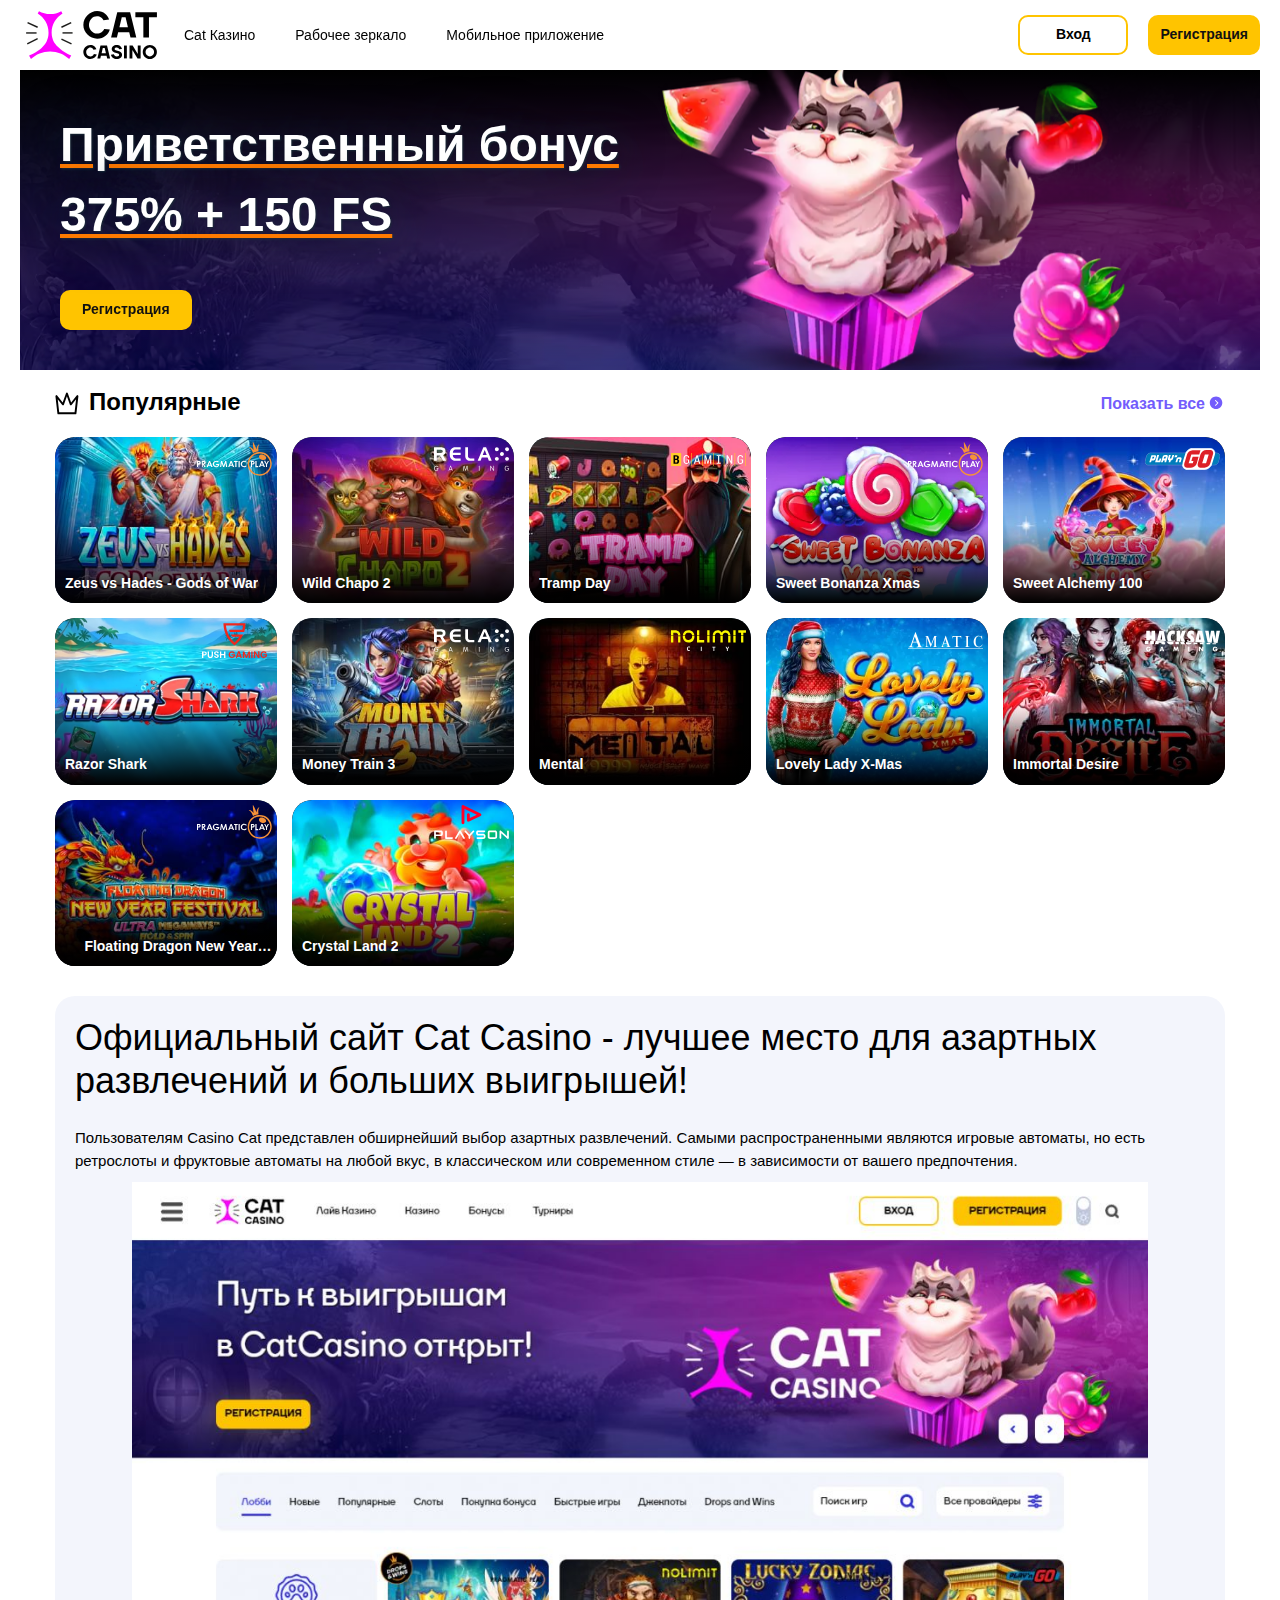
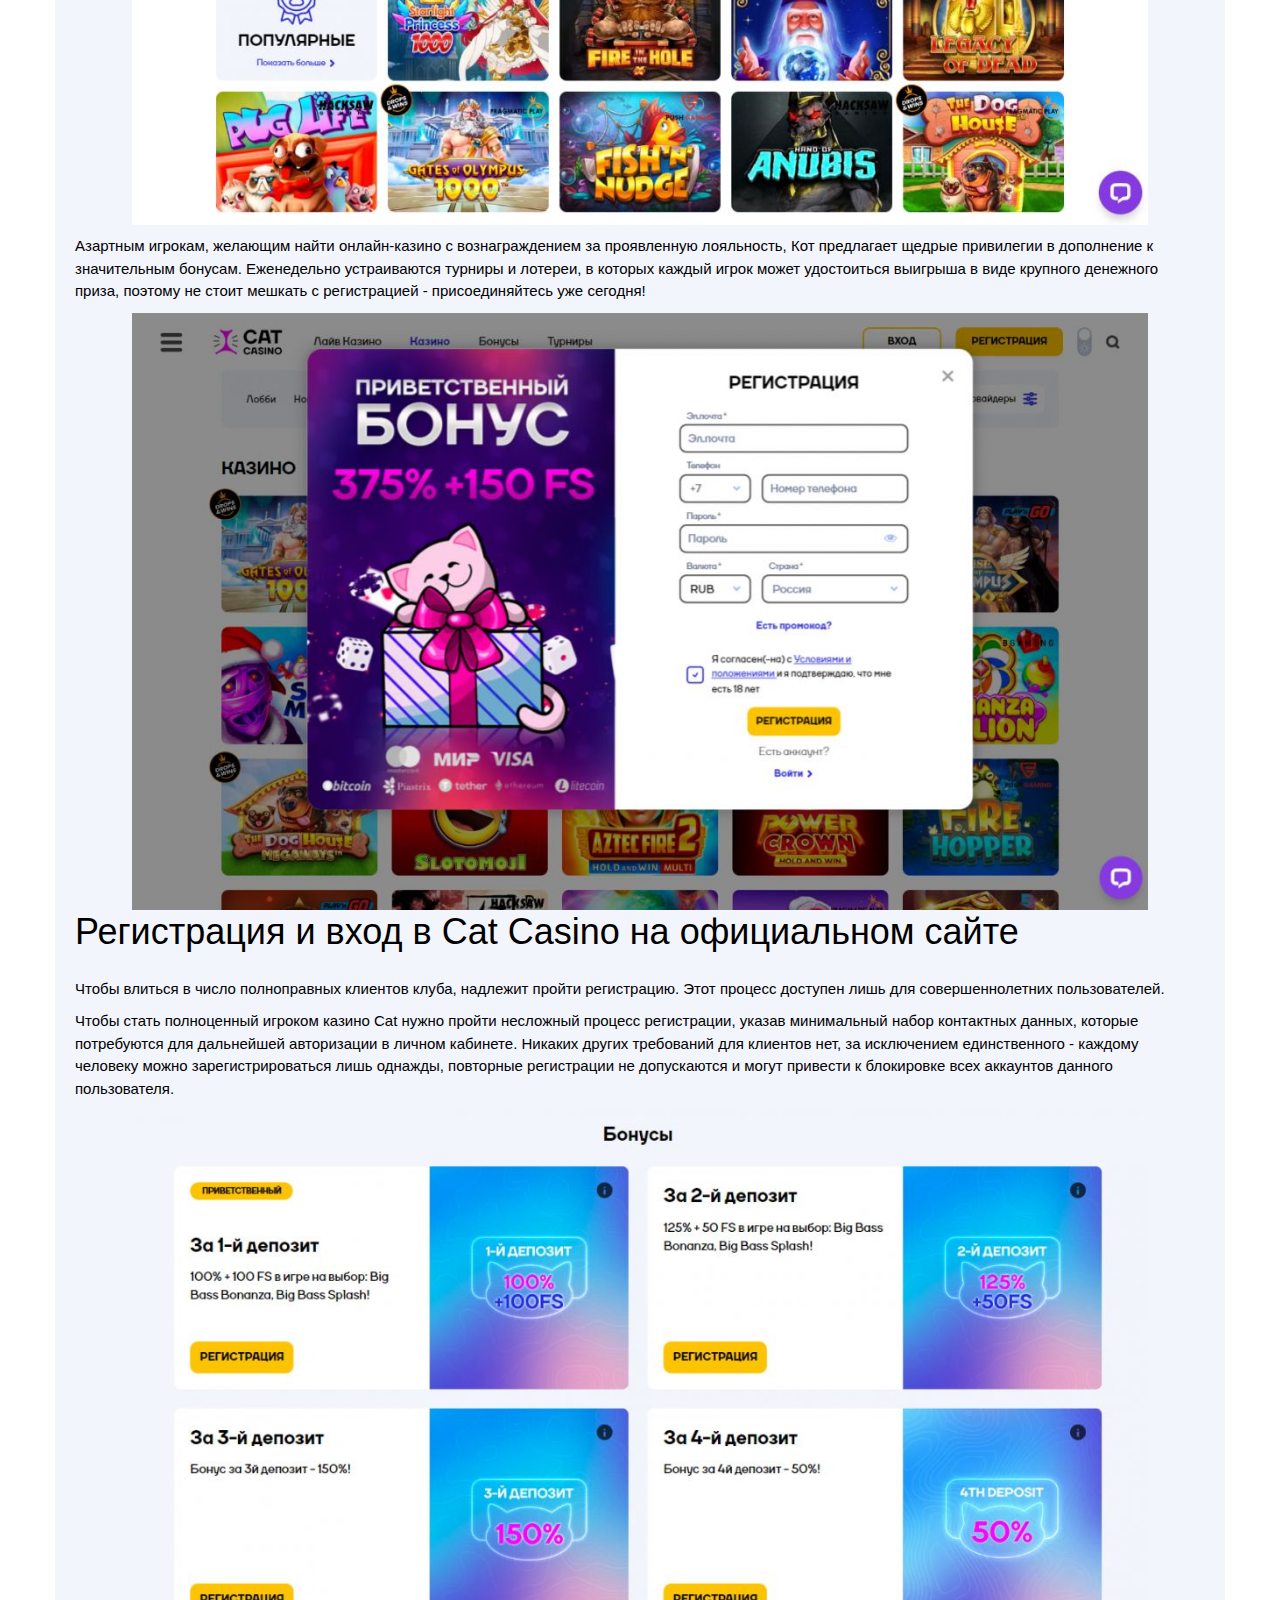
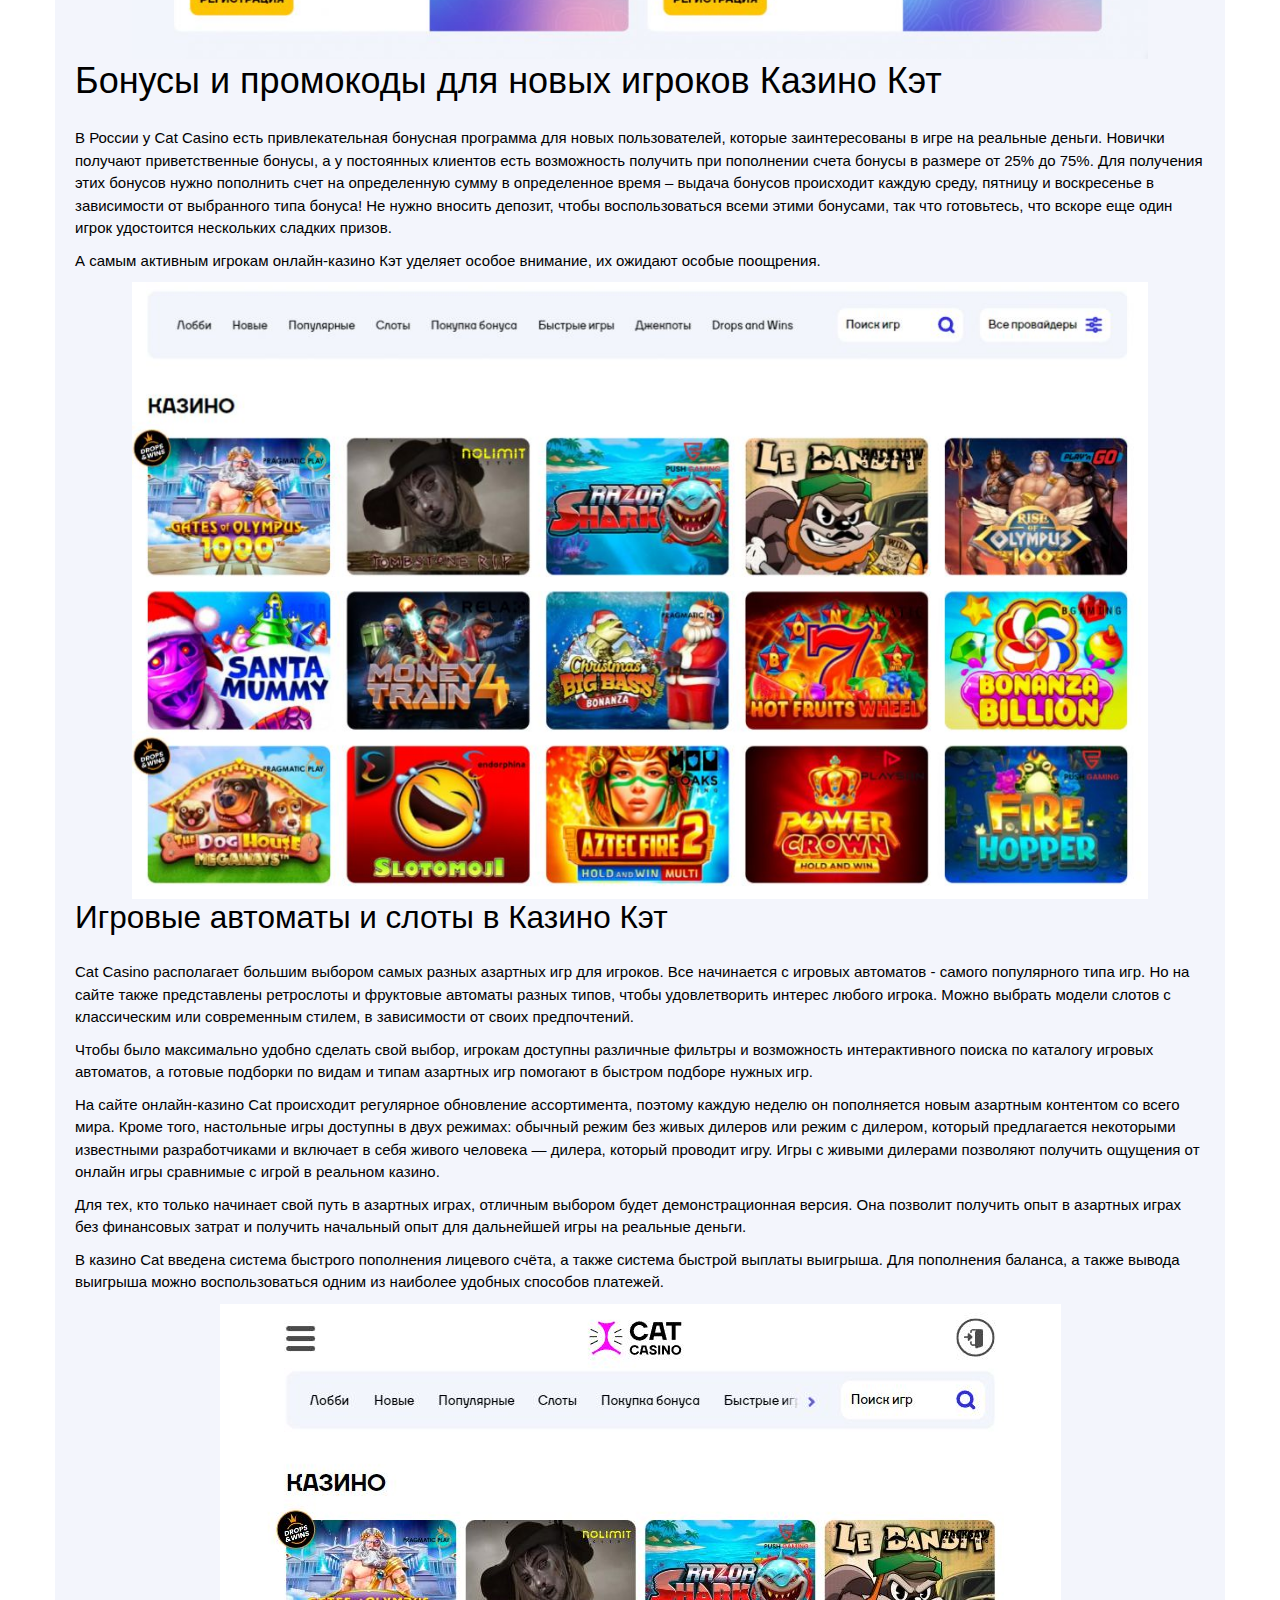
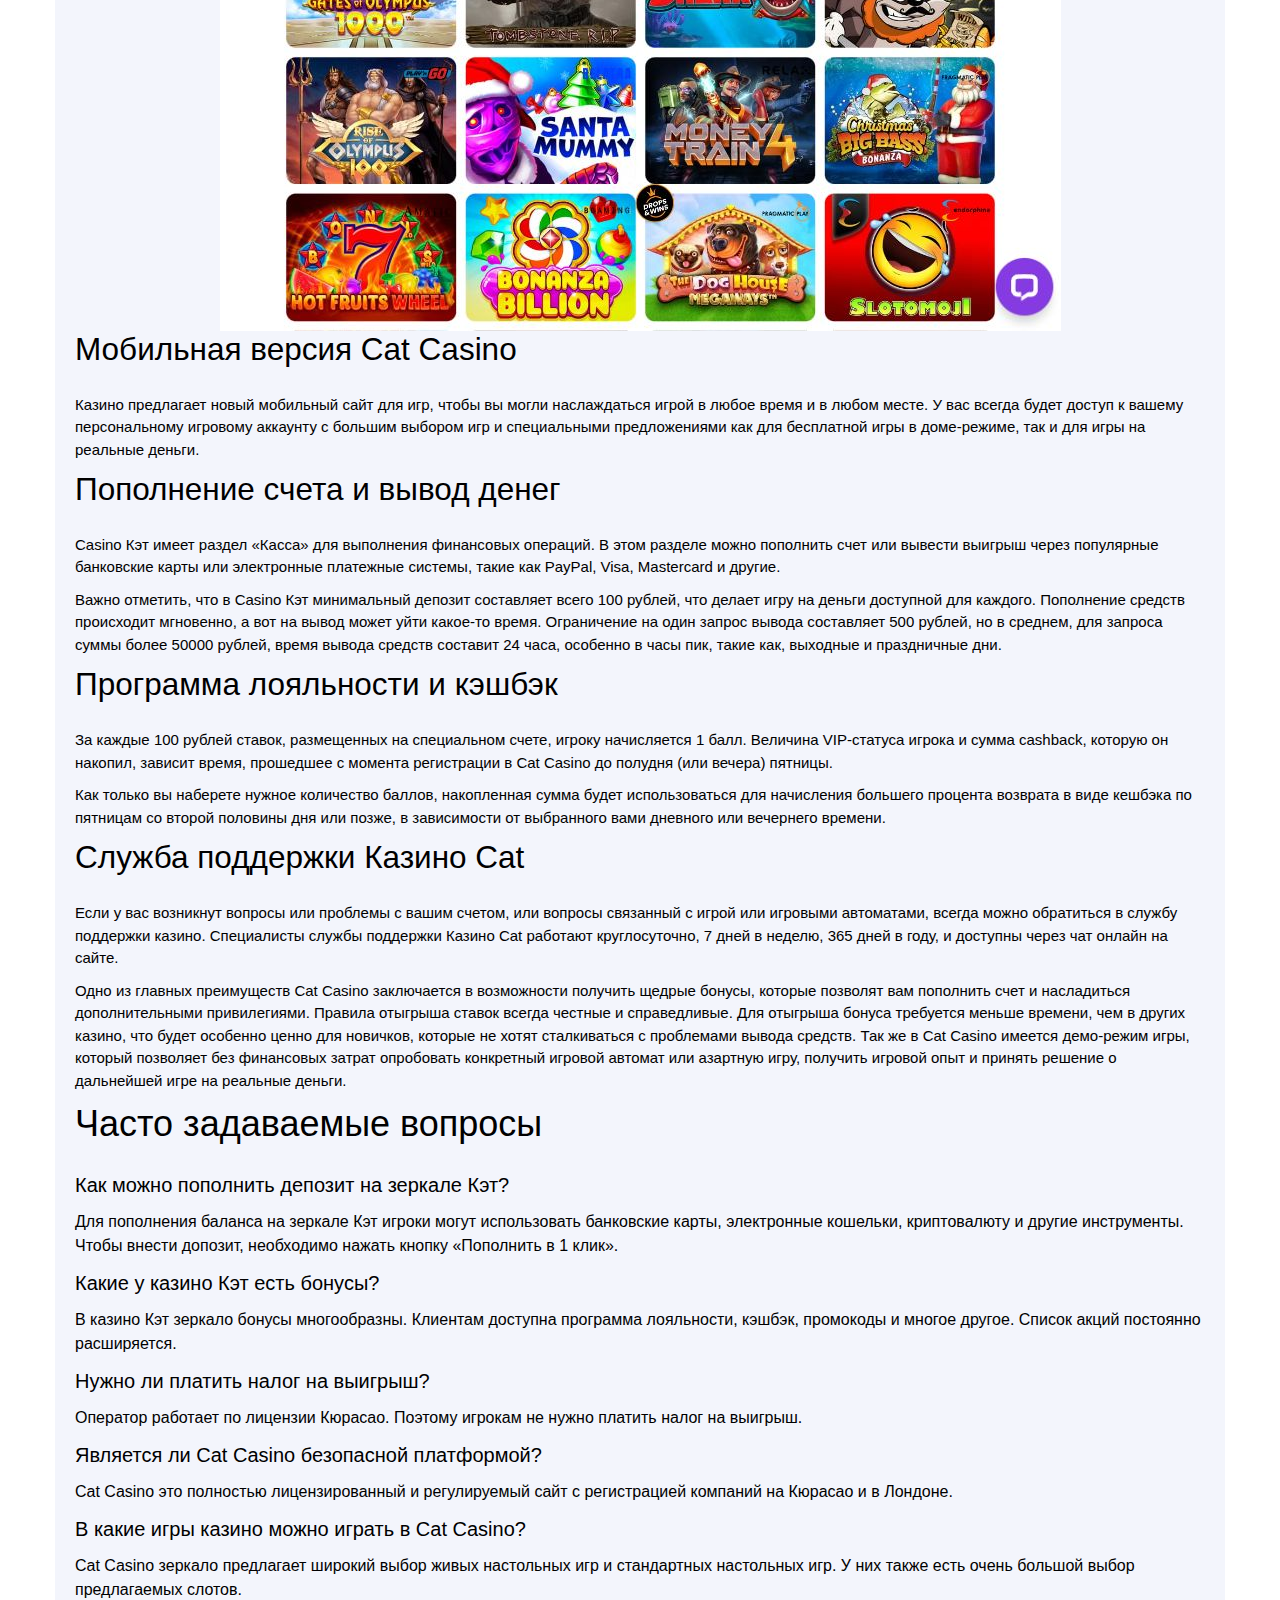
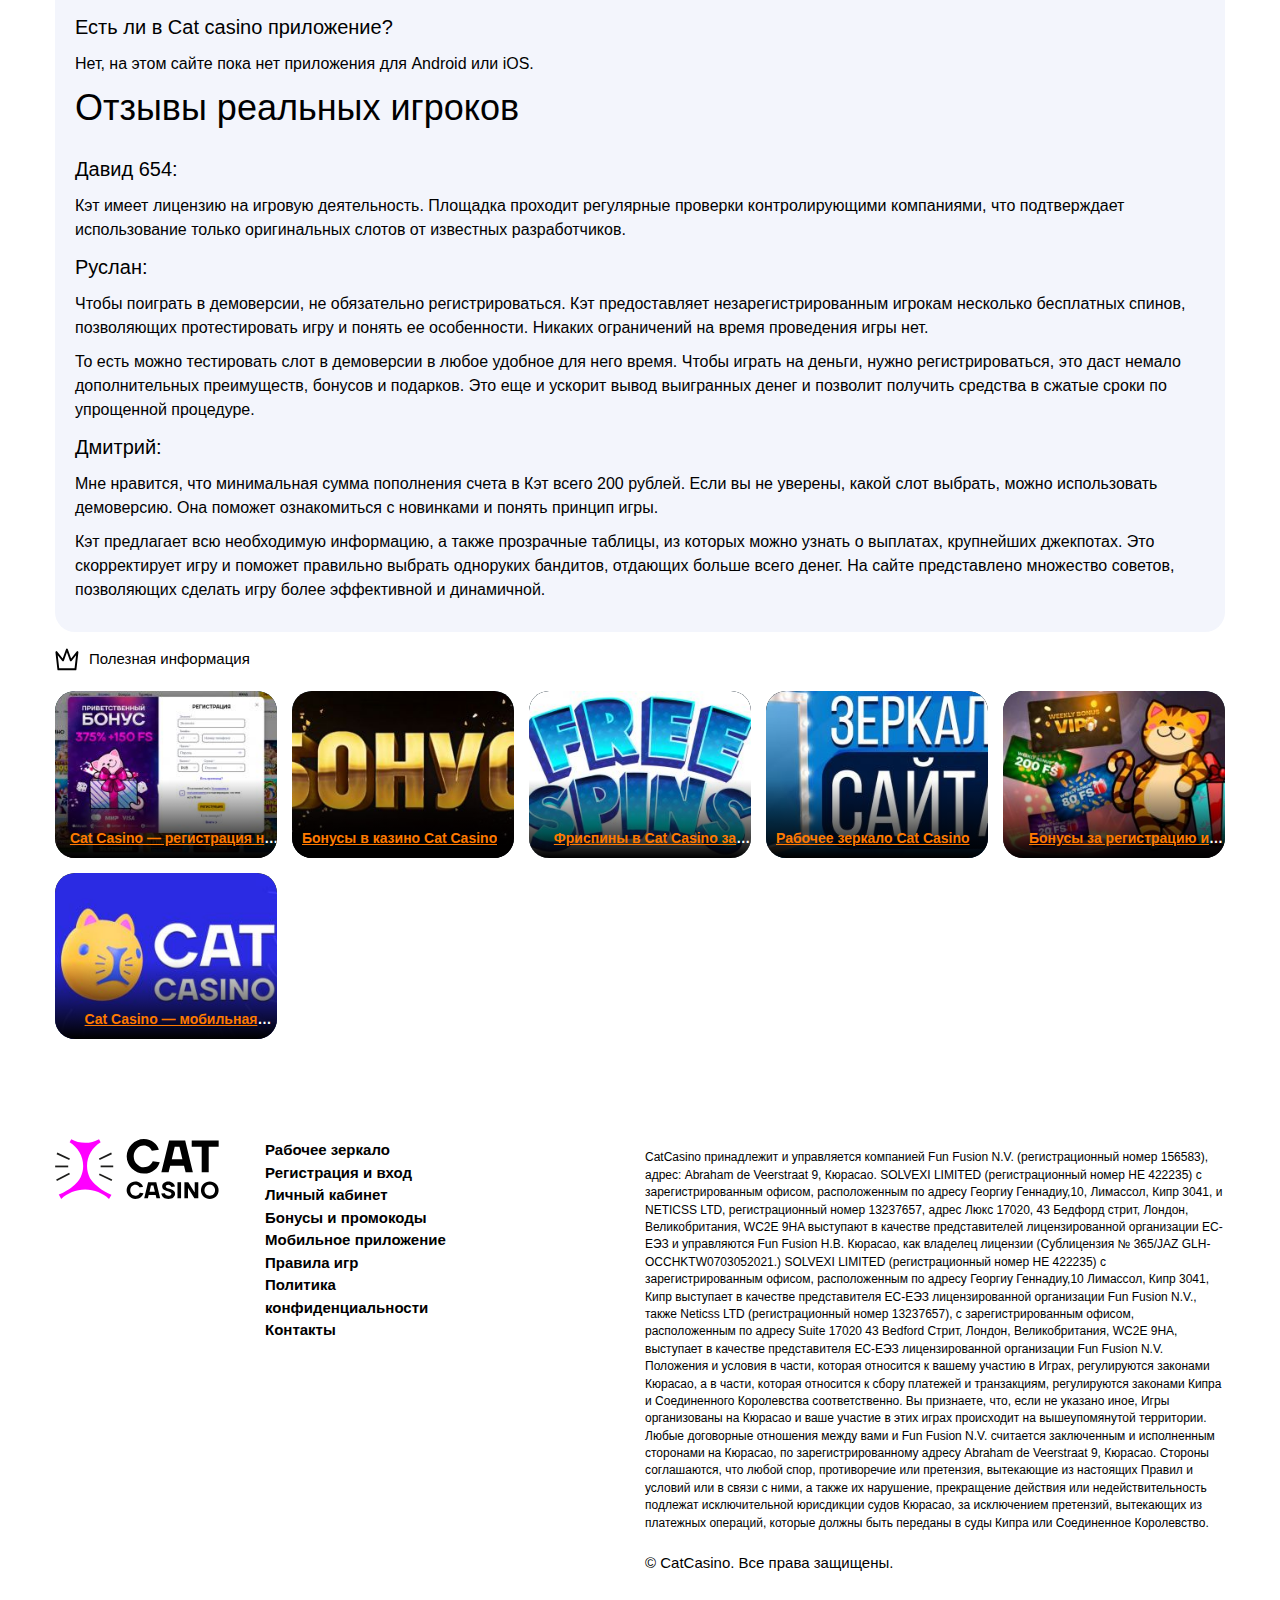
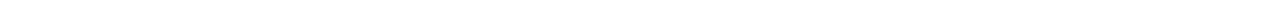
<file: index.html>
<!DOCTYPE html>
<html lang="ru" class="no-js">

<head>
	<meta charset="UTF-8" />
	<meta name="viewport" content="width=device-width, initial-scale=1" />
	<title>Казино Кэт</title>
	<link href="content/css/style.css" rel="stylesheet" />
	<link rel="shortcut icon" href="favicon.png" />
</head>

<body>
	<header>
		<div class="dlc-sections__header dlc-sections__header--theme-1">
			<div class="container">
				<div class="dlc-logo">
					<div class="dlc-logo-wrp">
						<a href="" class="hlink dlc-logo__image">
							<span class="dlc-icon-content">
								<svg width="601" height="220" viewBox="0 0 601 220" fill="none" xmlns="http://www.w3.org/2000/svg">
									<path
										d="M128.3 143.6C121.4 129.5 117.5 115.9 117.5 99.1C117.5 61.2 137.4 30.3 167.3 11.6L161.4 0.600006C146.3 9.10001 128.9 13.9 110.4 13.9C91.9998 13.9 74.5998 9.09999 59.5998 0.799988L53.6998 11.8C83.4998 30.5 103.3 61.4 103.3 99.2C103.3 114.7 99.8998 127.2 93.8998 140.5C70.2998 183.9 13.7998 203.9 13.7998 203.9L22.7998 219.8C45.6998 198.3 76.4998 185.1 110.4 185.1C144.3 185.1 175.1 198.3 198 219.8L207.3 204C207.2 204 155.9 184.9 128.3 143.6Z"
										fill="#FF00FF"></path>
									<g class="dynamic-color">
										<path
											d="M326.1 126.8C317.6 126.8 309.5 125.1 301.8 121.7C294.2 118.3 287.5 113.8 281.7 108C275.9 102.2 271.4 95.5 268 87.9C264.6 80.3 262.9 72.2 262.9 63.6C262.9 55.1 264.6 47 268 39.3C271.4 31.6 275.9 25 281.7 19.2C287.5 13.4 294.2 8.9 301.8 5.5C309.4 2.1 317.5 0.399994 326.1 0.399994C333.5 0.399994 340.3 1.50001 346.4 3.70001C352.5 5.90001 357.9 8.79999 362.5 12.4C367.1 16 370.9 20.2 374 24.9C377.1 29.6 379.4 34.5 380.8 39.4L355.1 42.7C353.9 40.3 352.4 37.9 350.5 35.6C348.7 33.3 346.5 31.2 344.1 29.5C341.7 27.7 338.9 26.3 335.8 25.3C332.7 24.2 329.2 23.7 325.2 23.7C320.4 23.7 315.8 24.7 311.4 26.8C307 28.9 303.1 31.7 299.7 35.3C296.3 38.9 293.6 43.1 291.6 47.9C289.6 52.7 288.6 57.9 288.6 63.6C288.6 69.2 289.6 74.5 291.6 79.3C293.6 84.1 296.3 88.3 299.7 91.9C303.1 95.5 307 98.3 311.4 100.4C315.8 102.5 320.4 103.5 325.2 103.5C329.5 103.5 333.4 102.9 336.9 101.8C340.4 100.6 343.5 99.1 346.2 97.1C348.9 95.1 351.3 92.8 353.3 90.2C355.3 87.6 357 84.9 358.4 82L384.1 85.3C382.7 90.5 380.3 95.6 377 100.6C373.7 105.6 369.6 110 364.7 113.9C359.8 117.8 354 120.9 347.5 123.3C341.1 125.6 333.9 126.8 326.1 126.8Z">
										</path>
										<path
											d="M418.3 5.60001H477.3L505.5 121.9H478.9L473.1 97.8H422.4L416.6 121.9H390L418.3 5.60001ZM428.2 74.5H467.2L456.4 28.8H439L428.2 74.5Z">
										</path>
										<path d="M501.3 28.8V5.5H600.1V28.8H563.6V121.8H537.9V28.8H501.3Z"></path>
										<path
											d="M294.7 219.8C290.4 219.8 286.3 218.9 282.4 217.2C278.5 215.5 275.1 213.2 272.2 210.3C269.3 207.4 267 204 265.3 200.1C263.6 196.2 262.7 192.1 262.7 187.8C262.7 183.5 263.6 179.4 265.3 175.5C267 171.6 269.3 168.2 272.2 165.3C275.1 162.4 278.5 160.1 282.4 158.4C286.3 156.7 290.4 155.8 294.7 155.8C298.5 155.8 301.9 156.4 305 157.5C308.1 158.6 310.8 160.1 313.2 161.9C315.5 163.7 317.5 165.8 319.1 168.2C320.7 170.6 321.8 173 322.6 175.6L309.5 177.3C308.9 176.1 308.1 174.9 307.2 173.7C306.3 172.5 305.2 171.5 304 170.6C302.8 169.7 301.4 169 299.8 168.5C298.2 168 296.4 167.7 294.4 167.7C292 167.7 289.7 168.2 287.4 169.3C285.2 170.3 283.2 171.8 281.5 173.6C279.8 175.4 278.4 177.6 277.4 180C276.4 182.4 275.9 185.1 275.9 188C275.9 190.9 276.4 193.5 277.4 196C278.4 198.4 279.8 200.6 281.5 202.4C283.2 204.2 285.2 205.7 287.4 206.7C289.6 207.7 292 208.3 294.4 208.3C296.6 208.3 298.6 208 300.3 207.4C302.1 206.8 303.6 206 305 205C306.4 204 307.6 202.8 308.6 201.5C309.6 200.2 310.5 198.8 311.2 197.3L324.3 199C323.6 201.6 322.4 204.2 320.7 206.7C319 209.2 317 211.5 314.5 213.4C312 215.4 309.1 217 305.8 218.2C302.3 219.2 298.7 219.8 294.7 219.8Z">
										</path>
										<path
											d="M341.4 158.4H371.3L385.6 217.3H372.1L369.2 205.1H343.5L340.6 217.3H327.1L341.4 158.4ZM346.5 193.3H366.3L360.8 170.1H352L346.5 193.3Z">
										</path>
										<path
											d="M426.9 200.5C426.9 198.7 426.1 197.3 424.4 196.2C422.7 195.1 420.6 194.2 418.1 193.3C415.6 192.5 412.8 191.6 409.9 190.8C407 190 404.2 188.8 401.7 187.4C399.2 186 397.1 184.2 395.4 182.1C393.7 179.9 392.9 177.1 392.9 173.6C392.9 171.4 393.4 169.3 394.5 167.1C395.6 165 397.1 163.1 399 161.4C401 159.7 403.3 158.4 406.2 157.4C409 156.4 412.2 155.9 415.6 155.9C419 155.9 422.2 156.4 424.9 157.3C427.6 158.2 430 159.5 432.1 161.2C434.1 162.9 435.8 164.8 437.1 167C438.4 169.2 439.4 171.5 440 174.1L426.9 175.8C426.1 173.5 424.7 171.6 422.9 170.1C421.1 168.6 418.6 167.8 415.5 167.8C412.5 167.8 410.2 168.5 408.6 169.9C407 171.3 406.2 172.8 406.2 174.5C406.2 176.2 407 177.5 408.7 178.5C410.4 179.5 412.5 180.4 415 181.1C417.5 181.9 420.3 182.7 423.2 183.5C426.1 184.4 428.9 185.5 431.4 187C433.9 188.5 436 190.3 437.7 192.6C439.4 194.9 440.2 197.8 440.2 201.5C440.2 203.8 439.6 206.1 438.5 208.3C437.4 210.5 435.8 212.5 433.7 214.2C431.6 215.9 429 217.3 426 218.4C423 219.5 419.6 220 415.8 220C412 220 408.6 219.5 405.7 218.5C402.8 217.5 400.2 216.1 398 214.4C395.8 212.7 394 210.5 392.6 208.1C391.2 205.7 390.1 203 389.4 200.2L402.5 198.5C403.3 201.3 404.8 203.6 407 205.4C409.2 207.2 412.1 208.2 416 208.2C419.9 208.2 422.6 207.5 424.3 206C426 204.4 426.9 202.6 426.9 200.5Z">
										</path>
										<path d="M462.2 217.3H449.1V158.4H462.2V217.3Z"></path>
										<path
											d="M511.5 195.4H512.3V158.4H525.4V217.3H511.1L488.4 180.3H487.6V217.3H474.5V158.4H488.8L511.5 195.4Z">
										</path>
										<path
											d="M599.9 187.8C599.9 192.2 599.1 196.4 597.4 200.3C595.7 204.2 593.4 207.6 590.5 210.4C587.6 213.3 584.2 215.6 580.2 217.3C576.3 219 572 219.8 567.5 219.8C563 219.8 558.7 219 554.8 217.3C550.9 215.6 547.4 213.3 544.5 210.4C541.6 207.5 539.3 204.1 537.6 200.3C535.9 196.4 535.1 192.3 535.1 187.8C535.1 183.4 535.9 179.2 537.6 175.3C539.3 171.4 541.6 168 544.5 165.2C547.4 162.3 550.8 160 554.8 158.3C558.7 156.6 563 155.8 567.5 155.8C572 155.8 576.3 156.6 580.2 158.3C584.1 160 587.6 162.3 590.5 165.2C593.4 168.1 595.7 171.5 597.4 175.3C599.1 179.1 599.9 183.4 599.9 187.8ZM548.1 187.8C548.1 190.7 548.6 193.3 549.7 195.8C550.7 198.2 552.1 200.4 553.9 202.2C555.7 204 557.7 205.5 560 206.5C562.3 207.5 564.8 208.1 567.5 208.1C570.1 208.1 572.6 207.6 575 206.5C577.3 205.5 579.4 204 581.1 202.2C582.9 200.4 584.3 198.2 585.3 195.8C586.3 193.4 586.9 190.7 586.9 187.8C586.9 184.9 586.4 182.3 585.3 179.8C584.2 177.3 582.9 175.2 581.1 173.4C579.3 171.6 577.3 170.1 575 169.1C572.7 168.1 570.2 167.5 567.5 167.5C564.9 167.5 562.4 168 560 169.1C557.7 170.1 555.6 171.6 553.9 173.4C552.1 175.2 550.7 177.4 549.7 179.8C548.7 182.2 548.1 185 548.1 187.8Z">
										</path>
									</g>
									<g class="whisker">
										<path d="M51.8751 123.8L4.22803 148.131L7.18421 153.92L54.8313 129.588L51.8751 123.8Z"></path>
										<path d="M48.4001 97.4H0.600098V103.9H48.4001V97.4Z"></path>
										<path d="M8.51495 49.8706L5.75635 55.7564L51.9368 77.4008L54.6954 71.515L8.51495 49.8706Z"></path>
										<path d="M205.821 49.888L160.976 71.546L163.803 77.3992L208.648 55.7412L205.821 49.888Z"></path>
										<path d="M213.5 97.2H167.3V103.7H213.5V97.2Z"></path>
										<path d="M163.753 126.443L160.995 132.329L207.175 153.973L209.934 148.087L163.753 126.443Z"></path>
									</g>
								</svg>
							</span>
						</a>
					</div>
				</div>
				<div _gdhost-dlc-app-c144="" class="dlc-main-menu dlc-main-menu--theme-default">
					<div class="dlc-main-menu__content">
						<div class="swiper-wrapper">
							<div style="margin-right: 40px;"><a _gdcontent-dlc-app-c180="" class="hlink dlc-menu__link" title=""
									href=""> Cat Казино </a></div>
							<a style="margin-right: 40px;"><span _gdcontent-dlc-app-c180="" class="hlink dlc-menu__link" title=""
									href=""> Рабочее зеркало </span></a>
							<a style="margin-right: 40px;"><span _gdcontent-dlc-app-c180="" class="hlink dlc-menu__link" title=""
									href=""> Мобильное приложение </span></a>
						</div>
					</div>
				</div>
				<div _gdhost-dlc-app-c109="" class="dlc-login-signup dlc-login-signup--theme-default">
					<a style="text-decoration: none; display: table;text-align: center;" _gdhost-dlc-app-c80=""
						class="hlink dlc-btn dlc-btn--size-default dlc-btn--theme-default dlc-btn--theme-mod-secondary dlc-btn--type-default"
						href="">
						<span _gdcontent-dlc-app-c80="" class="dlc-btn__text"> Вход </span>
					</a>
					<a style="text-decoration: none; display: table;" _gdhost-dlc-app-c80=""
						class="hlink dlc-btn dlc-btn--size-default dlc-btn--theme-default dlc-btn--theme-mod-default dlc-btn--type-default"
						href="">
						<span _gdcontent-dlc-app-c80="" class="dlc-btn__text"> Регистрация </span>
					</a>
				</div>
			</div>
		</div>
	</header>
	<div
		class="dlc-sections__banner-section dlc-sections__banner-section--fluid dlc-sections__banner-section--theme-default">
		<div _gdhost-dlc-app-c193=""
			class="dlc-slider dlc-slider--theme-default-banner dlc-slider--theme-mod-ears dlc-slider--type-default">
			<div _gdcontent-dlc-app-c193="" class="dlc-slider__wrapper">
				<div class="swiper-wrapper">
					<div class="swiper-slide">
						<div _gdhost-dlc-app-c192="" class="dlc-banner dlc-banner--theme-default-banner">
							<div class="ng-padding-banner">
								<a href="" class="hlink">
									<div class="banner banner-3">
										<div class="banner_bg"><img title="" src="content/img/BannerCat-2.avif"
												style="transform: initial;" /></div>
										<div class="container">
											<div class="banner__title">Приветственный бонус</div>
											<div class="banner__title">375% + 150 FS</div>
											<a href="" style="text-decoration: none; display: table;"
												class="hlink dlc-btn dlc-btn--theme-default dlc-btn--type-default dlc-banner--theme-default-banne"
												_gdhost-dlc-app-c80="">
												<span _gdcontent-dlc-app-c80="" class="dlc-btn__text"> Регистрация </span>
											</a>
										</div>
										<div class="banner__decor banner__decor--center"><img title="" src="content/img/public-2.webp" />
										</div>
									</div>
								</a>
							</div>
						</div>
					</div>
				</div>
			</div>
		</div>
	</div>
	<div class="dlc-sections__content-games-top dlc-sections__content-games-top--theme-default">
		<div class="container">
			<div _gdhost-dlc-app-c205=""
				class="dlc-games-grid dlc-games-grid--theme-default dlc-games-grid--theme-mod-default dlc-games-grid--title-icon dlc-games-grid--type-default">
				<div _gdcontent-dlc-app-c205="" class="ng-tns-c205-4 dlc-games-grid__header ng-star-inserted">
					<span _gdcontent-dlc-app-c205="" dlc-icon=""
						class="ng-tns-c205-4 dlc-games-grid__title-icon dlc-icon dlc-icon--theme-default dlc-icon--theme-mod-default dlc-icon--type-default dlc-icon--loaded dlc-icon--svg"
						data-dlc-element="dlc-icon">
						<span class="dlc-icon-content">
							<svg width="20" height="20" viewBox="0 0 20 20" fill="currentColor" xmlns="http://www.w3.org/2000/svg">
								<path
									d="M9.92 1.27a.8.8 0 0 1 .76.53l2.77 7.73 4.62-5.8a.8.8 0 0 1 1.42.6l-1.64 14.33a.8.8 0 0 1-.8.7H2.8a.8.8 0 0 1-.8-.7L.37 4.32a.8.8 0 0 1 1.42-.59l4.61 5.8L9.17 1.8a.8.8 0 0 1 .75-.53Zm0 3.17-2.5 6.98a.8.8 0 0 1-1.39.23L2.27 6.9 3.5 17.76h12.83l1.24-10.85-3.77 4.74a.8.8 0 0 1-1.38-.23l-2.5-6.98Z">
								</path>
							</svg>
						</span>
					</span>
					<div _gdcontent-dlc-app-c205="" _gdhost-dlc-app-c128=""
						class="ng-tns-c205-4 dlc-games-grid__title dlc-title dlc-title--theme-default dlc-title--theme-mod-default dlc-title--type-default">
						<a _gdcontent-dlc-app-c128="" class="hlink dlc-title__main-link" href="">
							Популярные
							<span _gdcontent-dlc-app-c128="" dlc-icon="" iconpath="content/img/arrow.svg" data-dlc-element="dlc-icon"
								class="dlc-icon dlc-icon--theme-default dlc-icon--theme-mod-default dlc-icon--type-default dlc-icon--loaded dlc-icon--svg">
								<span class="dlc-icon-content">
									<svg width="7" height="12" viewBox="0 0 7 12" fill="currentColor" xmlns="http://www.w3.org/2000/svg">
										<path
											d="M1.38356 11.77C1.23288 11.9188 1.0411 12 0.815069 12C0.363014 12 4.76837e-07 11.6483 4.76837e-07 11.2018C4.76837e-07 10.9786 0.0958905 10.7756 0.253425 10.6201L5.04795 5.99324L0.253425 1.37993C0.0958905 1.22435 4.76837e-07 1.01466 4.76837e-07 0.798196C4.76837e-07 0.351747 0.363014 0 0.815069 0C1.0411 0 1.23288 0.0811725 1.38356 0.229989L6.71233 5.37091C6.90411 5.54679 6.99315 5.76325 7 6C7 6.23675 6.90411 6.43968 6.71233 6.62232L1.38356 11.77Z">
										</path>
									</svg>
								</span>
							</span>
						</a>
					</div>
					<a _gdcontent-dlc-app-c205="" class="hlink ng-tns-c205-4 dlc-games-grid__link" href="">
						<span _gdcontent-dlc-app-c205="" class="ng-tns-c205-4">Показать все</span>
						<span _gdcontent-dlc-app-c205="" dlc-icon="" iconpath="content/img/arrow.svg"
							class="ng-tns-c205-4 dlc-icon dlc-icon--theme-default dlc-icon--theme-mod-default dlc-icon--type-default dlc-icon--loaded dlc-icon--svg"
							data-dlc-element="dlc-icon">
							<span class="dlc-icon-content">
								<svg width="10" height="8" viewBox="0 0 10 8" fill="none" xmlns="http://www.w3.org/2000/svg">
									<path
										d="M5.77466e-08 1.32109C7.26125e-08 1.66118 0.121736 2.00769 0.377386 2.26437L4.28762 6.26723C4.68013 6.66904 5.3265 6.66883 5.71875 6.26676L9.62337 2.26437C10.1225 1.75102 10.1286 0.9104 9.62337 0.390634C9.13033 -0.122716 8.3147 -0.129133 7.81557 0.390634L4.99733 3.2718L2.18518 0.384211C1.67997 -0.129138 0.870419 -0.129132 0.371293 0.390634C0.127816 0.647309 4.31611e-08 0.987411 5.77466e-08 1.32109Z">
									</path>
								</svg>
							</span>
						</span>
					</a>
				</div>
				<div _gdcontent-dlc-app-c205="" class="ng-tns-c205-4 dlc-games-grid__list dlc-games-grid__list-a"></div>
			</div>
		</div>
	</div>
	<div class="container">
		<div style="margin: 30px auto 15px;">
			<div class="block_security content" style="max-width: 10000px;">
				<article>
					<h1 title="">Официальный сайт Cat Casino - лучшее место для азартных развлечений и больших выигрышей!
					</h1>
					<p>
						Пользователям Casino Cat представлен обширнейший выбор азартных развлечений. Самыми распространенными
						являются игровые автоматы, но есть ретрослоты и фруктовые автоматы на любой вкус, в классическом или
						современном стиле — в зависимости от вашего предпочтения.
					</p>
					<a href="" class="hlink"> <img src="content/img/cat-casino-site-1160x-12e.jpg" alt="" title=""
							class="align-canter" /> </a>
					<p>
						Азартным игрокам, желающим найти онлайн-казино с вознаграждением за проявленную лояльность, Кот предлагает
						щедрые привилегии в дополнение к значительным бонусам. Еженедельно устраиваются турниры и лотереи, в
						которых каждый игрок может удостоиться выигрыша в виде крупного денежного приза, поэтому не стоит мешкать с
						регистрацией - присоединяйтесь уже сегодня!
					</p>
					<a href="" class="hlink"> <img src="content/img/cat-casino-reg-1160x-3ad.jpg" alt="" title=""
							class="align-canter" /> </a>
					<h2>Регистрация и вход в Cat Casino на официальном сайте</h2>
					<p>Чтобы влиться в число полноправных клиентов клуба, надлежит пройти регистрацию. Этот процесс доступен лишь
						для совершеннолетних пользователей.</p>
					<p>
						Чтобы стать полноценный игроком казино Cat нужно пройти несложный процесс регистрации, указав минимальный
						набор контактных данных, которые потребуются для дальнейшей авторизации в личном кабинете. Никаких других
						требований для клиентов нет, за исключением единственного - каждому человеку можно зарегистрироваться лишь
						однажды, повторные регистрации не допускаются и могут привести к блокировке всех аккаунтов данного
						пользователя.
					</p>
					<a href="" class="hlink"> <img src="content/img/cat-casino-bonus-1160x-816.jpg" alt="" title=""
							class="align-canter" /> </a>
					<h2>Бонусы и промокоды для новых игроков Казино Кэт</h2>
					<p>
						В России у Cat Casino есть привлекательная бонусная программа для новых пользователей, которые
						заинтересованы в игре на реальные деньги. Новички получают приветственные бонусы, а у постоянных клиентов
						есть
						возможность получить при пополнении счета бонусы в размере от 25% до 75%. Для получения этих бонусов нужно
						пополнить счет на определенную сумму в определенное время – выдача бонусов происходит каждую среду,
						пятницу и воскресенье в зависимости от выбранного типа бонуса! Не нужно вносить депозит, чтобы
						воспользоваться всеми этими бонусами, так что готовьтесь, что вскоре еще один игрок удостоится нескольких
						сладких
						призов.
					</p>
					<p>А самым активным игрокам онлайн-казино Кэт уделяет особое внимание, их ожидают особые поощрения.</p>
					<a href="" class="hlink"> <img src="content/img/cat-casino-games-1160x-816.jpg" alt="" title=""
							class="align-canter" /> </a>
					<h3>Игровые автоматы и слоты в Казино Кэт</h3>
					<p>
						Cat Casino располагает большим выбором самых разных азартных игр для игроков. Все начинается с игровых
						автоматов - самого популярного типа игр. Но на сайте также представлены ретрослоты и фруктовые автоматы
						разных типов, чтобы удовлетворить интерес любого игрока. Можно выбрать модели слотов с классическим или
						современным стилем, в зависимости от своих предпочтений.
					</p>
					<p>
						Чтобы было максимально удобно сделать свой выбор, игрокам доступны различные фильтры и возможность
						интерактивного поиска по каталогу игровых автоматов, а готовые подборки по видам и типам азартных игр
						помогают в
						быстром подборе нужных игр.
					</p>
					<p>
						На сайте онлайн-казино Cat происходит регулярное обновление ассортимента, поэтому каждую неделю он
						пополняется новым азартным контентом со всего мира. Кроме того, настольные игры доступны в двух режимах:
						обычный
						режим без живых дилеров или режим с дилером, который предлагается некоторыми известными разработчиками и
						включает в себя живого человека — дилера, который проводит игру. Игры с живыми дилерами позволяют получить
						ощущения от онлайн игры сравнимые с игрой в реальном казино.
					</p>
					<p>
						Для тех, кто только начинает свой путь в азартных играх, отличным выбором будет демонстрационная версия. Она
						позволит получить опыт в азартных играх без финансовых затрат и получить начальный опыт для дальнейшей
						игры на реальные деньги.
					</p>
					<p>
						В казино Cat введена система быстрого пополнения лицевого счёта, а также система быстрой выплаты выигрыша.
						Для пополнения баланса, а также вывода выигрыша можно воспользоваться одним из наиболее удобных способов
						платежей.
					</p>
					<a href="" class="hlink"> <img src="content/img/cat-casino-mobile-1160x-067.jpg" alt="" title=""
							class="align-canter" /> </a>
					<h3>Мобильная версия Cat Casino</h3>
					<p>
						Казино предлагает новый мобильный сайт для игр, чтобы вы могли наслаждаться игрой в любое время и в любом
						месте. У вас всегда будет доступ к вашему персональному игровому аккаунту с большим выбором игр и
						специальными предложениями как для бесплатной игры в доме-режиме, так и для игры на реальные деньги.
					</p>
					<h3>Пополнение счета и вывод денег</h3>
					<p>
						Casino Кэт имеет раздел «Касса» для выполнения финансовых операций. В этом разделе можно пополнить счет или
						вывести выигрыш через популярные банковские карты или электронные платежные системы, такие как PayPal,
						Visa, Mastercard и другие.
					</p>
					<p>
						Важно отметить, что в Casino Кэт минимальный депозит составляет всего 100 рублей, что делает игру на деньги
						доступной для каждого. Пополнение средств происходит мгновенно, а вот на вывод может уйти какое-то
						время. Ограничение на один запрос вывода составляет 500 рублей, но в среднем, для запроса суммы более 50000
						рублей, время вывода средств составит 24 часа, особенно в часы пик, такие как, выходные и праздничные
						дни.
					</p>
					<h3>Программа лояльности и кэшбэк</h3>
					<p>
						За каждые 100 рублей ставок, размещенных на специальном счете, игроку начисляется 1 балл. Величина
						VIP-статуса игрока и сумма cashback, которую он накопил, зависит время, прошедшее с момента регистрации в
						Cat
						Casino до полудня (или вечера) пятницы.
					</p>
					<p>
						Как только вы наберете нужное количество баллов, накопленная сумма будет использоваться для начисления
						большего процента возврата в виде кешбэка по пятницам со второй половины дня или позже, в зависимости от
						выбранного вами дневного или вечернего времени.
					</p>
					<h3>Служба поддержки Казино Cat</h3>
					<p>
						Если у вас возникнут вопросы или проблемы с вашим счетом, или вопросы связанный с игрой или игровыми
						автоматами, всегда можно обратиться в службу поддержки казино. Специалисты службы поддержки Казино Cat
						работают
						круглосуточно, 7 дней в неделю, 365 дней в году, и доступны через чат онлайн на сайте.
					</p>
					<p>
						Одно из главных преимуществ Cat Casino заключается в возможности получить щедрые бонусы, которые позволят
						вам пополнить счет и насладиться дополнительными привилегиями. Правила отыгрыша ставок всегда честные и
						справедливые. Для отыгрыша бонуса требуется меньше времени, чем в других казино, что будет особенно ценно
						для новичков, которые не хотят сталкиваться с проблемами вывода средств. Так же в Cat Casino имеется
						демо-режим игры, который позволяет без финансовых затрат опробовать конкретный игровой автомат или азартную
						игру, получить игровой опыт и принять решение о дальнейшей игре на реальные деньги.
					</p>
					<div class="faq" itemscope itemtype="http://schema.org/FAQPage">
						<h2>Часто задаваемые вопросы</h2>
						<div class="faq__item" itemprop="mainEntity" itemscope itemtype="http://schema.org/Question">
							<div class="faq__name" itemprop="name">Как можно пополнить депозит на зеркале Кэт?

							</div>
							<div class="faq__body" itemscope itemprop="acceptedAnswer" itemtype="http://schema.org/Answer">
								<p class="faq__text" itemprop="text">Для пополнения баланса на зеркале Кэт игроки могут использовать
									банковские карты, электронные кошельки, криптовалюту и другие инструменты. Чтобы внести допозит,
									необходимо нажать кнопку «Пополнить в 1 клик».

								</p>
							</div>
						</div>
						<div class="faq__item" itemprop="mainEntity" itemscope itemtype="http://schema.org/Question">
							<div class="faq__name" itemprop="name">Какие у казино Кэт есть бонусы?

							</div>
							<div class="faq__body" itemscope itemprop="acceptedAnswer" itemtype="http://schema.org/Answer">
								<p class="faq__text" itemprop="text">В казино Кэт зеркало бонусы многообразны. Клиентам доступна
									программа лояльности, кэшбэк, промокоды и многое другое. Список акций постоянно расширяется.

								</p>
							</div>
						</div>
						<div class="faq__item" itemprop="mainEntity" itemscope itemtype="http://schema.org/Question">
							<div class="faq__name" itemprop="name">Нужно ли платить налог на выигрыш?

							</div>
							<div class="faq__body" itemscope itemprop="acceptedAnswer" itemtype="http://schema.org/Answer">
								<p class="faq__text" itemprop="text">Оператор работает по лицензии Кюрасао. Поэтому игрокам не нужно
									платить налог на выигрыш.

								</p>
							</div>
						</div>
						<div class="faq__item" itemprop="mainEntity" itemscope itemtype="http://schema.org/Question">
							<div class="faq__name" itemprop="name">Является ли Cat Casino безопасной платформой?

							</div>
							<div class="faq__body" itemscope itemprop="acceptedAnswer" itemtype="http://schema.org/Answer">
								<p class="faq__text" itemprop="text">Cat Casino это полностью лицензированный и регулируемый сайт с
									регистрацией компаний на Кюрасао и в Лондоне.

								</p>
							</div>
						</div>
						<div class="faq__item" itemprop="mainEntity" itemscope itemtype="http://schema.org/Question">
							<div class="faq__name" itemprop="name">В какие игры казино можно играть в Cat Casino?

							</div>
							<div class="faq__body" itemscope itemprop="acceptedAnswer" itemtype="http://schema.org/Answer">
								<p class="faq__text" itemprop="text">Cat Casino зеркало предлагает широкий выбор живых настольных игр и
									стандартных настольных игр. У них также есть очень большой выбор предлагаемых слотов.

								</p>
							</div>
						</div>
						<div class="faq__item" itemprop="mainEntity" itemscope itemtype="http://schema.org/Question">
							<div class="faq__name" itemprop="name">Есть ли в Cat casino приложение?</div>
							<div class="faq__body" itemscope itemprop="acceptedAnswer" itemtype="http://schema.org/Answer">
								<p class="faq__text" itemprop="text">Нет, на этом сайте пока нет приложения для Android или iOS.

								</p>
							</div>
						</div>
					</div>
					<div class="reviews">
						<h2>Отзывы реальных игроков</h2>
						<div class="reviews__item" itemscope itemtype="https://schema.org/Review">
							<div class="reviews__top" itemprop="author" itemscope itemtype="https://schema.org/Person">
								<div class="reviews__name" itemprop="name">Давид 654:
								</div>
							</div>
							<div class="reviews__body" itemprop="reviewBody">
								<p>Кэт имеет лицензию на игровую деятельность. Площадка проходит регулярные проверки контролирующими
									компаниями, что подтверждает использование только оригинальных слотов от известных разработчиков.

								</p>
							</div>
							<div class="reviews__comp" itemprop="itemReviewed" itemscope itemtype="https://schema.org/Organization">
								<meta itemprop="name" content="Отзыв о cat-casino">
							</div>
						</div>
						<div class="reviews__item" itemscope itemtype="https://schema.org/Review">
							<div class="reviews__top" itemprop="author" itemscope itemtype="https://schema.org/Person">
								<div class="reviews__name" itemprop="name">Руслан:</div>
							</div>
							<div class="reviews__body" itemprop="reviewBody">
								<p>Чтобы поиграть в демоверсии, не обязательно регистрироваться. Кэт предоставляет незарегистрированным
									игрокам несколько бесплатных спинов, позволяющих протестировать игру и понять ее особенности. Никаких
									ограничений на время проведения игры нет.

								</p>
								<p>То есть можно тестировать слот в демоверсии в любое удобное для него время. Чтобы играть на деньги,
									нужно регистрироваться, это даст немало дополнительных преимуществ, бонусов и подарков. Это еще и
									ускорит вывод выигранных денег и позволит получить средства в сжатые сроки по упрощенной процедуре.

								</p>
							</div>
							<div class="reviews__comp" itemprop="itemReviewed" itemscope itemtype="https://schema.org/Organization">
								<meta itemprop="name" content="Отзыв о cat-casino">
							</div>
						</div>
						<div class="reviews__item" itemscope itemtype="https://schema.org/Review">
							<div class="reviews__top" itemprop="author" itemscope itemtype="https://schema.org/Person">
								<div class="reviews__name" itemprop="name">Дмитрий:</div>
							</div>
							<div class="reviews__body" itemprop="reviewBody">
								<p>Мне нравится, что минимальная сумма пополнения счета в Кэт всего 200 рублей. Если вы не уверены,
									какой слот выбрать, можно использовать демоверсию. Она поможет ознакомиться с новинками и понять
									принцип игры.

								</p>
								<p>Кэт предлагает всю необходимую информацию, а также прозрачные таблицы, из которых можно узнать о
									выплатах, крупнейших джекпотах. Это скорректирует игру и поможет правильно выбрать одноруких бандитов,
									отдающих больше всего денег. На сайте представлено множество советов, позволяющих сделать игру более
									эффективной и динамичной.

								</p>
							</div>
							<div class="reviews__comp" itemprop="itemReviewed" itemscope itemtype="https://schema.org/Organization">
								<meta itemprop="name" content="Отзыв о cat-casino">
							</div>
						</div>
					</div>
				</article>
			</div>
		</div>
	</div>
	<div class="dlc-sections__content-games-top dlc-sections__content-games-top--theme-default">
		<div class="container">
			<div _gdhost-dlc-app-c205=""
				class="dlc-games-grid dlc-games-grid--theme-default dlc-games-grid--theme-mod-default dlc-games-grid--title-icon dlc-games-grid--type-default">
				<div _gdcontent-dlc-app-c205="" class="dlc-games-grid__header ng-star-inserted">
					<span _gdcontent-dlc-app-c205=""
						class="dlc-games-grid__title-icon dlc-icon dlc-icon--theme-default dlc-icon--theme-mod-default dlc-icon--type-default dlc-icon--loaded dlc-icon--svg"
						data-dlc-element="dlc-icon">
						<span class="dlc-icon-content">
							<svg width="20" height="20" viewBox="0 0 20 20" fill="currentColor" xmlns="http://www.w3.org/2000/svg">
								<path
									d="M9.92 1.27a.8.8 0 0 1 .76.53l2.77 7.73 4.62-5.8a.8.8 0 0 1 1.42.6l-1.64 14.33a.8.8 0 0 1-.8.7H2.8a.8.8 0 0 1-.8-.7L.37 4.32a.8.8 0 0 1 1.42-.59l4.61 5.8L9.17 1.8a.8.8 0 0 1 .75-.53Zm0 3.17-2.5 6.98a.8.8 0 0 1-1.39.23L2.27 6.9 3.5 17.76h12.83l1.24-10.85-3.77 4.74a.8.8 0 0 1-1.38-.23l-2.5-6.98Z">
								</path>
							</svg>
						</span>
					</span>
					<div _gdcontent-dlc-app-c205="" _gdhost-dlc-app-c128=""
						class="dlc-games-grid__title dlc-title dlc-title--theme-default dlc-title--theme-mod-default dlc-title--type-default">
						<span _gdcontent-dlc-app-c128 class="dlc-title__main-title"> Полезная информация </span>
					</div>
				</div>
				<div _gdcontent-dlc-app-c205 class="ng-tns-c205-4 dlc-games-grid__list">
					<div class="ng-tns-c205-4 dlc-games-grid__item">
						<div _gdhost-dlc-app-c208=""
							class="ng-trigger ng-trigger-appearance dlc-game-thumb dlc-game-thumb--theme-default dlc-game-thumb--theme-mod-circle dlc-game-thumb--type-default play dlc-game-thumb--merchant-icon dlc-game-thumb--pragmatic no-demo dlc-game-thumb--successful-load-image">
							<div _gdcontent-dlc-app-c208="" class="dlc-game-thumb__img">
								<picture _gdcontent-dlc-app-c208="" data-dlc-element="block_game-thumb-img">
									<img _gdcontent-dlc-app-c208="" dlc-fallback="" alt="" title=""
										src="content/img/cat-casino-reg-360x200-6b3.jpg" />
								</picture>
							</div>
							<div _gdcontent-dlc-app-c208 class="dlc-game-thumb__desc">
								<div _gdcontent-dlc-app-c208 class="dlc-game-thumb__title">
									<span _gdcontent-dlc-app-c208 class="dlc-game-thumb__name"> <a title="" href="">Cat Casino —
											регистрация на
											официальном сайте</a> </span>
								</div>
								<a style="text-decoration: none;" _gdcontent-dlc-app-c208="" class="hlink dlc-game-thumb__buttons"
									href="">
									<button _gdcontent-dlc-app-c208="" class="dlc-btn dlc-btn--play dlc-btn--size-default"
										_gdhost-dlc-app-c80=""><span _gdcontent-dlc-app-c80="" class="dlc-btn__text"> Подробнее...
										</span></button>
									<button _gdcontent-dlc-app-c208=""
										class="dlc-btn dlc-btn--demo dlc-btn--size-default dlc-btn--theme-default" _gdhost-dlc-app-c80="">
										<span _gdcontent-dlc-app-c80="" class="dlc-btn__text"> Читать </span>
									</button>
								</a>
							</div>
						</div>
					</div>
					<div class="ng-tns-c205-4 dlc-games-grid__item">
						<div _gdhost-dlc-app-c208=""
							class="ng-trigger ng-trigger-appearance dlc-game-thumb dlc-game-thumb--theme-default dlc-game-thumb--theme-mod-circle dlc-game-thumb--type-default play dlc-game-thumb--merchant-icon dlc-game-thumb--pragmatic no-demo dlc-game-thumb--successful-load-image">
							<div _gdcontent-dlc-app-c208="" class="dlc-game-thumb__img">
								<picture _gdcontent-dlc-app-c208="" data-dlc-element="block_game-thumb-img">
									<img _gdcontent-dlc-app-c208="" dlc-fallback="" alt="" title=""
										src="content/img/bonusy-za-registraciyu-i-depozit-v-cat-casino-360x200-248.jpg" />
								</picture>
							</div>
							<div _gdcontent-dlc-app-c208 class="dlc-game-thumb__desc">
								<div _gdcontent-dlc-app-c208 class="dlc-game-thumb__title">
									<span _gdcontent-dlc-app-c208 class="dlc-game-thumb__name"> <a title=""
											href="/bonusy-v-kazino-cat-casino">Бонусы в казино Cat Casino</a> </span>
								</div>
								<a style="text-decoration: none;" _gdcontent-dlc-app-c208="" class="hlink dlc-game-thumb__buttons"
									href="/bonusy-v-kazino-cat-casino">
									<button _gdcontent-dlc-app-c208="" class="dlc-btn dlc-btn--play dlc-btn--size-default"
										_gdhost-dlc-app-c80=""><span _gdcontent-dlc-app-c80="" class="dlc-btn__text"> Подробнее...
										</span></button>
									<button _gdcontent-dlc-app-c208=""
										class="dlc-btn dlc-btn--demo dlc-btn--size-default dlc-btn--theme-default" _gdhost-dlc-app-c80="">
										<span _gdcontent-dlc-app-c80="" class="dlc-btn__text"> Читать </span>
									</button>
								</a>
							</div>
						</div>
					</div>
					<div class="ng-tns-c205-4 dlc-games-grid__item">
						<div _gdhost-dlc-app-c208=""
							class="ng-trigger ng-trigger-appearance dlc-game-thumb dlc-game-thumb--theme-default dlc-game-thumb--theme-mod-circle dlc-game-thumb--type-default play dlc-game-thumb--merchant-icon dlc-game-thumb--pragmatic no-demo dlc-game-thumb--successful-load-image">
							<div _gdcontent-dlc-app-c208="" class="dlc-game-thumb__img">
								<picture _gdcontent-dlc-app-c208="" data-dlc-element="block_game-thumb-img">
									<img _gdcontent-dlc-app-c208="" dlc-fallback="" alt="" title=""
										src="content/img/besplatnye-frispiny-ot-cat-casino-360x200-096.jpg" />
								</picture>
							</div>
							<div _gdcontent-dlc-app-c208 class="dlc-game-thumb__desc">
								<div _gdcontent-dlc-app-c208 class="dlc-game-thumb__title">
									<span _gdcontent-dlc-app-c208 class="dlc-game-thumb__name"> <a title="" href="">Фриспины в Cat Casino
											за регистрацию</a>
									</span>
								</div>
								<a style="text-decoration: none;" _gdcontent-dlc-app-c208="" class="hlink dlc-game-thumb__buttons"
									href="">
									<button _gdcontent-dlc-app-c208="" class="dlc-btn dlc-btn--play dlc-btn--size-default"
										_gdhost-dlc-app-c80=""><span _gdcontent-dlc-app-c80="" class="dlc-btn__text"> Подробнее...
										</span></button>
									<button _gdcontent-dlc-app-c208=""
										class="dlc-btn dlc-btn--demo dlc-btn--size-default dlc-btn--theme-default" _gdhost-dlc-app-c80="">
										<span _gdcontent-dlc-app-c80="" class="dlc-btn__text"> Читать </span>
									</button>
								</a>
							</div>
						</div>
					</div>
					<div class="ng-tns-c205-4 dlc-games-grid__item">
						<div _gdhost-dlc-app-c208=""
							class="ng-trigger ng-trigger-appearance dlc-game-thumb dlc-game-thumb--theme-default dlc-game-thumb--theme-mod-circle dlc-game-thumb--type-default play dlc-game-thumb--merchant-icon dlc-game-thumb--pragmatic no-demo dlc-game-thumb--successful-load-image">
							<div _gdcontent-dlc-app-c208="" class="dlc-game-thumb__img">
								<picture _gdcontent-dlc-app-c208="" data-dlc-element="block_game-thumb-img">
									<img _gdcontent-dlc-app-c208="" dlc-fallback="" alt="" title=""
										src="content/img/rabochee-zerkalo-cat-casino-new-360x200-bd3.jpg" />
								</picture>
							</div>
							<div _gdcontent-dlc-app-c208 class="dlc-game-thumb__desc">
								<div _gdcontent-dlc-app-c208 class="dlc-game-thumb__title">
									<span _gdcontent-dlc-app-c208 class="dlc-game-thumb__name"> <a title="" href="">Рабочее зеркало Cat
											Casino</a> </span>
								</div>
								<a style="text-decoration: none;" _gdcontent-dlc-app-c208="" class="hlink dlc-game-thumb__buttons"
									href="">
									<button _gdcontent-dlc-app-c208="" class="dlc-btn dlc-btn--play dlc-btn--size-default"
										_gdhost-dlc-app-c80=""><span _gdcontent-dlc-app-c80="" class="dlc-btn__text"> Подробнее...
										</span></button>
									<button _gdcontent-dlc-app-c208=""
										class="dlc-btn dlc-btn--demo dlc-btn--size-default dlc-btn--theme-default" _gdhost-dlc-app-c80="">
										<span _gdcontent-dlc-app-c80="" class="dlc-btn__text"> Читать </span>
									</button>
								</a>
							</div>
						</div>
					</div>
					<div class="ng-tns-c205-4 dlc-games-grid__item">
						<div _gdhost-dlc-app-c208=""
							class="ng-trigger ng-trigger-appearance dlc-game-thumb dlc-game-thumb--theme-default dlc-game-thumb--theme-mod-circle dlc-game-thumb--type-default play dlc-game-thumb--merchant-icon dlc-game-thumb--pragmatic no-demo dlc-game-thumb--successful-load-image">
							<div _gdcontent-dlc-app-c208="" class="dlc-game-thumb__img">
								<picture _gdcontent-dlc-app-c208="" data-dlc-element="block_game-thumb-img">
									<img _gdcontent-dlc-app-c208="" dlc-fallback="" alt="" title=""
										src="content/img/bonusy-v-kazino-cat-casino-360x200-d74.jpg" />
								</picture>
							</div>
							<div _gdcontent-dlc-app-c208 class="dlc-game-thumb__desc">
								<div _gdcontent-dlc-app-c208 class="dlc-game-thumb__title">
									<span _gdcontent-dlc-app-c208 class="dlc-game-thumb__name"> <a title="" href="">Бонусы за регистрацию
											и депозит в Cat
											Casino</a> </span>
								</div>
								<a style="text-decoration: none;" _gdcontent-dlc-app-c208="" class="hlink dlc-game-thumb__buttons"
									href="">
									<button _gdcontent-dlc-app-c208="" class="dlc-btn dlc-btn--play dlc-btn--size-default"
										_gdhost-dlc-app-c80=""><span _gdcontent-dlc-app-c80="" class="dlc-btn__text"> Подробнее...
										</span></button>
									<button _gdcontent-dlc-app-c208=""
										class="dlc-btn dlc-btn--demo dlc-btn--size-default dlc-btn--theme-default" _gdhost-dlc-app-c80="">
										<span _gdcontent-dlc-app-c80="" class="dlc-btn__text"> Читать </span>
									</button>
								</a>
							</div>
						</div>
					</div>
					<div class="ng-tns-c205-4 dlc-games-grid__item">
						<div _gdhost-dlc-app-c208=""
							class="ng-trigger ng-trigger-appearance dlc-game-thumb dlc-game-thumb--theme-default dlc-game-thumb--theme-mod-circle dlc-game-thumb--type-default play dlc-game-thumb--merchant-icon dlc-game-thumb--pragmatic no-demo dlc-game-thumb--successful-load-image">
							<div _gdcontent-dlc-app-c208="" class="dlc-game-thumb__img">
								<picture _gdcontent-dlc-app-c208="" data-dlc-element="block_game-thumb-img">
									<img _gdcontent-dlc-app-c208="" dlc-fallback="" alt="" title=""
										src="content/img/catcasino-info-360x200-97a.jpg" />
								</picture>
							</div>
							<div _gdcontent-dlc-app-c208 class="dlc-game-thumb__desc">
								<div _gdcontent-dlc-app-c208 class="dlc-game-thumb__title">
									<span _gdcontent-dlc-app-c208 class="dlc-game-thumb__name"> <a title="" href="">Cat Casino — мобильная
											версия
											официального сайта</a> </span>
								</div>
								<a style="text-decoration: none;" _gdcontent-dlc-app-c208="" class="hlink dlc-game-thumb__buttons"
									href="">
									<button _gdcontent-dlc-app-c208="" class="dlc-btn dlc-btn--play dlc-btn--size-default"
										_gdhost-dlc-app-c80=""><span _gdcontent-dlc-app-c80="" class="dlc-btn__text"> Подробнее...
										</span></button>
									<button _gdcontent-dlc-app-c208=""
										class="dlc-btn dlc-btn--demo dlc-btn--size-default dlc-btn--theme-default" _gdhost-dlc-app-c80="">
										<span _gdcontent-dlc-app-c80="" class="dlc-btn__text"> Читать </span>
									</button>
								</a>
							</div>
						</div>
					</div>
				</div>
			</div>
		</div>
	</div>
	<footer>
		<div class="dlc-sections__footer dlc-sections__footer--theme-1">
			<div class="container">
				<div _gdhost-dlc-app-c184="" class="dlc-post-menu dlc-post-menu--theme-default">
					<div _gdcontent-dlc-app-c184="" class="dlc-post-menu__wrp">
						<div class="dlc-menu">
							<ul class="footer_menu">
								<li><a href="" class="hlink">Рабочее зеркало</a></li>
								<li><a href="" class="hlink">Регистрация и вход</a></li>
								<li><a href="" class="hlink">Личный кабинет</a></li>
								<li><a href="" class="hlink">Бонусы и промокоды</a></li>
								<li><a href="" class="hlink">Мобильное приложение</a></li>
								<li><a href="" class="hlink">Правила игр</a></li>
								<li><a href="" class="hlink">Политика конфиденциальности</a></li>
								<li><a href="" class="hlink">Контакты</a></li>
							</ul>
						</div>
					</div>
				</div>
				<div class="dlc-footer-logo-aff">
					<div class="dlc-logo">
						<div class="dlc-logo-wrp">
							<a _gdcontent-dlc-app-c110="" class="hlink dlc-logo__image" href="">
								<span class="dlc-icon-content">
									<svg width="601" height="220" viewBox="0 0 601 220" fill="none" xmlns="http://www.w3.org/2000/svg">
										<path
											d="M128.3 143.6C121.4 129.5 117.5 115.9 117.5 99.1C117.5 61.2 137.4 30.3 167.3 11.6L161.4 0.600006C146.3 9.10001 128.9 13.9 110.4 13.9C91.9998 13.9 74.5998 9.09999 59.5998 0.799988L53.6998 11.8C83.4998 30.5 103.3 61.4 103.3 99.2C103.3 114.7 99.8998 127.2 93.8998 140.5C70.2998 183.9 13.7998 203.9 13.7998 203.9L22.7998 219.8C45.6998 198.3 76.4998 185.1 110.4 185.1C144.3 185.1 175.1 198.3 198 219.8L207.3 204C207.2 204 155.9 184.9 128.3 143.6Z"
											fill="#FF00FF"></path>
										<g class="dynamic-color">
											<path
												d="M326.1 126.8C317.6 126.8 309.5 125.1 301.8 121.7C294.2 118.3 287.5 113.8 281.7 108C275.9 102.2 271.4 95.5 268 87.9C264.6 80.3 262.9 72.2 262.9 63.6C262.9 55.1 264.6 47 268 39.3C271.4 31.6 275.9 25 281.7 19.2C287.5 13.4 294.2 8.9 301.8 5.5C309.4 2.1 317.5 0.399994 326.1 0.399994C333.5 0.399994 340.3 1.50001 346.4 3.70001C352.5 5.90001 357.9 8.79999 362.5 12.4C367.1 16 370.9 20.2 374 24.9C377.1 29.6 379.4 34.5 380.8 39.4L355.1 42.7C353.9 40.3 352.4 37.9 350.5 35.6C348.7 33.3 346.5 31.2 344.1 29.5C341.7 27.7 338.9 26.3 335.8 25.3C332.7 24.2 329.2 23.7 325.2 23.7C320.4 23.7 315.8 24.7 311.4 26.8C307 28.9 303.1 31.7 299.7 35.3C296.3 38.9 293.6 43.1 291.6 47.9C289.6 52.7 288.6 57.9 288.6 63.6C288.6 69.2 289.6 74.5 291.6 79.3C293.6 84.1 296.3 88.3 299.7 91.9C303.1 95.5 307 98.3 311.4 100.4C315.8 102.5 320.4 103.5 325.2 103.5C329.5 103.5 333.4 102.9 336.9 101.8C340.4 100.6 343.5 99.1 346.2 97.1C348.9 95.1 351.3 92.8 353.3 90.2C355.3 87.6 357 84.9 358.4 82L384.1 85.3C382.7 90.5 380.3 95.6 377 100.6C373.7 105.6 369.6 110 364.7 113.9C359.8 117.8 354 120.9 347.5 123.3C341.1 125.6 333.9 126.8 326.1 126.8Z">
											</path>
											<path
												d="M418.3 5.60001H477.3L505.5 121.9H478.9L473.1 97.8H422.4L416.6 121.9H390L418.3 5.60001ZM428.2 74.5H467.2L456.4 28.8H439L428.2 74.5Z">
											</path>
											<path d="M501.3 28.8V5.5H600.1V28.8H563.6V121.8H537.9V28.8H501.3Z"></path>
											<path
												d="M294.7 219.8C290.4 219.8 286.3 218.9 282.4 217.2C278.5 215.5 275.1 213.2 272.2 210.3C269.3 207.4 267 204 265.3 200.1C263.6 196.2 262.7 192.1 262.7 187.8C262.7 183.5 263.6 179.4 265.3 175.5C267 171.6 269.3 168.2 272.2 165.3C275.1 162.4 278.5 160.1 282.4 158.4C286.3 156.7 290.4 155.8 294.7 155.8C298.5 155.8 301.9 156.4 305 157.5C308.1 158.6 310.8 160.1 313.2 161.9C315.5 163.7 317.5 165.8 319.1 168.2C320.7 170.6 321.8 173 322.6 175.6L309.5 177.3C308.9 176.1 308.1 174.9 307.2 173.7C306.3 172.5 305.2 171.5 304 170.6C302.8 169.7 301.4 169 299.8 168.5C298.2 168 296.4 167.7 294.4 167.7C292 167.7 289.7 168.2 287.4 169.3C285.2 170.3 283.2 171.8 281.5 173.6C279.8 175.4 278.4 177.6 277.4 180C276.4 182.4 275.9 185.1 275.9 188C275.9 190.9 276.4 193.5 277.4 196C278.4 198.4 279.8 200.6 281.5 202.4C283.2 204.2 285.2 205.7 287.4 206.7C289.6 207.7 292 208.3 294.4 208.3C296.6 208.3 298.6 208 300.3 207.4C302.1 206.8 303.6 206 305 205C306.4 204 307.6 202.8 308.6 201.5C309.6 200.2 310.5 198.8 311.2 197.3L324.3 199C323.6 201.6 322.4 204.2 320.7 206.7C319 209.2 317 211.5 314.5 213.4C312 215.4 309.1 217 305.8 218.2C302.3 219.2 298.7 219.8 294.7 219.8Z">
											</path>
											<path
												d="M341.4 158.4H371.3L385.6 217.3H372.1L369.2 205.1H343.5L340.6 217.3H327.1L341.4 158.4ZM346.5 193.3H366.3L360.8 170.1H352L346.5 193.3Z">
											</path>
											<path
												d="M426.9 200.5C426.9 198.7 426.1 197.3 424.4 196.2C422.7 195.1 420.6 194.2 418.1 193.3C415.6 192.5 412.8 191.6 409.9 190.8C407 190 404.2 188.8 401.7 187.4C399.2 186 397.1 184.2 395.4 182.1C393.7 179.9 392.9 177.1 392.9 173.6C392.9 171.4 393.4 169.3 394.5 167.1C395.6 165 397.1 163.1 399 161.4C401 159.7 403.3 158.4 406.2 157.4C409 156.4 412.2 155.9 415.6 155.9C419 155.9 422.2 156.4 424.9 157.3C427.6 158.2 430 159.5 432.1 161.2C434.1 162.9 435.8 164.8 437.1 167C438.4 169.2 439.4 171.5 440 174.1L426.9 175.8C426.1 173.5 424.7 171.6 422.9 170.1C421.1 168.6 418.6 167.8 415.5 167.8C412.5 167.8 410.2 168.5 408.6 169.9C407 171.3 406.2 172.8 406.2 174.5C406.2 176.2 407 177.5 408.7 178.5C410.4 179.5 412.5 180.4 415 181.1C417.5 181.9 420.3 182.7 423.2 183.5C426.1 184.4 428.9 185.5 431.4 187C433.9 188.5 436 190.3 437.7 192.6C439.4 194.9 440.2 197.8 440.2 201.5C440.2 203.8 439.6 206.1 438.5 208.3C437.4 210.5 435.8 212.5 433.7 214.2C431.6 215.9 429 217.3 426 218.4C423 219.5 419.6 220 415.8 220C412 220 408.6 219.5 405.7 218.5C402.8 217.5 400.2 216.1 398 214.4C395.8 212.7 394 210.5 392.6 208.1C391.2 205.7 390.1 203 389.4 200.2L402.5 198.5C403.3 201.3 404.8 203.6 407 205.4C409.2 207.2 412.1 208.2 416 208.2C419.9 208.2 422.6 207.5 424.3 206C426 204.4 426.9 202.6 426.9 200.5Z">
											</path>
											<path d="M462.2 217.3H449.1V158.4H462.2V217.3Z"></path>
											<path
												d="M511.5 195.4H512.3V158.4H525.4V217.3H511.1L488.4 180.3H487.6V217.3H474.5V158.4H488.8L511.5 195.4Z">
											</path>
											<path
												d="M599.9 187.8C599.9 192.2 599.1 196.4 597.4 200.3C595.7 204.2 593.4 207.6 590.5 210.4C587.6 213.3 584.2 215.6 580.2 217.3C576.3 219 572 219.8 567.5 219.8C563 219.8 558.7 219 554.8 217.3C550.9 215.6 547.4 213.3 544.5 210.4C541.6 207.5 539.3 204.1 537.6 200.3C535.9 196.4 535.1 192.3 535.1 187.8C535.1 183.4 535.9 179.2 537.6 175.3C539.3 171.4 541.6 168 544.5 165.2C547.4 162.3 550.8 160 554.8 158.3C558.7 156.6 563 155.8 567.5 155.8C572 155.8 576.3 156.6 580.2 158.3C584.1 160 587.6 162.3 590.5 165.2C593.4 168.1 595.7 171.5 597.4 175.3C599.1 179.1 599.9 183.4 599.9 187.8ZM548.1 187.8C548.1 190.7 548.6 193.3 549.7 195.8C550.7 198.2 552.1 200.4 553.9 202.2C555.7 204 557.7 205.5 560 206.5C562.3 207.5 564.8 208.1 567.5 208.1C570.1 208.1 572.6 207.6 575 206.5C577.3 205.5 579.4 204 581.1 202.2C582.9 200.4 584.3 198.2 585.3 195.8C586.3 193.4 586.9 190.7 586.9 187.8C586.9 184.9 586.4 182.3 585.3 179.8C584.2 177.3 582.9 175.2 581.1 173.4C579.3 171.6 577.3 170.1 575 169.1C572.7 168.1 570.2 167.5 567.5 167.5C564.9 167.5 562.4 168 560 169.1C557.7 170.1 555.6 171.6 553.9 173.4C552.1 175.2 550.7 177.4 549.7 179.8C548.7 182.2 548.1 185 548.1 187.8Z">
											</path>
										</g>
										<g class="whisker">
											<path d="M51.8751 123.8L4.22803 148.131L7.18421 153.92L54.8313 129.588L51.8751 123.8Z"></path>
											<path d="M48.4001 97.4H0.600098V103.9H48.4001V97.4Z"></path>
											<path d="M8.51495 49.8706L5.75635 55.7564L51.9368 77.4008L54.6954 71.515L8.51495 49.8706Z"></path>
											<path d="M205.821 49.888L160.976 71.546L163.803 77.3992L208.648 55.7412L205.821 49.888Z"></path>
											<path d="M213.5 97.2H167.3V103.7H213.5V97.2Z"></path>
											<path d="M163.753 126.443L160.995 132.329L207.175 153.973L209.934 148.087L163.753 126.443Z">
											</path>
										</g>
									</svg>
								</span>
							</a>
						</div>
					</div>
				</div>
				<div class="dlc-footer-disclaimer">
					<div _gdhost-dlc-app-c29="" class="dlc-disclaimer--theme-default">
						<div _gdcontent-dlc-app-c29="" class="dlc-disclaimer__text">
							<p>
								CatCasino принадлежит и управляется компанией Fun Fusion N.V. (регистрационный номер 156583), адрес:
								Abraham de Veerstraat 9, Кюрасао. SOLVEXI LIMITED (регистрационный номер HE 422235) с
								зарегистрированным офисом, расположенным по адресу Георгиу Геннадиу,10, Лимассол, Кипр 3041, и NETICSS
								LTD, регистрационный номер 13237657, адрес Люкс 17020, 43 Бедфорд стрит, Лондон, Великобритания, WC2E
								9HA выступают в качестве представителей лицензированной организации ЕС-ЕЭЗ и управляются Fun Fusion Н.В.
								Кюрасао, как владелец лицензии (Сублицензия № 365/JAZ GLH-OCCHKTW0703052021.) SOLVEXI LIMITED
								(регистрационный номер HE 422235) с зарегистрированным офисом, расположенным по адресу Георгиу
								Геннадиу,10 Лимассол, Кипр 3041, Кипр выступает в качестве представителя ЕС-ЕЭЗ лицензированной
								организации
								Fun Fusion N.V., также Neticss LTD (регистрационный номер 13237657), с зарегистрированным офисом,
								расположенным по адресу Suite 17020 43 Bedford Стрит, Лондон, Великобритания, WC2E 9HA, выступает в
								качестве представителя ЕС-ЕЭЗ лицензированной организации Fun Fusion N.V. Положения и условия в части,
								которая относится к вашему участию в Играх, регулируются законами Кюрасао, а в части, которая
								относится к сбору платежей и транзакциям, регулируются законами Кипра и Соединенного Королевства
								соответственно. Вы признаете, что, если не указано иное, Игры организованы на Кюрасао и ваше участие в
								этих
								играх происходит на вышеупомянутой территории. Любые договорные отношения между вами и Fun Fusion N.V.
								считается заключенным и исполненным сторонами на Кюрасао, по зарегистрированному адресу Abraham de
								Veerstraat 9, Кюрасао. Стороны соглашаются, что любой спор, противоречие или претензия, вытекающие из
								настоящих Правил и условий или в связи с ними, а также их нарушение, прекращение действия или
								недействительность подлежат исключительной юрисдикции судов Кюрасао, за исключением претензий,
								вытекающих из платежных операций, которые должны быть переданы в суды Кипра или Соединенное Королевство.
							</p>
						</div>
					</div>
					<div class="dlc-copyright">
						<p>&copy; CatCasino. Все права защищены.</p>
					</div>
				</div>
			</div>
		</div>
	</footer>
	<script src="noindex/games.js"></script>
</body>

</html>
</file>
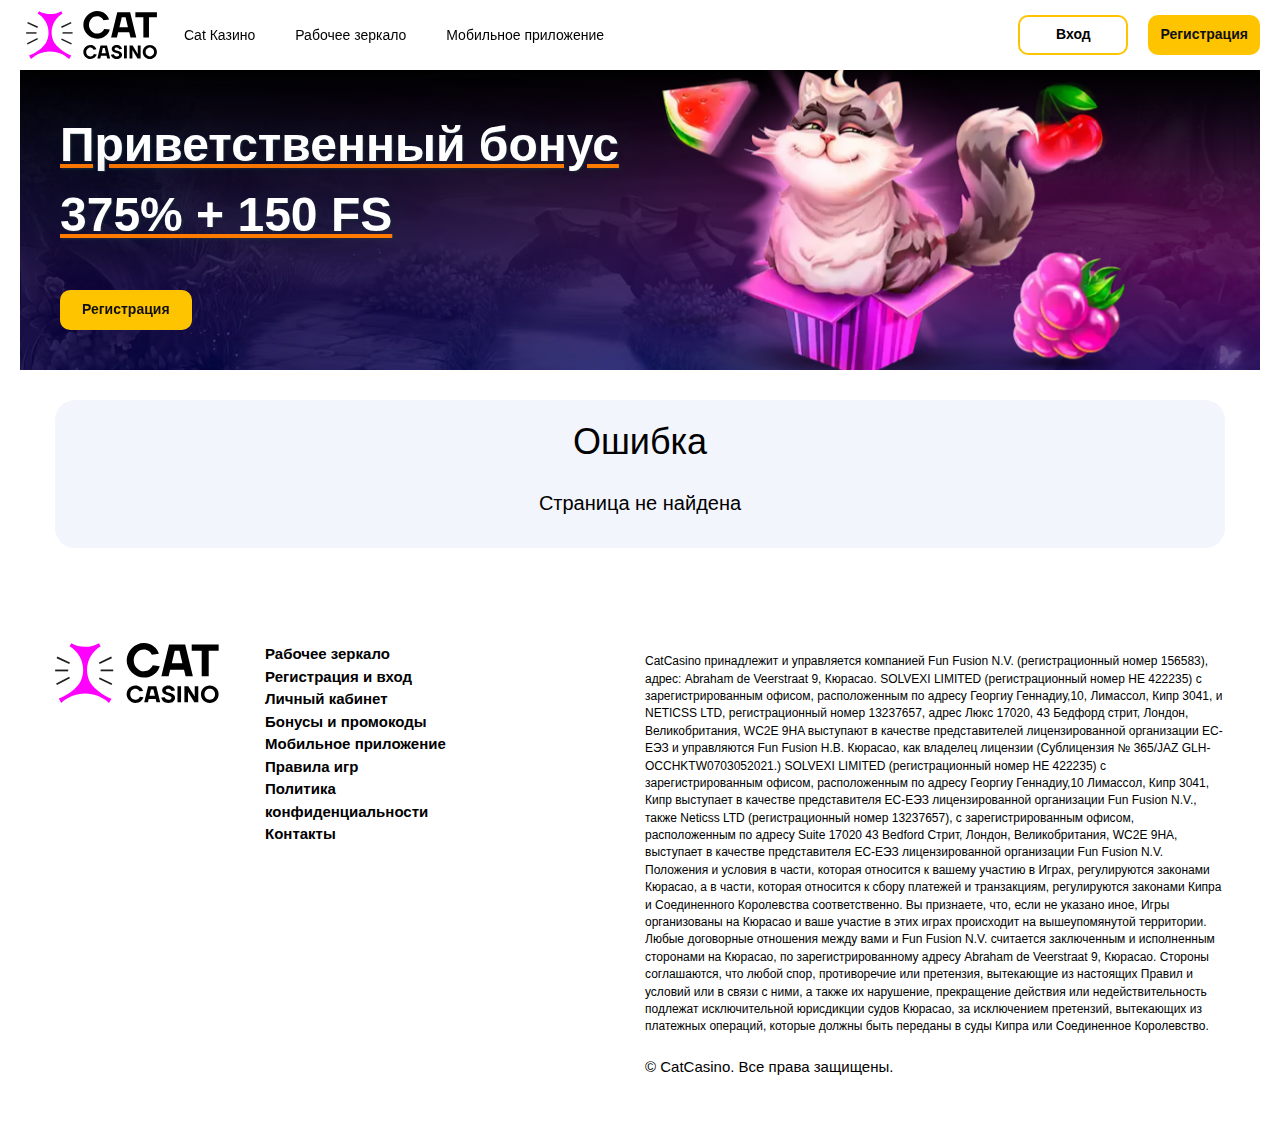
<file: 404.amp.html>
<!DOCTYPE html>
<html amp lang="ru" class="no-js">

<head>
	<meta charset="UTF-8" />
	<meta name="viewport" content="width=device-width, initial-scale=1" />
	<title>Казино Кэт</title>
	<script async src="https://cdn.ampproject.org/v0.js"></script>
	<style amp-boilerplate>
		body {
			-webkit-animation: -amp-start 8s steps(1, end) 0s 1 normal both;
			-moz-animation: -amp-start 8s steps(1, end) 0s 1 normal both;
			-ms-animation: -amp-start 8s steps(1, end) 0s 1 normal both;
			animation: -amp-start 8s steps(1, end) 0s 1 normal both
		}

		@-webkit-keyframes -amp-start {
			from {
				visibility: hidden
			}

			to {
				visibility: visible
			}
		}

		@-moz-keyframes -amp-start {
			from {
				visibility: hidden
			}

			to {
				visibility: visible
			}
		}

		@-ms-keyframes -amp-start {
			from {
				visibility: hidden
			}

			to {
				visibility: visible
			}
		}

		@-o-keyframes -amp-start {
			from {
				visibility: hidden
			}

			to {
				visibility: visible
			}
		}

		@keyframes -amp-start {
			from {
				visibility: hidden
			}

			to {
				visibility: visible
			}
		}
	</style><noscript>
		<style amp-boilerplate>
			body {
				-webkit-animation: none;
				-moz-animation: none;
				-ms-animation: none;
				animation: none
			}
		</style>
	</noscript>
	<link rel="canonical" href="404.html">
	<style amp-custom>
		/**
 * Table of contents: 
 * styles.css
 * media.css
 * Generated by MagicMin: 2024-02-04 04:31:20
 */


		/* Filename: styles.css */

		:root {
			--mc-main: #ff7a00;
			--mc-main-l5: #ff810d;
			--mc-main-d5: #f27400;
			--mc-main-l10: #ff871a;
			--mc-main-d10: #e66e00;
			--mc-main-l20: #ff9533;
			--mc-main-d20: #cc6200;
			--mc-main-o0: rgba(255, 122, 0, 0);
			--mc-main-o1: rgba(255, 122, 0, 0.1);
			--mc-main-o2: rgba(255, 122, 0, 0.2);
			--mc-main-o4: rgba(255, 122, 0, 0.4);
			--mc-main-o6: rgba(255, 122, 0, 0.6);
			--mc-main-o8: rgba(255, 122, 0, 0.8);
			--mc-main-o3: rgba(255, 122, 0, 0.3);
			--mc-main-o5: rgba(255, 122, 0, 0.5);
			--mc-secondary: #735cfc;
			--mc-secondary-l5: #7a64fc;
			--mc-secondary-d5: #644bfc;
			--mc-secondary-l10: #816cfc;
			--mc-secondary-d10: #563afb;
			--mc-secondary-l20: #8f7dfd;
			--mc-secondary-d20: #3918fb;
			--mc-secondary-o0: rgba(115, 92, 252, 0);
			--mc-secondary-o1: rgba(115, 92, 252, 0.1);
			--mc-secondary-o2: rgba(115, 92, 252, 0.2);
			--mc-secondary-o4: rgba(115, 92, 252, 0.4);
			--mc-secondary-o6: rgba(115, 92, 252, 0.6);
			--mc-secondary-o8: rgba(115, 92, 252, 0.8);
			--mc-secondary-o3: rgba(115, 92, 252, 0.3);
			--mc-secondary-o5: rgba(115, 92, 252, 0.5);
			--mc-baseMain: #fff;
			--mc-baseMain-l5: white;
			--mc-baseMain-d5: #f2f2f2;
			--mc-baseMain-l10: white;
			--mc-baseMain-d10: #e6e6e6;
			--mc-baseMain-l20: white;
			--mc-baseMain-d20: #cccccc;
			--mc-baseMain-o0: rgba(255, 255, 255, 0);
			--mc-baseMain-o1: rgba(255, 255, 255, 0.1);
			--mc-baseMain-o2: rgba(255, 255, 255, 0.2);
			--mc-baseMain-o4: rgba(255, 255, 255, 0.4);
			--mc-baseMain-o6: rgba(255, 255, 255, 0.6);
			--mc-baseMain-o8: rgba(255, 255, 255, 0.8);
			--mc-baseMain-o3: rgba(255, 255, 255, 0.3);
			--mc-baseMain-o5: rgba(255, 255, 255, 0.5);
			--mc-baseContrast: #000;
			--mc-baseContrast-l5: #0d0d0d;
			--mc-baseContrast-d5: black;
			--mc-baseContrast-l10: #1a1a1a;
			--mc-baseContrast-d10: black;
			--mc-baseContrast-l20: #333333;
			--mc-baseContrast-d20: black;
			--mc-baseContrast-o0: rgba(0, 0, 0, 0);
			--mc-baseContrast-o1: rgba(0, 0, 0, 0.1);
			--mc-baseContrast-o2: rgba(0, 0, 0, 0.2);
			--mc-baseContrast-o4: rgba(0, 0, 0, 0.4);
			--mc-baseContrast-o6: rgba(0, 0, 0, 0.6);
			--mc-baseContrast-o8: rgba(0, 0, 0, 0.8);
			--mc-baseContrast-o3: rgba(0, 0, 0, 0.3);
			--mc-baseContrast-o5: rgba(0, 0, 0, 0.5);
			--mc-buttonColor: #ffc400;
			--mc-buttonColor-l5: #ffc70d;
			--mc-buttonColor-d5: #f2ba00;
			--mc-buttonColor-l10: #f2ba00;
			--mc-buttonColor-d10: #e6b000;
			--mc-buttonColor-l20: #ffd033;
			--mc-buttonColor-d20: #cc9d00;
			--mc-buttonColor-o0: rgba(218, 254, 49, 0);
			--mc-buttonColor-o1: rgba(218, 254, 49, 0.1);
			--mc-buttonColor-o2: rgba(218, 254, 49, 0.2);
			--mc-buttonColor-o4: rgba(218, 254, 49, 0.4);
			--mc-buttonColor-o6: rgba(218, 254, 49, 0.6);
			--mc-buttonColor-o8: rgba(218, 254, 49, 0.8);
			--mc-buttonColor-o3: rgba(218, 254, 49, 0.3);
			--mc-buttonColor-o5: rgba(218, 254, 49, 0.5);
			--mc-baseOpacity: rgba(212, 225, 245, 0.2);
			--mc-baseOpacity-l5: rgba(214, 227, 246, 0.2);
			--mc-baseOpacity-d5: rgba(193, 212, 241, 0.2);
			--mc-baseOpacity-l10: rgba(216, 228, 246, 0.2);
			--mc-baseOpacity-d10: rgba(175, 199, 236, 0.2);
			--mc-baseOpacity-l20: rgba(221, 231, 247, 0.2);
			--mc-baseOpacity-d20: rgba(138, 173, 228, 0.2);
			--mc-baseOpacity-o0: rgba(212, 225, 245, 0);
			--mc-baseOpacity-o1: rgba(212, 225, 245, 0);
			--mc-baseOpacity-o2: rgba(212, 225, 245, 0);
			--mc-baseOpacity-o4: rgba(212, 225, 245, 0);
			--mc-baseOpacity-o6: rgba(212, 225, 245, 0);
			--mc-baseOpacity-o8: rgba(212, 225, 245, 0);
			--mc-baseOpacity-o3: rgba(212, 225, 245, 0);
			--mc-baseOpacity-o5: rgba(212, 225, 245, 0);
			--mc-bg100: #607896;
			--mc-bg100-l5: #667f9d;
			--mc-bg100-d5: #5b728f;
			--mc-bg100-l10: #6e85a2;
			--mc-bg100-d10: #566c87;
			--mc-bg100-l20: #7e93ad;
			--mc-bg100-d20: #4d6078;
			--mc-bg100-o0: rgba(96, 120, 150, 0);
			--mc-bg100-o1: rgba(96, 120, 150, 0.1);
			--mc-bg100-o2: rgba(96, 120, 150, 0.2);
			--mc-bg100-o4: rgba(96, 120, 150, 0.4);
			--mc-bg100-o6: rgba(96, 120, 150, 0.6);
			--mc-bg100-o8: rgba(96, 120, 150, 0.8);
			--mc-bg100-o3: rgba(96, 120, 150, 0.3);
			--mc-bg100-o5: rgba(96, 120, 150, 0.5);
			--mc-bg300: #3b444e;
			--mc-bg300-l5: #434d59;
			--mc-bg300-d5: #38414a;
			--mc-bg300-l10: #4b5763;
			--mc-bg300-d10: #353d46;
			--mc-bg300-l20: #5b6978;
			--mc-bg300-d20: #2f363e;
			--mc-bg300-o0: rgba(59, 68, 78, 0);
			--mc-bg300-o1: rgba(59, 68, 78, 0.1);
			--mc-bg300-o2: rgba(59, 68, 78, 0.2);
			--mc-bg300-o4: rgba(59, 68, 78, 0.4);
			--mc-bg300-o6: rgba(59, 68, 78, 0.6);
			--mc-bg300-o8: rgba(59, 68, 78, 0.8);
			--mc-bg300-o3: rgba(59, 68, 78, 0.3);
			--mc-bg300-o5: rgba(59, 68, 78, 0.5);
			--mc-bg500: #323b45;
			--mc-bg500-l5: #3a4550;
			--mc-bg500-d5: #303842;
			--mc-bg500-l10: #424e5c;
			--mc-bg500-d10: #2d353e;
			--mc-bg500-l20: #536272;
			--mc-bg500-d20: #282f37;
			--mc-bg500-o0: rgba(50, 59, 69, 0);
			--mc-bg500-o1: rgba(50, 59, 69, 0.1);
			--mc-bg500-o2: rgba(50, 59, 69, 0.2);
			--mc-bg500-o4: rgba(50, 59, 69, 0.4);
			--mc-bg500-o6: rgba(50, 59, 69, 0.6);
			--mc-bg500-o8: rgba(50, 59, 69, 0.8);
			--mc-bg500-o3: rgba(50, 59, 69, 0.3);
			--mc-bg500-o5: rgba(50, 59, 69, 0.5);
			--mc-bg700: #13212d;
			--mc-bg700-l5: #1a2c3d;
			--mc-bg700-d5: #121f2b;
			--mc-bg700-l10: #20384c;
			--mc-bg700-d10: #111e29;
			--mc-bg700-l20: #2d4f6c;
			--mc-bg700-d20: #0f1a24;
			--mc-bg700-o0: rgba(19, 33, 45, 0);
			--mc-bg700-o1: rgba(19, 33, 45, 0.1);
			--mc-bg700-o2: rgba(19, 33, 45, 0.2);
			--mc-bg700-o4: rgba(19, 33, 45, 0.4);
			--mc-bg700-o6: rgba(19, 33, 45, 0.6);
			--mc-bg700-o8: rgba(19, 33, 45, 0.8);
			--mc-bg700-o3: rgba(19, 33, 45, 0.3);
			--mc-bg700-o5: rgba(19, 33, 45, 0.5);
			--mc-bg: #1b2b38;
			--mc-bg-l5: #223646;
			--mc-bg-d5: #1a2935;
			--mc-bg-l10: #294155;
			--mc-bg-d10: #182732;
			--mc-bg-l20: #375772;
			--mc-bg-d20: #16222d;
			--mc-bg-o0: rgba(27, 43, 56, 0);
			--mc-bg-o1: rgba(27, 43, 56, 0.1);
			--mc-bg-o2: rgba(27, 43, 56, 0.2);
			--mc-bg-o4: rgba(27, 43, 56, 0.4);
			--mc-bg-o6: rgba(27, 43, 56, 0.6);
			--mc-bg-o8: rgba(27, 43, 56, 0.8);
			--mc-bg-o3: rgba(27, 43, 56, 0.3);
			--mc-bg-o5: rgba(27, 43, 56, 0.5);
			--mc-bgModal: #151a22;
			--mc-bgModal-l5: #1e2530;
			--mc-bgModal-d5: #141920;
			--mc-bgModal-l10: #26303e;
			--mc-bgModal-d10: #13171f;
			--mc-bgModal-l20: #38455a;
			--mc-bgModal-d20: #11151b;
			--mc-bgModal-o0: rgba(21, 26, 34, 0);
			--mc-bgModal-o1: rgba(21, 26, 34, 0.1);
			--mc-bgModal-o2: rgba(21, 26, 34, 0.2);
			--mc-bgModal-o4: rgba(21, 26, 34, 0.4);
			--mc-bgModal-o6: rgba(21, 26, 34, 0.6);
			--mc-bgModal-o8: rgba(21, 26, 34, 0.8);
			--mc-bgModal-o3: rgba(21, 26, 34, 0.3);
			--mc-bgModal-o5: rgba(21, 26, 34, 0.5);
			--mc-elementsColor: #c4c4c4;
			--mc-elementsColor-l5: #c7c7c7;
			--mc-elementsColor-d5: #bababa;
			--mc-elementsColor-l10: #cacaca;
			--mc-elementsColor-d10: #b0b0b0;
			--mc-elementsColor-l20: #d0d0d0;
			--mc-elementsColor-d20: #9d9d9d;
			--mc-elementsColor-o0: rgba(196, 196, 196, 0);
			--mc-elementsColor-o1: rgba(196, 196, 196, 0.1);
			--mc-elementsColor-o2: rgba(196, 196, 196, 0.2);
			--mc-elementsColor-o4: rgba(196, 196, 196, 0.4);
			--mc-elementsColor-o6: rgba(196, 196, 196, 0.6);
			--mc-elementsColor-o8: rgba(196, 196, 196, 0.8);
			--mc-elementsColor-o3: rgba(196, 196, 196, 0.3);
			--mc-elementsColor-o5: rgba(196, 196, 196, 0.5);
			--mc-error: #dd4747;
			--mc-error-l5: #df5050;
			--mc-error-d5: #db3b3b;
			--mc-error-l10: #e05959;
			--mc-error-d10: #d82e2e;
			--mc-error-l20: #e46c6c;
			--mc-error-d20: #c52424;
			--mc-error-o0: rgba(221, 71, 71, 0);
			--mc-error-o1: rgba(221, 71, 71, 0.1);
			--mc-error-o2: rgba(221, 71, 71, 0.2);
			--mc-error-o4: rgba(221, 71, 71, 0.4);
			--mc-error-o6: rgba(221, 71, 71, 0.6);
			--mc-error-o8: rgba(221, 71, 71, 0.8);
			--mc-error-o3: rgba(221, 71, 71, 0.3);
			--mc-error-o5: rgba(221, 71, 71, 0.5);
			--mc-success: #36b36f;
			--mc-success-l5: #39be76;
			--mc-success-d5: #33aa69;
			--mc-success-l10: #3fc57c;
			--mc-success-d10: #31a164;
			--mc-success-l20: #55cc8b;
			--mc-success-d20: #2b8f59;
			--mc-success-o0: rgba(54, 179, 111, 0);
			--mc-success-o1: rgba(54, 179, 111, 0.1);
			--mc-success-o2: rgba(54, 179, 111, 0.2);
			--mc-success-o4: rgba(54, 179, 111, 0.4);
			--mc-success-o6: rgba(54, 179, 111, 0.6);
			--mc-success-o8: rgba(54, 179, 111, 0.8);
			--mc-success-o3: rgba(54, 179, 111, 0.3);
			--mc-success-o5: rgba(54, 179, 111, 0.5);
			--mc-warning: #e68933;
			--mc-warning-l5: #e78f3d;
			--mc-warning-d5: #e48226;
			--mc-warning-l10: #e99547;
			--mc-warning-d10: #e17b1c;
			--mc-warning-l20: #eba15c;
			--mc-warning-d20: #c86d19;
			--mc-warning-o0: rgba(230, 137, 51, 0);
			--mc-warning-o1: rgba(230, 137, 51, 0.1);
			--mc-warning-o2: rgba(230, 137, 51, 0.2);
			--mc-warning-o4: rgba(230, 137, 51, 0.4);
			--mc-warning-o6: rgba(230, 137, 51, 0.6);
			--mc-warning-o8: rgba(230, 137, 51, 0.8);
			--mc-warning-o3: rgba(230, 137, 51, 0.3);
			--mc-warning-o5: rgba(230, 137, 51, 0.5);
			--mc-disabled: #cccccc;
			--mc-disabled-l5: #cfcfcf;
			--mc-disabled-d5: #c2c2c2;
			--mc-disabled-l10: #d1d1d1;
			--mc-disabled-d10: #b8b8b8;
			--mc-disabled-l20: #d6d6d6;
			--mc-disabled-d20: #a3a3a3;
			--mc-disabled-o0: rgba(204, 204, 204, 0);
			--mc-disabled-o1: rgba(204, 204, 204, 0.1);
			--mc-disabled-o2: rgba(204, 204, 204, 0.2);
			--mc-disabled-o4: rgba(204, 204, 204, 0.4);
			--mc-disabled-o6: rgba(204, 204, 204, 0.6);
			--mc-disabled-o8: rgba(204, 204, 204, 0.8);
			--mc-disabled-o3: rgba(204, 204, 204, 0.3);
			--mc-disabled-o5: rgba(204, 204, 204, 0.5);
			--mc-black: #000;
			--mc-black-l5: #0d0d0d;
			--mc-black-d5: black;
			--mc-black-l10: #1a1a1a;
			--mc-black-d10: black;
			--mc-black-l20: #333333;
			--mc-black-d20: black;
			--mc-black-o0: rgba(0, 0, 0, 0);
			--mc-black-o1: rgba(0, 0, 0, 0.1);
			--mc-black-o2: rgba(0, 0, 0, 0.2);
			--mc-black-o4: rgba(0, 0, 0, 0.4);
			--mc-black-o6: rgba(0, 0, 0, 0.6);
			--mc-black-o8: rgba(0, 0, 0, 0.8);
			--mc-black-o3: rgba(0, 0, 0, 0.3);
			--mc-black-o5: rgba(0, 0, 0, 0.5);
			--mc-mainHover: #ffaa5b;
			--mc-mainHover-l5: #ffae63;
			--mc-mainHover-d5: #ffa14a;
			--mc-mainHover-l10: #ffb36b;
			--mc-mainHover-d10: #ff9838;
			--mc-mainHover-l20: #ffbb7c;
			--mc-mainHover-d20: #ff8616;
			--mc-mainHover-o0: rgba(255, 170, 91, 0);
			--mc-mainHover-o1: rgba(255, 170, 91, 0.1);
			--mc-mainHover-o2: rgba(255, 170, 91, 0.2);
			--mc-mainHover-o4: rgba(255, 170, 91, 0.4);
			--mc-mainHover-o6: rgba(255, 170, 91, 0.6);
			--mc-mainHover-o8: rgba(255, 170, 91, 0.8);
			--mc-mainHover-o3: rgba(255, 170, 91, 0.3);
			--mc-mainHover-o5: rgba(255, 170, 91, 0.5);
			--mc-buttonColorHover: #ebff8b;
			--mc-buttonColorHover-l5: #ecff91;
			--mc-buttonColorHover-d5: #e8ff77;
			--mc-buttonColorHover-l10: #edff97;
			--mc-buttonColorHover-d10: #e4ff64;
			--mc-buttonColorHover-l20: #efffa2;
			--mc-buttonColorHover-d20: #ddff3c;
			--mc-buttonColorHover-o0: rgba(235, 255, 139, 0);
			--mc-buttonColorHover-o1: rgba(235, 255, 139, 0.1);
			--mc-buttonColorHover-o2: rgba(235, 255, 139, 0.2);
			--mc-buttonColorHover-o4: rgba(235, 255, 139, 0.4);
			--mc-buttonColorHover-o6: rgba(235, 255, 139, 0.6);
			--mc-buttonColorHover-o8: rgba(235, 255, 139, 0.8);
			--mc-buttonColorHover-o3: rgba(235, 255, 139, 0.3);
			--mc-buttonColorHover-o5: rgba(235, 255, 139, 0.5)
		}

		:root {
			--fc-labelColor: #70828f;
			--fc-labelColor-l5: #778895;
			--fc-labelColor-d5: #6a7c88;
			--fc-labelColor-l10: #7e8f9a;
			--fc-labelColor-d10: #657581;
			--fc-labelColor-l20: #8d9ba5;
			--fc-labelColor-d20: #5a6872;
			--fc-labelColor-o0: rgba(112, 130, 143, 0);
			--fc-labelColor-o1: rgba(112, 130, 143, 0.1);
			--fc-labelColor-o2: rgba(112, 130, 143, 0.2);
			--fc-labelColor-o4: rgba(112, 130, 143, 0.4);
			--fc-labelColor-o6: rgba(112, 130, 143, 0.6);
			--fc-labelColor-o8: rgba(112, 130, 143, 0.8);
			--fc-labelColor-o3: rgba(112, 130, 143, 0.3);
			--fc-labelColor-o5: rgba(112, 130, 143, 0.5);
			--fc-inputBg: #1b2b38;
			--fc-inputBg-l5: #223646;
			--fc-inputBg-d5: #1a2935;
			--fc-inputBg-l10: #294155;
			--fc-inputBg-d10: #182732;
			--fc-inputBg-l20: #375772;
			--fc-inputBg-d20: #16222d;
			--fc-inputBg-o0: rgba(27, 43, 56, 0);
			--fc-inputBg-o1: rgba(27, 43, 56, 0.1);
			--fc-inputBg-o2: rgba(27, 43, 56, 0.2);
			--fc-inputBg-o4: rgba(27, 43, 56, 0.4);
			--fc-inputBg-o6: rgba(27, 43, 56, 0.6);
			--fc-inputBg-o8: rgba(27, 43, 56, 0.8);
			--fc-inputBg-o3: rgba(27, 43, 56, 0.3);
			--fc-inputBg-o5: rgba(27, 43, 56, 0.5);
			--fc-borderColor: #70828f;
			--fc-borderColor-l5: #778895;
			--fc-borderColor-d5: #6a7c88;
			--fc-borderColor-l10: #7e8f9a;
			--fc-borderColor-d10: #657581;
			--fc-borderColor-l20: #8d9ba5;
			--fc-borderColor-d20: #5a6872;
			--fc-borderColor-o0: rgba(112, 130, 143, 0);
			--fc-borderColor-o1: rgba(112, 130, 143, 0.1);
			--fc-borderColor-o2: rgba(112, 130, 143, 0.2);
			--fc-borderColor-o4: rgba(112, 130, 143, 0.4);
			--fc-borderColor-o6: rgba(112, 130, 143, 0.6);
			--fc-borderColor-o8: rgba(112, 130, 143, 0.8);
			--fc-borderColor-o3: rgba(112, 130, 143, 0.3);
			--fc-borderColor-o5: rgba(112, 130, 143, 0.5);
			--fc-textColor: #fff;
			--fc-textColor-l5: white;
			--fc-textColor-d5: #f2f2f2;
			--fc-textColor-l10: white;
			--fc-textColor-d10: #e6e6e6;
			--fc-textColor-l20: white;
			--fc-textColor-d20: #cccccc;
			--fc-textColor-o0: rgba(255, 255, 255, 0);
			--fc-textColor-o1: rgba(255, 255, 255, 0.1);
			--fc-textColor-o2: rgba(255, 255, 255, 0.2);
			--fc-textColor-o4: rgba(255, 255, 255, 0.4);
			--fc-textColor-o6: rgba(255, 255, 255, 0.6);
			--fc-textColor-o8: rgba(255, 255, 255, 0.8);
			--fc-textColor-o3: rgba(255, 255, 255, 0.3);
			--fc-textColor-o5: rgba(255, 255, 255, 0.5);
			--fc-disabledPlaceholderColor: #4e5b64;
			--fc-disabledPlaceholderColor-l5: #55636d;
			--fc-disabledPlaceholderColor-d5: #4a565f;
			--fc-disabledPlaceholderColor-l10: #5d6c77;
			--fc-disabledPlaceholderColor-d10: #46525a;
			--fc-disabledPlaceholderColor-l20: #6b7d89;
			--fc-disabledPlaceholderColor-d20: #3e4950;
			--fc-disabledPlaceholderColor-o0: rgba(78, 91, 100, 0);
			--fc-disabledPlaceholderColor-o1: rgba(78, 91, 100, 0.1);
			--fc-disabledPlaceholderColor-o2: rgba(78, 91, 100, 0.2);
			--fc-disabledPlaceholderColor-o4: rgba(78, 91, 100, 0.4);
			--fc-disabledPlaceholderColor-o6: rgba(78, 91, 100, 0.6);
			--fc-disabledPlaceholderColor-o8: rgba(78, 91, 100, 0.8);
			--fc-disabledPlaceholderColor-o3: rgba(78, 91, 100, 0.3);
			--fc-disabledPlaceholderColor-o5: rgba(78, 91, 100, 0.5);
			--fc-arrowColor: #70828f;
			--fc-arrowColor-l5: #778895;
			--fc-arrowColor-d5: #6a7c88;
			--fc-arrowColor-l10: #7e8f9a;
			--fc-arrowColor-d10: #657581;
			--fc-arrowColor-l20: #8d9ba5;
			--fc-arrowColor-d20: #5a6872;
			--fc-arrowColor-o0: rgba(112, 130, 143, 0);
			--fc-arrowColor-o1: rgba(112, 130, 143, 0.1);
			--fc-arrowColor-o2: rgba(112, 130, 143, 0.2);
			--fc-arrowColor-o4: rgba(112, 130, 143, 0.4);
			--fc-arrowColor-o6: rgba(112, 130, 143, 0.6);
			--fc-arrowColor-o8: rgba(112, 130, 143, 0.8);
			--fc-arrowColor-o3: rgba(112, 130, 143, 0.3);
			--fc-arrowColor-o5: rgba(112, 130, 143, 0.5);
			--fc-iconColor: #70828f;
			--fc-iconColor-l5: #778895;
			--fc-iconColor-d5: #6a7c88;
			--fc-iconColor-l10: #7e8f9a;
			--fc-iconColor-d10: #657581;
			--fc-iconColor-l20: #8d9ba5;
			--fc-iconColor-d20: #5a6872;
			--fc-iconColor-o0: rgba(112, 130, 143, 0);
			--fc-iconColor-o1: rgba(112, 130, 143, 0.1);
			--fc-iconColor-o2: rgba(112, 130, 143, 0.2);
			--fc-iconColor-o4: rgba(112, 130, 143, 0.4);
			--fc-iconColor-o6: rgba(112, 130, 143, 0.6);
			--fc-iconColor-o8: rgba(112, 130, 143, 0.8);
			--fc-iconColor-o3: rgba(112, 130, 143, 0.3);
			--fc-iconColor-o5: rgba(112, 130, 143, 0.5);
			--fc-disableBg: #111a22;
			--fc-disableBg-l5: #192631;
			--fc-disableBg-d5: #101920;
			--fc-disableBg-l10: #203141;
			--fc-disableBg-d10: #0f171f;
			--fc-disableBg-l20: #30495f;
			--fc-disableBg-d20: #0e151b;
			--fc-disableBg-o0: rgba(17, 26, 34, 0);
			--fc-disableBg-o1: rgba(17, 26, 34, 0.1);
			--fc-disableBg-o2: rgba(17, 26, 34, 0.2);
			--fc-disableBg-o4: rgba(17, 26, 34, 0.4);
			--fc-disableBg-o6: rgba(17, 26, 34, 0.6);
			--fc-disableBg-o8: rgba(17, 26, 34, 0.8);
			--fc-disableBg-o3: rgba(17, 26, 34, 0.3);
			--fc-disableBg-o5: rgba(17, 26, 34, 0.5);
			--fc-disableBorder: #242e37;
			--fc-disableBorder-l5: #2c3944;
			--fc-disableBorder-d5: #222c34;
			--fc-disableBorder-l10: #354350;
			--fc-disableBorder-d10: #202932;
			--fc-disableBorder-l20: #45586a;
			--fc-disableBorder-d20: #1d252c;
			--fc-disableBorder-o0: rgba(36, 46, 55, 0);
			--fc-disableBorder-o1: rgba(36, 46, 55, 0.1);
			--fc-disableBorder-o2: rgba(36, 46, 55, 0.2);
			--fc-disableBorder-o4: rgba(36, 46, 55, 0.4);
			--fc-disableBorder-o6: rgba(36, 46, 55, 0.6);
			--fc-disableBorder-o8: rgba(36, 46, 55, 0.8);
			--fc-disableBorder-o3: rgba(36, 46, 55, 0.3);
			--fc-disableBorder-o5: rgba(36, 46, 55, 0.5);
			--fc-errorBackground: #ffebf2;
			--fc-errorBackground-l5: #ffecf3;
			--fc-errorBackground-d5: #ffd3e2;
			--fc-errorBackground-l10: #ffedf3;
			--fc-errorBackground-d10: #ffbad2;
			--fc-errorBackground-l20: #ffeff5;
			--fc-errorBackground-d20: #ff89b2;
			--fc-errorBackground-o0: rgba(255, 235, 242, 0);
			--fc-errorBackground-o1: rgba(255, 235, 242, 0.1);
			--fc-errorBackground-o2: rgba(255, 235, 242, 0.2);
			--fc-errorBackground-o4: rgba(255, 235, 242, 0.4);
			--fc-errorBackground-o6: rgba(255, 235, 242, 0.6);
			--fc-errorBackground-o8: rgba(255, 235, 242, 0.8);
			--fc-errorBackground-o3: rgba(255, 235, 242, 0.3);
			--fc-errorBackground-o5: rgba(255, 235, 242, 0.5);
			--fc-errorBorder: #ffb8d1;
			--fc-errorBorder-l5: #ffbcd3;
			--fc-errorBorder-d5: #ffa2c3;
			--fc-errorBorder-l10: #ffbfd6;
			--fc-errorBorder-d10: #ff8cb5;
			--fc-errorBorder-l20: #ffc6da;
			--fc-errorBorder-d20: #ff6098;
			--fc-errorBorder-o0: rgba(255, 184, 209, 0);
			--fc-errorBorder-o1: rgba(255, 184, 209, 0.1);
			--fc-errorBorder-o2: rgba(255, 184, 209, 0.2);
			--fc-errorBorder-o4: rgba(255, 184, 209, 0.4);
			--fc-errorBorder-o6: rgba(255, 184, 209, 0.6);
			--fc-errorBorder-o8: rgba(255, 184, 209, 0.8);
			--fc-errorBorder-o3: rgba(255, 184, 209, 0.3);
			--fc-errorBorder-o5: rgba(255, 184, 209, 0.5);
			--fc-errorArrow: #ffbcd5;
			--fc-errorArrow-l5: #ffbfd7;
			--fc-errorArrow-d5: #ffa6c7;
			--fc-errorArrow-l10: #ffc3d9;
			--fc-errorArrow-d10: #ff90b9;
			--fc-errorArrow-l20: #ffc9dd;
			--fc-errorArrow-d20: #ff639d;
			--fc-errorArrow-o0: rgba(255, 188, 213, 0);
			--fc-errorArrow-o1: rgba(255, 188, 213, 0.1);
			--fc-errorArrow-o2: rgba(255, 188, 213, 0.2);
			--fc-errorArrow-o4: rgba(255, 188, 213, 0.4);
			--fc-errorArrow-o6: rgba(255, 188, 213, 0.6);
			--fc-errorArrow-o8: rgba(255, 188, 213, 0.8);
			--fc-errorArrow-o3: rgba(255, 188, 213, 0.3);
			--fc-errorArrow-o5: rgba(255, 188, 213, 0.5);
			--fc-successElement: #45c195;
			--fc-successElement-l5: #4ec49a;
			--fc-successElement-d5: #3ebb8f;
			--fc-successElement-l10: #58c7a0;
			--fc-successElement-d10: #3bb187;
			--fc-successElement-l20: #6acdaa;
			--fc-successElement-d20: #349d78;
			--fc-successElement-o0: rgba(69, 193, 149, 0);
			--fc-successElement-o1: rgba(69, 193, 149, 0.1);
			--fc-successElement-o2: rgba(69, 193, 149, 0.2);
			--fc-successElement-o4: rgba(69, 193, 149, 0.4);
			--fc-successElement-o6: rgba(69, 193, 149, 0.6);
			--fc-successElement-o8: rgba(69, 193, 149, 0.8);
			--fc-successElement-o3: rgba(69, 193, 149, 0.3);
			--fc-successElement-o5: rgba(69, 193, 149, 0.5);
			--fc-successBorder: #acf6d3;
			--fc-successBorder-l5: #b0f6d5;
			--fc-successBorder-d5: #99f4c9;
			--fc-successBorder-l10: #b4f7d7;
			--fc-successBorder-d10: #86f2bf;
			--fc-successBorder-l20: #bdf8dc;
			--fc-successBorder-d20: #61eeab;
			--fc-successBorder-o0: rgba(172, 246, 211, 0);
			--fc-successBorder-o1: rgba(172, 246, 211, 0.1);
			--fc-successBorder-o2: rgba(172, 246, 211, 0.2);
			--fc-successBorder-o4: rgba(172, 246, 211, 0.4);
			--fc-successBorder-o6: rgba(172, 246, 211, 0.6);
			--fc-successBorder-o8: rgba(172, 246, 211, 0.8);
			--fc-successBorder-o3: rgba(172, 246, 211, 0.3);
			--fc-successBorder-o5: rgba(172, 246, 211, 0.5)
		}

		@font-face {
			font-weight: 400;
			font-family: CryptocurrencySymbols;
			font-style: normal;
			src: url(/gstatic/wlc/fonts/Cryptocurrencies/cryptocurrency-symbols.woff2) format("woff2"), url(/gstatic/wlc/fonts/Cryptocurrencies/cryptocurrency-symbols.woff) format("woff");
			font-display: block
		}

		*,
		*:before,
		*:after {
			box-sizing: border-box
		}

		:root {
			font-size: 10px
		}

		body {
			margin: 0;
			color: #000;
			color: var(--mc-baseContrast);
			font-weight: 400;
			font-size: 1.5rem;
			font-family: Sora, sans-serif;
			line-height: 1.5;
			background-color: #fff;
			background-color: var(--mc-baseMain);
			-webkit-text-size-adjust: 100%;
			-webkit-tap-highlight-color: transparent
		}

		h3,
		h2,
		h1 {
			margin-top: 0;
			margin-bottom: 25px;
			font-weight: 500;
			line-height: 1.2;
			display: block;
			overflow: hidden
		}

		h1 {
			font-size: 3.6rem
		}

		h2 {
			font-size: 3.6rem
		}

		h3 {
			font-size: 3.15rem
		}

		p {
			margin-top: 0;
			margin-bottom: 14px
		}

		ul {
			padding-left: 2rem
		}

		ul {
			margin-top: 0;
			margin-bottom: 1rem
		}

		article {
			padding: 2rem;
			background: #f3f5fc;
			border-radius: 20px
		}

		a {
			color: #ff7a00;
			color: var(--mc-main);
			text-decoration: underline
		}

		a:hover {
			color: #fff;
			color: var(--mc-baseMain);
			text-decoration: underline
		}

		a:not([href]):not([class]),
		a:not([href]):not([class]):hover {
			color: inherit;
			text-decoration: none
		}

		img,
		svg {
			vertical-align: middle
		}

		button {
			border-radius: 0
		}

		button:focus:not(:focus-visible) {
			outline: 0
		}

		button {
			margin: 0;
			font-size: inherit;
			font-family: inherit;
			line-height: inherit
		}

		button {
			text-transform: none
		}

		button {
			-webkit-appearance: button
		}

		button:not(:disabled),
		[type="button"]:not(:disabled),
		[type="reset"]:not(:disabled),
		[type="submit"]:not(:disabled) {
			cursor: pointer
		}

		::-moz-focus-inner {
			padding: 0;
			border-style: none
		}

		::-webkit-datetime-edit-fields-wrapper,
		::-webkit-datetime-edit-text,
		::-webkit-datetime-edit-minute,
		::-webkit-datetime-edit-hour-field,
		::-webkit-datetime-edit-day-field,
		::-webkit-datetime-edit-month-field,
		::-webkit-datetime-edit-year-field {
			padding: 0
		}

		::-webkit-inner-spin-button {
			height: auto
		}

		::-webkit-search-decoration {
			-webkit-appearance: none
		}

		::-webkit-color-swatch-wrapper {
			padding: 0
		}

		::file-selector-button {
			font: inherit
		}

		::-webkit-file-upload-button {
			font: inherit;
			-webkit-appearance: button
		}

		.container {
			width: 100%;
			margin-right: auto;
			margin-left: auto;
			padding: 0
		}

		.container {
			max-width: 290px
		}

		.ng-padding-banner {
			padding: 0
		}

		.dlc-sections__footer--theme-1 {
			padding-bottom: 15px;
			margin-top: 15px;
			background: #1b2b38;
			background: var(--mc-baseMain)
		}

		.dlc-sections__footer--theme-1 .dlc-logo {
			grid-area: logo
		}

		.dlc-sections__footer--theme-1 .dlc-post-menu {
			grid-area: menu
		}

		.dlc-sections__footer--theme-1 .dlc-footer-disclaimer {
			grid-area: disclaimer
		}

		.dlc-sections__footer--theme-1 .container {
			display: grid;
			justify-items: center;
			grid-template-areas: "payments" "info" "about-us" "logo-aff-link" "disclaimer"
		}

		.dlc-sections__footer--theme-1 .container .dlc-post-menu,
		.dlc-sections__footer--theme-1 .container .dlc-footer-disclaimer,
		.dlc-sections__footer--theme-1 .container .dlc-logo {
			margin: 0 0 30px
		}

		.dlc-sections__footer--theme-1 .dlc-copyright {
			margin: 20px 0 0
		}

		.dlc-sections__header--theme-1 {
			transition: all 0.3s linear;
			background: 0 0
		}

		.dlc-sections__header--theme-1 .container {
			min-height: 70px;
			grid-template-columns: auto minmax(0, 1fr) auto;
			grid-gap: 10px;
			gap: 10px;
			transition: all 0.3s linear;
			padding: 0;
			display: grid;
			align-items: center
		}

		.dlc-sections__header--theme-1 .dlc-logo {
			width: 110px;
			margin: 0
		}

		.dlc-sections__header--theme-1 .dlc-logo__image {
			display: flex;
			align-items: center;
			justify-content: center
		}

		.dlc-sections__header--theme-1 .dlc-logo svg {
			width: auto;
			height: 100%;
			max-height: 50%;
			margin: 0 auto;
			-o-object-fit: contain;
			object-fit: contain;
			-o-object-position: center;
			object-position: center
		}

		.dlc-sections__header--theme-1 .dlc-login-signup {
			justify-content: flex-end
		}

		.dlc-sections__header {
			position: relative;
			z-index: 100
		}

		.dlc-sections__banner-section {
			margin: 0 0 10px
		}

		.dlc-sections__content-games-top {
			margin-bottom: 30px
		}

		.dlc-sections__footer--theme-1 {
			padding: 40px 0
		}

		.dlc-sections__footer--theme-1 .container .dlc-logo {
			width: 100%
		}

		.dlc-sections__footer--theme-1 .container .dlc-footer-disclaimer {
			margin: 20px 0
		}

		.dlc-sections__footer--theme-1 .dlc-footer-logo-aff {
			grid-area: logo-aff-link
		}

		.dlc-sections__footer--theme-1 .dlc-footer-logo-aff .dlc-logo-wrp svg {
			height: 60px
		}

		.dlc-sections__banner-section {
			margin: 0 10px 10px
		}

		.dlc-sections__header--theme-1 .dlc-logo .dlc-logo__image .dlc-icon-content svg {
			height: 40px
		}

		@media (min-width: 375px) {
			.container {
				max-width: 345px
			}

			.dlc-sections__footer--theme-1 .container {
				row-gap: 0
			}
		}

		@media (min-width: 480px) {
			.container {
				max-width: 450px
			}

			.dlc-sections__header--theme-1 .container {
				gap: 20px
			}

			.dlc-sections__header--theme-1 .dlc-logo {
				width: 144px
			}

			.dlc-sections__header--theme-1 .dlc-logo .dlc-logo__image .dlc-icon-content svg {
				height: 48px
			}
		}

		@media (min-width: 560px) {
			.container {
				max-width: 530px
			}

			.dlc-sections__footer--theme-1 {
				padding-bottom: 20px
			}

			.dlc-sections__footer--theme-1 {
				margin-top: 20px
			}

			.dlc-sections__footer--theme-1 .container {
				grid-template-areas: "payments payments payments" "info about-us logo-aff-link" "disclaimer disclaimer disclaimer"
			}
		}

		@media (min-width: 640px) {
			.container {
				max-width: 610px
			}

			.dlc-sections__footer--theme-1 .container {
				grid-template-areas: "payments payments payments payments" "logo-aff-link info about-us empty" "disclaimer disclaimer disclaimer disclaimer"
			}
		}

		@media (min-width: 720px) {
			.container {
				max-width: 690px
			}
		}

		@media (min-width: 768px) {
			.container {
				max-width: 738px
			}

			.dlc-sections__banner-section {
				margin: 0 0 20px
			}

			.dlc-sections__banner-section {
				margin: 0 20px 10px
			}
		}

		@media (min-width: 900px) {
			.container {
				max-width: 870px
			}

			.dlc-sections__footer--theme-1 .container .dlc-post-menu,
			.dlc-sections__footer--theme-1 .container .dlc-footer-disclaimer,
			.dlc-sections__footer--theme-1 .container .dlc-logo {
				margin: 0 0 20px
			}

			.dlc-sections__content-games-top {
				margin-bottom: 20px
			}

			.dlc-sections__footer--theme-1 .container {
				row-gap: 20px
			}

			.dlc-sections__banner-section {
				margin: 0 20px 20px
			}
		}

		@media (min-width: 1024px) {
			.container {
				max-width: 994px
			}

			.dlc-sections__footer--theme-1 {
				padding-bottom: 40px
			}

			.dlc-sections__footer--theme-1 {
				margin-top: auto
			}

			.dlc-sections__footer--theme-1 .container {
				-moz-column-gap: 30px;
				column-gap: 30px
			}

			.dlc-sections__footer--theme-1 .container {
				justify-items: start
			}

			.dlc-sections__footer--theme-1 .container {
				row-gap: 30px
			}
		}

		@media (min-width: 1200px) {
			.container {
				max-width: 1170px
			}

			.dlc-sections__footer--theme-1 .container {
				grid-template-columns: 180px 200px 120px 1fr 130px
			}

			.dlc-sections__footer--theme-1 .container {
				grid-template-areas: "payments payments payments payments payments" "logo-aff-link info about-us disclaimer disclaimer"
			}

			.dlc-sections__footer--theme-1 .container .dlc-post-menu,
			.dlc-sections__footer--theme-1 .container .dlc-footer-disclaimer,
			.dlc-sections__footer--theme-1 .container .dlc-logo {
				margin: 0
			}

			.dlc-sections__header--theme-1 .container {
				width: 100%
			}

			.dlc-sections__header--theme-1 .container {
				max-width: 1920px
			}

			.dlc-sections__header--theme-1 .container {
				grid-template-columns: auto minmax(0, 1fr) auto
			}

			.dlc-sections__header--theme-1 .container {
				margin: 0 auto
			}

			.dlc-sections__header--theme-1 .container {
				padding: 0 20px
			}

			.dlc-sections__header--theme-1 .dlc-login-signup .dlc-btn {
				padding: 5px 10px
			}

			.dlc-sections__footer--theme-1 .container {
				row-gap: 40px
			}
		}

		@media (min-width: 1366px) {
			.dlc-sections__header--theme-1 .container {
				grid-template-columns: auto auto minmax(0, 1fr) auto
			}

			.dlc-sections__header--theme-1 .dlc-logo {
				margin: 0 0 8px
			}

			.dlc-sections__header--theme-1 .dlc-login-signup .dlc-btn {
				padding: 5px 20px
			}

			.dlc-sections__banner-section {
				margin: 0 -15px 20px
			}
		}

		@media (min-width: 1630px) {
			.container {
				max-width: 1600px
			}

			.dlc-sections__footer--theme-1 .container {
				-moz-column-gap: 40px;
				column-gap: 40px
			}

			.dlc-sections__header--theme-1 .container {
				min-height: 100px
			}

			.dlc-sections__header--theme-1 .container {
				padding: 0 40px
			}

			.dlc-sections__banner-section {
				margin: 0 0 40px
			}

			.dlc-sections__content-games-top {
				margin-bottom: 40px
			}

			.dlc-sections__banner-section {}
		}

		@media (max-width: 1199px) {

			.dlc-sections__footer--theme-1 .container {
				display: flex;
				flex-wrap: wrap;
				justify-content: center
			}
		}

		@media (max-width: 899px) {

			.dlc-sections__footer--theme-1 {
				padding-top: 30px
			}
		}

		@media (max-width: 639px) {
			.dlc-sections__footer--theme-1 .container .dlc-logo {}
		}

		@media (prefers-reduced-motion: no-preference) {
			:root {
				scroll-behavior: smooth
			}

			:root {
				scroll-behavior: auto
			}
		}

		/* Filename: media.css */
		body {
			--wp--preset--color--black: #000000;
			--wp--preset--color--cyan-bluish-gray: #abb8c3;
			--wp--preset--color--white: #ffffff;
			--wp--preset--color--pale-pink: #f78da7;
			--wp--preset--color--vivid-red: #cf2e2e;
			--wp--preset--color--luminous-vivid-orange: #ff6900;
			--wp--preset--color--luminous-vivid-amber: #fcb900;
			--wp--preset--color--light-green-cyan: #7bdcb5;
			--wp--preset--color--vivid-green-cyan: #00d084;
			--wp--preset--color--pale-cyan-blue: #8ed1fc;
			--wp--preset--color--vivid-cyan-blue: #0693e3;
			--wp--preset--color--vivid-purple: #9b51e0;
			--wp--preset--gradient--vivid-cyan-blue-to-vivid-purple: linear-gradient(135deg, rgba(6, 147, 227, 1) 0%, rgb(155, 81, 224) 100%);
			--wp--preset--gradient--light-green-cyan-to-vivid-green-cyan: linear-gradient(135deg, rgb(122, 220, 180) 0%, rgb(0, 208, 130) 100%);
			--wp--preset--gradient--luminous-vivid-amber-to-luminous-vivid-orange: linear-gradient(135deg, rgba(252, 185, 0, 1) 0%, rgba(255, 105, 0, 1) 100%);
			--wp--preset--gradient--luminous-vivid-orange-to-vivid-red: linear-gradient(135deg, rgba(255, 105, 0, 1) 0%, rgb(207, 46, 46) 100%);
			--wp--preset--gradient--very-light-gray-to-cyan-bluish-gray: linear-gradient(135deg, rgb(238, 238, 238) 0%, rgb(169, 184, 195) 100%);
			--wp--preset--gradient--cool-to-warm-spectrum: linear-gradient(135deg, rgb(74, 234, 220) 0%, rgb(151, 120, 209) 20%, rgb(207, 42, 186) 40%, rgb(238, 44, 130) 60%, rgb(251, 105, 98) 80%, rgb(254, 248, 76) 100%);
			--wp--preset--gradient--blush-light-purple: linear-gradient(135deg, rgb(255, 206, 236) 0%, rgb(152, 150, 240) 100%);
			--wp--preset--gradient--blush-bordeaux: linear-gradient(135deg, rgb(254, 205, 165) 0%, rgb(254, 45, 45) 50%, rgb(107, 0, 62) 100%);
			--wp--preset--gradient--luminous-dusk: linear-gradient(135deg, rgb(255, 203, 112) 0%, rgb(199, 81, 192) 50%, rgb(65, 88, 208) 100%);
			--wp--preset--gradient--pale-ocean: linear-gradient(135deg, rgb(255, 245, 203) 0%, rgb(182, 227, 212) 50%, rgb(51, 167, 181) 100%);
			--wp--preset--gradient--electric-grass: linear-gradient(135deg, rgb(202, 248, 128) 0%, rgb(113, 206, 126) 100%);
			--wp--preset--gradient--midnight: linear-gradient(135deg, rgb(2, 3, 129) 0%, rgb(40, 116, 252) 100%);
			--wp--preset--duotone--dark-grayscale: url("#wp-duotone-dark-grayscale");
			--wp--preset--duotone--grayscale: url("#wp-duotone-grayscale");
			--wp--preset--duotone--purple-yellow: url("#wp-duotone-purple-yellow");
			--wp--preset--duotone--blue-red: url("#wp-duotone-blue-red");
			--wp--preset--duotone--midnight: url("#wp-duotone-midnight");
			--wp--preset--duotone--magenta-yellow: url("#wp-duotone-magenta-yellow");
			--wp--preset--duotone--purple-green: url("#wp-duotone-purple-green");
			--wp--preset--duotone--blue-orange: url("#wp-duotone-blue-orange");
			--wp--preset--font-size--small: 13px;
			--wp--preset--font-size--medium: 20px;
			--wp--preset--font-size--large: 36px;
			--wp--preset--font-size--x-large: 42px;
			--wp--preset--spacing--20: 0.44rem;
			--wp--preset--spacing--30: 0.67rem;
			--wp--preset--spacing--40: 1rem;
			--wp--preset--spacing--50: 1.5rem;
			--wp--preset--spacing--60: 2.25rem;
			--wp--preset--spacing--70: 3.38rem;
			--wp--preset--spacing--80: 5.06rem;
			--wp--preset--shadow--natural: 6px 6px 9px rgba(0, 0, 0, 0.2);
			--wp--preset--shadow--deep: 12px 12px 50px rgba(0, 0, 0, 0.4);
			--wp--preset--shadow--sharp: 6px 6px 0px rgba(0, 0, 0, 0.2);
			--wp--preset--shadow--outlined: 6px 6px 0px -3px rgba(255, 255, 255, 1), 6px 6px rgba(0, 0, 0, 1);
			--wp--preset--shadow--crisp: 6px 6px 0px rgba(0, 0, 0, 1)
		}

		:where(.is-layout-flex) {
			gap: 0.5em
		}

		body .is-layout-constrained> :where(:not(.alignleft):not(.alignright):not(.alignfull)) {
			max-width: var(--wp--style--global--content-size);
			margin-left: auto;
			margin-right: auto
		}

		p {
			margin-top: 10px;
			margin-bottom: 10px
		}

		:where(.wp-block-columns.is-layout-flex) {
			gap: 2em
		}

		.wp-block-navigation a:where(:not(.wp-element-button)) {
			color: inherit
		}

		:where(.wp-block-columns.is-layout-flex) {
			gap: 2em
		}

		.dlc-icon:host {
			display: inline-block;
			line-height: 0
		}

		.dlc-icon:host * {
			display: inline-block;
			line-height: 0
		}

		.dlc-icon:host-content {
			display: inline-block
		}

		.dlc-icon:host svg,
		.dlc-icon:host path {
			fill: inherit
		}

		.dlc-login-signup--theme-default[_gdhost-dlc-app-c109] {
			display: grid;
			grid-auto-columns: auto;
			grid-auto-flow: column;
			grid-gap: 20px;
			grid-template-areas: "login sign";
			align-items: center
		}

		.dlc-btn[_gdhost-dlc-app-c80] {
			box-sizing: border-box;
			padding: 0;
			background: none;
			outline: none;
			cursor: pointer;
			transition: all 0.3s;
			-webkit-appearance: none;
			-moz-appearance: none;
			appearance: none;
			border: none;
			overflow: hidden
		}

		.dlc-btn[_gdhost-dlc-app-c80]:disabled {
			background: var(--mc-buttonColor-o6);
			box-shadow: none;
			cursor: not-allowed;
			border: none
		}

		.dlc-btn[_gdhost-dlc-app-c80]:disabled .dlc-btn__text[_gdcontent-dlc-app-c80] {
			color: var(--mc-baseMain-o6)
		}

		@media (pointer: fine) {
			.dlc-btn[_gdhost-dlc-app-c80]:disabled:hover {
				background: var(--mc-buttonColor-o6);
				box-shadow: none;
				border: none
			}

			.dlc-btn[_gdhost-dlc-app-c80]:disabled:hover .dlc-btn__text[_gdcontent-dlc-app-c80] {
				color: var(--mc-baseMain-o6)
			}
		}

		.dlc-btn.dlc-btn--theme-mod-secondary[_gdhost-dlc-app-c80]:disabled {
			background: transparent;
			box-shadow: none;
			border: 2px solid var(--mc-secondary-o6)
		}

		.dlc-btn.dlc-btn--theme-mod-secondary[_gdhost-dlc-app-c80]:disabled .dlc-btn__text[_gdcontent-dlc-app-c80] {
			color: var(--mc-baseMain-o6)
		}

		@media (pointer: fine) {
			.dlc-btn.dlc-btn--theme-mod-secondary[_gdhost-dlc-app-c80]:disabled:hover {
				background: transparent;
				box-shadow: none;
				border: 2px solid var(--mc-secondary-o6)
			}

			.dlc-btn.dlc-btn--theme-mod-secondary[_gdhost-dlc-app-c80]:disabled:hover .dlc-btn__text[_gdcontent-dlc-app-c80] {
				color: var(--mc-baseMain-o6)
			}
		}

		.dlc-btn--theme-default[_gdhost-dlc-app-c80] {
			height: 40px;
			display: grid;
			grid-column-gap: 5px;
			grid-template-columns: auto 1fr auto;
			align-items: center;
			justify-content: center;
			min-width: 110px;
			padding: 5px 20px;
			background: var(--mc-buttonColor);
			box-shadow: none;
			border: 2px solid transparent;
			border-radius: 10px
		}

		.dlc-btn--theme-default[_gdhost-dlc-app-c80] .dlc-btn__text[_gdcontent-dlc-app-c80] {
			color: #111111;
			font-style: normal;
			font-weight: bold;
			font-size: 1.4rem;
			line-height: 1.45;
			grid-column: 2;
			text-transform: none;
			text-transform: initial;
			display: inline;
			vertical-align: text-top;
			text-align: center
		}

		@media (pointer: fine) {
			.dlc-btn--theme-default[_gdhost-dlc-app-c80]:hover {
				background: var(--mc-buttonColor-l20);
				box-shadow: none;
				border: 2px solid var(--mc-buttonColor-l20)
			}
		}

		.dlc-btn--theme-default.dlc-btn--theme-mod-secondary[_gdhost-dlc-app-c80] {
			background: transparent;
			border: 2px solid var(--mc-buttonColor);
			box-shadow: none
		}

		.dlc-btn--theme-default.dlc-btn--theme-mod-secondary[_gdhost-dlc-app-c80] .dlc-btn__text[_gdcontent-dlc-app-c80] {
			transition: color 0.3s linear;
			color: var(--mc-baseContrast)
		}

		@media (pointer: fine) {
			.dlc-btn--theme-default.dlc-btn--theme-mod-secondary[_gdhost-dlc-app-c80]:hover {
				background: var(--mc-buttonColor-o1);
				border: 2px solid var(--mc-buttonColor);
				box-shadow: none
			}

			.dlc-btn--theme-default.dlc-btn--theme-mod-secondary[_gdhost-dlc-app-c80]:hover .dlc-btn__text[_gdcontent-dlc-app-c80] {
				color: var(--mc-baseContrast)
			}
		}

		.dlc-main-menu--theme-default[_gdhost-dlc-app-c144] {
			position: relative
		}

		.dlc-main-menu--theme-default[_gdhost-dlc-app-c144] .dlc-menu__link {
			color: var(--mc-baseContrast);
			font-style: normal;
			font-weight: normal;
			font-size: 1.6rem;
			line-height: 1.45;
			font-size: 1rem;
			display: flex;
			align-items: center;
			text-decoration: none;
			cursor: pointer
		}

		@media (min-width: 1024px) {
			.dlc-main-menu--theme-default[_gdhost-dlc-app-c144] .dlc-menu__link {
				font-size: 1.4rem
			}
		}

		@media (min-width: 1420px) {
			.dlc-main-menu--theme-default[_gdhost-dlc-app-c144] .dlc-menu__link {
				font-size: 1.6rem
			}
		}

		@media (pointer: fine) {
			.dlc-main-menu--theme-default[_gdhost-dlc-app-c144] .dlc-menu__link:hover {
				color: var(--mc-main)
			}
		}

		.dlc-logo__image[_gdcontent-dlc-app-c110] svg {
			display: block;
			width: auto;
			max-width: 100%;
			height: auto
		}

		.dlc-games-grid--theme-default[_gdhost-dlc-app-c205] .dlc-games-grid__header[_gdcontent-dlc-app-c205] {
			display: flex;
			align-items: center;
			justify-content: space-between;
			width: 100%;
			margin: 0 0 20px
		}

		.dlc-games-grid--theme-default[_gdhost-dlc-app-c205] .dlc-games-grid__list[_gdcontent-dlc-app-c205] {
			grid-gap: 10px;
			grid-template-columns: repeat(auto-fill, minmax(160px, 1fr));
			display: grid;
			flex-grow: 1;
			grid-auto-rows: 1fr
		}

		@media (min-width: 1024px) {
			.dlc-games-grid--theme-default[_gdhost-dlc-app-c205] .dlc-games-grid__list[_gdcontent-dlc-app-c205] {
				grid-gap: 15px
			}
		}

		@media (min-width: 1630px) {
			.dlc-games-grid--theme-default[_gdhost-dlc-app-c205] .dlc-games-grid__list[_gdcontent-dlc-app-c205] {
				grid-gap: 20px
			}
		}

		@media (min-width: 900px) {
			.dlc-games-grid--theme-default[_gdhost-dlc-app-c205] .dlc-games-grid__list[_gdcontent-dlc-app-c205] {
				grid-template-columns: repeat(auto-fill, minmax(225px, 1fr))
			}
		}

		@media (min-width: 1024px) {
			.dlc-games-grid--theme-default[_gdhost-dlc-app-c205] .dlc-games-grid__list[_gdcontent-dlc-app-c205] {
				grid-template-columns: repeat(auto-fill, minmax(200px, 1fr))
			}
		}

		@media (min-width: 1630px) {
			.dlc-games-grid--theme-default[_gdhost-dlc-app-c205] .dlc-games-grid__list[_gdcontent-dlc-app-c205] {
				grid-template-columns: repeat(auto-fill, minmax(220px, 1fr))
			}
		}

		.dlc-games-grid[_gdhost-dlc-app-c205] .dlc-games-grid__title[_gdcontent-dlc-app-c205] .dlc-title__main-link {
			color: var(--mc-baseContrast);
			font-style: normal;
			font-weight: bold;
			font-size: 2.4rem;
			line-height: 1.45;
			transition: color 0.3s linear;
			line-height: 1;
			text-decoration: none
		}

		.dlc-games-grid[_gdhost-dlc-app-c205] .dlc-games-grid__title[_gdcontent-dlc-app-c205] .dlc-title__main-link .dlc-icon {
			transition: opacity 0.3s linear;
			opacity: 0
		}

		@media (pointer: fine) {
			.dlc-games-grid[_gdhost-dlc-app-c205] .dlc-games-grid__title[_gdcontent-dlc-app-c205] .dlc-title__main-link:hover {
				color: var(--mc-baseMain)
			}

			.dlc-games-grid[_gdhost-dlc-app-c205] .dlc-games-grid__title[_gdcontent-dlc-app-c205] .dlc-title__main-link:hover .dlc-icon {
				opacity: 1
			}
		}

		.dlc-games-grid[_gdhost-dlc-app-c205] .dlc-games-grid__link[_gdcontent-dlc-app-c205] {
			color: var(--mc-secondary);
			font-style: normal;
			font-weight: bold;
			font-size: 1.6rem;
			line-height: 1.45;
			transition: color 0.3s linear;
			display: flex;
			align-items: center;
			text-decoration: none
		}

		.dlc-games-grid[_gdhost-dlc-app-c205] .dlc-games-grid__link[_gdcontent-dlc-app-c205] .dlc-icon {
			transition: transform 0.3s linear;
			margin-left: 5px
		}

		.dlc-games-grid[_gdhost-dlc-app-c205] .dlc-games-grid__link[_gdcontent-dlc-app-c205] .dlc-icon-content {
			display: flex
		}

		.dlc-games-grid[_gdhost-dlc-app-c205] .dlc-games-grid__link[_gdcontent-dlc-app-c205] .dlc-icon svg {
			transform: rotate(-90deg);
			fill: var(--mc-secondary)
		}

		@media (pointer: fine) {
			.dlc-games-grid[_gdhost-dlc-app-c205] .dlc-games-grid__link[_gdcontent-dlc-app-c205]:hover {
				color: var(--mc-secondary)
			}

			.dlc-games-grid[_gdhost-dlc-app-c205] .dlc-games-grid__link[_gdcontent-dlc-app-c205]:hover .dlc-icon {
				transform: rotateX(360deg) translateX(10px)
			}

			.dlc-games-grid[_gdhost-dlc-app-c205] .dlc-games-grid__link[_gdcontent-dlc-app-c205]:hover .dlc-icon svg {
				fill: var(--mc-baseMain)
			}
		}

		.dlc-games-grid.dlc-games-grid--title-icon[_gdhost-dlc-app-c205] .dlc-games-grid__title[_gdcontent-dlc-app-c205] {
			margin: 0 auto 0 0
		}

		.dlc-games-grid.dlc-games-grid--title-icon[_gdhost-dlc-app-c205] .dlc-games-grid__title-icon[_gdcontent-dlc-app-c205] {
			margin: 0 10px 0 0
		}

		.dlc-games-grid.dlc-games-grid--title-icon[_gdhost-dlc-app-c205] .dlc-games-grid__title-icon[_gdcontent-dlc-app-c205] .dlc-icon-content {
			display: flex;
			width: 24px;
			height: 24px
		}

		.dlc-games-grid.dlc-games-grid--title-icon[_gdhost-dlc-app-c205] .dlc-games-grid__title-icon[_gdcontent-dlc-app-c205] .dlc-icon-content svg {
			width: 100%;
			height: 100%;
			fill: var(--mc-baseContrast)
		}

		.dlc-games-grid--theme-mod-default.dlc-games-grid[_gdhost-dlc-app-c205] .dlc-games-grid__link[_gdcontent-dlc-app-c205] {
			margin-right: 15px
		}

		.dlc-games-grid--theme-mod-default.dlc-games-grid[_gdhost-dlc-app-c205] .dlc-games-grid__link[_gdcontent-dlc-app-c205] .dlc-icon {
			position: relative
		}

		.dlc-games-grid--theme-mod-default.dlc-games-grid[_gdhost-dlc-app-c205] .dlc-games-grid__link[_gdcontent-dlc-app-c205] .dlc-icon:before {
			content: "";
			position: absolute;
			top: -7px;
			right: -15px;
			width: 16px;
			height: 16px;
			background: no-repeat url("../img/arrow-circle-color.svg")
		}

		.dlc-games-grid--theme-mod-default.dlc-games-grid[_gdhost-dlc-app-c205] .dlc-games-grid__link[_gdcontent-dlc-app-c205] .dlc-icon svg {
			display: none
		}

		.dlc-games-grid--theme-mod-default.dlc-games-grid.dlc-games-grid--title-icon[_gdhost-dlc-app-c205] .dlc-games-grid__title-icon[_gdcontent-dlc-app-c205] {
			align-self: center
		}

		@font-face {
			font-weight: 400;
			font-family: TotalJackpot;
			font-style: normal;
			src: local(""), url(/fonts/rowdies/rowdies-v15-latin-regular.woff2) format("woff2"), url(/fonts/rowdies/rowdies-v15-latin-regular.woff) format("woff")
		}

		.dlc-post-menu--theme-default[_gdhost-dlc-app-c184] {
			min-width: 0
		}

		.dlc-post-menu--theme-default[_gdhost-dlc-app-c184] .dlc-post-menu__wrp[_gdcontent-dlc-app-c184] {
			width: 100%;
			max-width: 100%
		}

		@media (min-width: 900px) {

			.dlc-disclaimer--theme-default[_gdhost-dlc-app-c29] .dlc-disclaimer__text[_gdcontent-dlc-app-c29] {
				font-style: normal;
				font-weight: normal;
				font-size: 1.2rem;
				line-height: 1.45
			}
		}

		.dlc-sections__footer--theme-1 .dlc-post-menu--theme-default.dlc-post-menu[_gdhost-dlc-app-c184] {
			grid-area: info;
			margin: 0
		}

		@media (max-width: 559px) {
			.dlc-sections__footer--theme-1 .dlc-post-menu--theme-default.dlc-post-menu[_gdhost-dlc-app-c184] {
				width: 100%;
				max-width: 280px;
				margin-right: auto;
				margin-left: auto;
				background: #f3f5fc;
				border-radius: 20px;
				margin-bottom: 1em
			}

			.dlc-sections__footer--theme-1 .dlc-post-menu--theme-default.dlc-post-menu[_gdhost-dlc-app-c184] .dlc-post-menu__wrp[_gdcontent-dlc-app-c184] {
				width: 100%;
				padding: 40px 20px;
				text-align: center
			}
		}

		.dlc-copyright--theme-default[_gdhost-dlc-app-c84] .dlc-copyright__text[_gdcontent-dlc-app-c84] a[_gdcontent-dlc-app-c84]:focus-visible {
			color: var(--mc-baseMain)
		}

		@font-face {
			font-family: "swiper-icons";
			src: url("data:application/font-woff;charset=utf-8;base64, [base64]//wADZ2x5ZgAAAywAAADMAAAD2MHtryVoZWFkAAABbAAAADAAAAA2E2+eoWhoZWEAAAGcAAAAHwAAACQC9gDzaG10eAAAAigAAAAZAAAArgJkABFsb2NhAAAC0AAAAFoAAABaFQAUGG1heHAAAAG8AAAAHwAAACAAcABAbmFtZQAAA/gAAAE5AAACXvFdBwlwb3N0AAAFNAAAAGIAAACE5s74hXjaY2BkYGAAYpf5Hu/j+W2+MnAzMYDAzaX6QjD6/4//Bxj5GA8AuRwMYGkAPywL13jaY2BkYGA88P8Agx4j+/8fQDYfA1AEBWgDAIB2BOoAeNpjYGRgYNBh4GdgYgABEMnIABJzYNADCQAACWgAsQB42mNgYfzCOIGBlYGB0YcxjYGBwR1Kf2WQZGhhYGBiYGVmgAFGBiQQkOaawtDAoMBQxXjg/wEGPcYDDA4wNUA2CCgwsAAAO4EL6gAAeNpj2M0gyAACqxgGNWBkZ2D4/wMA+xkDdgAAAHjaY2BgYGaAYBkGRgYQiAHyGMF8FgYHIM3DwMHABGQrMOgyWDLEM1T9/w8UBfEMgLzE////P/5//f/V/xv+r4eaAAeMbAxwIUYmIMHEgKYAYjUcsDAwsLKxc3BycfPw8jEQA/[base64]/uznmfPFBNODM2K7MTQ45YEAZqGP81AmGGcF3iPqOop0r1SPTaTbVkfUe4HXj97wYE+yNwWYxwWu4v1ugWHgo3S1XdZEVqWM7ET0cfnLGxWfkgR42o2PvWrDMBSFj/IHLaF0zKjRgdiVMwScNRAoWUoH78Y2icB/yIY09An6AH2Bdu/UB+yxopYshQiEvnvu0dURgDt8QeC8PDw7Fpji3fEA4z/PEJ6YOB5hKh4dj3EvXhxPqH/SKUY3rJ7srZ4FZnh1PMAtPhwP6fl2PMJMPDgeQ4rY8YT6Gzao0eAEA409DuggmTnFnOcSCiEiLMgxCiTI6Cq5DZUd3Qmp10vO0LaLTd2cjN4fOumlc7lUYbSQcZFkutRG7g6JKZKy0RmdLY680CDnEJ+UMkpFFe1RN7nxdVpXrC4aTtnaurOnYercZg2YVmLN/d/gczfEimrE/fs/bOuq29Zmn8tloORaXgZgGa78yO9/cnXm2BpaGvq25Dv9S4E9+5SIc9PqupJKhYFSSl47+Qcr1mYNAAAAeNptw0cKwkAAAMDZJA8Q7OUJvkLsPfZ6zFVERPy8qHh2YER+3i/BP83vIBLLySsoKimrqKqpa2hp6+jq6RsYGhmbmJqZSy0sraxtbO3sHRydnEMU4uR6yx7JJXveP7WrDycAAAAAAAH//wACeNpjYGRgYOABYhkgZgJCZgZNBkYGLQZtIJsFLMYAAAw3ALgAeNolizEKgDAQBCchRbC2sFER0YD6qVQiBCv/H9ezGI6Z5XBAw8CBK/m5iQQVauVbXLnOrMZv2oLdKFa8Pjuru2hJzGabmOSLzNMzvutpB3N42mNgZGBg4GKQYzBhYMxJLMlj4GBgAYow/P/PAJJhLM6sSoWKfWCAAwDAjgbRAAB42mNgYGBkAIIbCZo5IPrmUn0hGA0AO8EFTQAA") format("woff");
			font-weight: 400;
			font-style: normal
		}

		:root {
			--swiper-theme-color: #007aff
		}

		.swiper-wrapper {
			position: relative;
			width: 100%;
			height: 100%;
			z-index: 1;
			display: flex;
			transition-property: transform;
			box-sizing: content-box
		}

		.swiper-wrapper {
			transform: translate3d(0px, 0, 0)
		}

		.swiper-slide {
			flex-shrink: 0;
			width: 100%;
			height: 100%;
			position: relative;
			transition-property: transform
		}

		:root {}

		.dlc-slider--theme-default-banner {
			position: relative
		}

		.dlc-slider--theme-default-banner.dlc-slider--theme-mod-ears .banner {
			padding: 40px
		}

		.dlc-slider .swiper-slide {
			height: auto
		}

		.dlc-game-thumb--theme-default[_gdhost-dlc-app-c208] {
			cursor: pointer;
			position: relative;
			overflow: hidden;
			border-radius: 20px;
			background-position: center;
			background-color: var(--mc-bg-d10);
			background-image: url("../img/logo.svg");
			background-size: 50%;
			background-repeat: no-repeat
		}

		@media (min-width: 1024px) {
			.dlc-game-thumb--theme-default[_gdhost-dlc-app-c208] {
				cursor: unset
			}
		}

		@supports (aspect-ratio: 1/1) {
			.dlc-game-thumb--theme-default[_gdhost-dlc-app-c208] {
				aspect-ratio: 4/3
			}
		}

		@supports not (aspect-ratio: 1/1) {
			.dlc-game-thumb--theme-default[_gdhost-dlc-app-c208] {
				padding: 75% 0 0;
				height: 0
			}
		}

		.dlc-game-thumb--theme-default[_gdhost-dlc-app-c208] .dlc-game-thumb__img[_gdcontent-dlc-app-c208],
		.dlc-game-thumb--theme-default[_gdhost-dlc-app-c208] .dlc-game-thumb__desc[_gdcontent-dlc-app-c208],
		.dlc-game-thumb--theme-default[_gdhost-dlc-app-c208] .dlc-game-thumb__desc[_gdcontent-dlc-app-c208]:before {
			position: absolute;
			top: 0;
			left: 0;
			width: 100%;
			height: 100%
		}

		.dlc-game-thumb--theme-default[_gdhost-dlc-app-c208] .dlc-game-thumb__img[_gdcontent-dlc-app-c208] {
			border-radius: inherit;
			overflow: hidden
		}

		.dlc-game-thumb--theme-default[_gdhost-dlc-app-c208] .dlc-game-thumb__img[_gdcontent-dlc-app-c208] img[_gdcontent-dlc-app-c208] {
			display: block;
			width: 100%;
			height: 100%;
			-o-object-fit: cover;
			object-fit: cover;
			-o-object-position: center;
			object-position: center
		}

		.dlc-game-thumb--theme-default[_gdhost-dlc-app-c208] .dlc-game-thumb__desc[_gdcontent-dlc-app-c208] {
			display: grid;
			transition: opacity 0.3s linear;
			grid-template-rows: 1fr auto;
			padding: 10px;
			opacity: 0
		}

		@media (min-width: 1024px) {
			.dlc-game-thumb--theme-default[_gdhost-dlc-app-c208] .dlc-game-thumb__desc[_gdcontent-dlc-app-c208] {
				display: grid
			}
		}

		.dlc-game-thumb--theme-default[_gdhost-dlc-app-c208] .dlc-game-thumb__desc[_gdcontent-dlc-app-c208]:before {
			transition: all 0.25s linear;
			content: "";
			z-index: 1;
			background: var(--mc-bg700-o8);
			transform: translateX(-100%) skewX(35deg);
			pointer-events: none
		}

		@media (pointer: coarse) {
			.dlc-game-thumb--theme-default[_gdhost-dlc-app-c208] .dlc-game-thumb__desc[_gdcontent-dlc-app-c208] {
				display: none
			}
		}

		.dlc-game-thumb--theme-default[_gdhost-dlc-app-c208] .dlc-game-thumb__title[_gdcontent-dlc-app-c208] {
			position: relative;
			z-index: 3;
			display: flex;
			flex-direction: column;
			align-items: center;
			justify-content: center;
			text-align: center
		}

		.dlc-game-thumb--theme-default[_gdhost-dlc-app-c208] .dlc-game-thumb__name[_gdcontent-dlc-app-c208] {
			display: -webkit-box;
			line-clamp: 2;
			box-orient: vertical;
			-webkit-line-clamp: 2;
			-webkit-box-orient: vertical;
			overflow: hidden;
			text-overflow: ellipsis;
			word-break: break-word;
			color: var(--mc-baseMain);
			font-style: normal;
			font-weight: bold;
			font-size: 1.4rem;
			line-height: 1.45
		}

		@media (min-width: 1630px) {
			.dlc-game-thumb--theme-default[_gdhost-dlc-app-c208] .dlc-game-thumb__name[_gdcontent-dlc-app-c208] {
				color: var(--mc-baseMain);
				font-style: normal;
				font-weight: bold;
				font-size: 1.6rem;
				line-height: 1.45
			}
		}

		.dlc-game-thumb--theme-default[_gdhost-dlc-app-c208] .dlc-game-thumb__merchants-block[_gdcontent-dlc-app-c208] {
			width: 60px;
			height: 35px;
			position: absolute;
			top: 0;
			right: 0;
			z-index: 10;
			display: flex;
			align-items: center;
			justify-content: center;
			padding: 5px;
			background: none;
			border-radius: 0 10px;
			pointer-events: none
		}

		@media (min-width: 900px) {
			.dlc-game-thumb--theme-default[_gdhost-dlc-app-c208] .dlc-game-thumb__merchants-block[_gdcontent-dlc-app-c208] {
				width: 85px
			}
		}

		@media (min-width: 900px) {
			.dlc-game-thumb--theme-default[_gdhost-dlc-app-c208] .dlc-game-thumb__merchants-block[_gdcontent-dlc-app-c208] {
				height: 45px
			}
		}

		.dlc-game-thumb--theme-default[_gdhost-dlc-app-c208] .dlc-game-thumb__merchants-icon[_gdcontent-dlc-app-c208] {
			max-width: 50px;
			max-height: 25px
		}

		@media (min-width: 900px) {
			.dlc-game-thumb--theme-default[_gdhost-dlc-app-c208] .dlc-game-thumb__merchants-icon[_gdcontent-dlc-app-c208] {
				max-width: 75px
			}
		}

		@media (min-width: 900px) {
			.dlc-game-thumb--theme-default[_gdhost-dlc-app-c208] .dlc-game-thumb__merchants-icon[_gdcontent-dlc-app-c208] {
				max-height: 35px
			}
		}

		.dlc-game-thumb--theme-default[_gdhost-dlc-app-c208] .dlc-game-thumb__buttons[_gdcontent-dlc-app-c208] {
			display: none;
			gap: 10px;
			justify-content: center;
			grid-template-columns: minmax(0, 1fr) minmax(0, 1fr);
			z-index: 3
		}

		@media (min-width: 1024px) {
			.dlc-game-thumb--theme-default[_gdhost-dlc-app-c208] .dlc-game-thumb__buttons[_gdcontent-dlc-app-c208] {
				display: grid
			}
		}

		.dlc-game-thumb--theme-default[_gdhost-dlc-app-c208] .dlc-game-thumb__buttons[_gdcontent-dlc-app-c208] .dlc-btn--demo .dlc-btn__text {
			color: var(--mc-secondary)
		}

		.dlc-game-thumb--theme-default[_gdhost-dlc-app-c208] .dlc-game-thumb__buttons[_gdcontent-dlc-app-c208] .dlc-btn[_gdcontent-dlc-app-c208] {
			min-width: auto
		}

		.dlc-game-thumb--theme-default.dlc-game-thumb--theme-mod-circle[_gdhost-dlc-app-c208] .dlc-game-thumb__buttons[_gdcontent-dlc-app-c208] {
			display: none;
			gap: 10px;
			justify-content: center;
			grid-template-rows: auto 25%;
			grid-template-columns: 1fr;
			align-items: end;
			justify-items: center;
			transition: all 0.3s linear
		}

		@media (min-width: 1024px) {
			.dlc-game-thumb--theme-default.dlc-game-thumb--theme-mod-circle[_gdhost-dlc-app-c208] .dlc-game-thumb__buttons[_gdcontent-dlc-app-c208] {
				display: grid
			}
		}

		.dlc-game-thumb--theme-default.dlc-game-thumb--theme-mod-circle[_gdhost-dlc-app-c208] .dlc-game-thumb__buttons[_gdcontent-dlc-app-c208] .dlc-btn--demo .dlc-btn__text {
			color: var(--mc-secondary)
		}

		.dlc-game-thumb--theme-default.dlc-game-thumb--theme-mod-circle[_gdhost-dlc-app-c208] .dlc-game-thumb__buttons[_gdcontent-dlc-app-c208] .dlc-btn[_gdcontent-dlc-app-c208] {
			min-width: auto
		}

		.dlc-game-thumb--theme-default.dlc-game-thumb--theme-mod-circle[_gdhost-dlc-app-c208] .dlc-btn--play[_gdcontent-dlc-app-c208] {
			display: flex;
			align-items: center;
			justify-content: center;
			margin: 0 auto;
			text-indent: -9999px;
			border-radius: 50%;
			transform: none
		}

		.dlc-game-thumb--theme-default.dlc-game-thumb--theme-mod-circle[_gdhost-dlc-app-c208] .dlc-btn--play[_gdcontent-dlc-app-c208]:before {
			content: "";
			position: absolute;
			background: url("../img/game-play.svg");
			background-repeat: no-repeat;
			background-position: center;
			background-size: auto 100%
		}

		.dlc-game-thumb--theme-default.dlc-game-thumb--theme-mod-circle[_gdhost-dlc-app-c208] .dlc-btn--demo[_gdcontent-dlc-app-c208] {
			background: none;
			border: none
		}

		.dlc-game-thumb--theme-default.dlc-game-thumb--theme-mod-circle[_gdhost-dlc-app-c208] .dlc-btn--demo[_gdcontent-dlc-app-c208] .dlc-btn__text {
			color: var(--mc-baseMain)
		}

		@media (pointer: fine) {
			.dlc-game-thumb--theme-default.dlc-game-thumb--theme-mod-circle[_gdhost-dlc-app-c208] .dlc-btn--demo[_gdcontent-dlc-app-c208]:hover {
				text-decoration: none;
				box-shadow: none
			}

			.dlc-game-thumb--theme-default.dlc-game-thumb--theme-mod-circle[_gdhost-dlc-app-c208] .dlc-btn--demo[_gdcontent-dlc-app-c208]:hover .dlc-btn__text {
				color: #9786ff
			}
		}

		.dlc-game-thumb--theme-default.dlc-game-thumb--theme-mod-circle[_gdhost-dlc-app-c208] .dlc-btn--play[_gdcontent-dlc-app-c208] {
			width: 85px;
			height: 85px;
			border: none
		}

		.dlc-game-thumb--theme-default.dlc-game-thumb--theme-mod-circle[_gdhost-dlc-app-c208] .dlc-btn--play[_gdcontent-dlc-app-c208]:before {
			left: auto;
			width: 80px;
			height: 80px
		}

		.dlc-game-thumb--theme-default.dlc-game-thumb--theme-mod-circle[_gdhost-dlc-app-c208] .dlc-game-thumb__desc[_gdcontent-dlc-app-c208] {
			background: linear-gradient(360deg, var(--mc-baseContrast) 0%, var(--mc-baseContrast-o0) 47%)
		}

		@media (min-width: 1024px) {
			.dlc-game-thumb--theme-default.dlc-game-thumb--theme-mod-circle[_gdhost-dlc-app-c208] .dlc-game-thumb__desc[_gdcontent-dlc-app-c208] {
				opacity: 1
			}
		}

		.dlc-game-thumb--theme-default.dlc-game-thumb--theme-mod-circle[_gdhost-dlc-app-c208] .dlc-game-thumb__title[_gdcontent-dlc-app-c208] {
			position: absolute;
			bottom: 10px;
			left: 10px;
			align-items: start;
			opacity: 1
		}

		.dlc-game-thumb--theme-default.dlc-game-thumb--theme-mod-circle[_gdhost-dlc-app-c208] .dlc-game-thumb__desc[_gdcontent-dlc-app-c208]:before,
		.dlc-game-thumb--theme-default.dlc-game-thumb--theme-mod-circle[_gdhost-dlc-app-c208] .dlc-game-thumb__buttons[_gdcontent-dlc-app-c208] {
			opacity: 0
		}

		.dlc-game-thumb--theme-default.dlc-game-thumb--theme-mod-circle[_gdhost-dlc-app-c208] .dlc-btn--play[_gdcontent-dlc-app-c208] {
			transform: none
		}

		.dlc-game-thumb--theme-default.dlc-game-thumb--theme-mod-circle[_gdhost-dlc-app-c208] .dlc-btn--play[_gdcontent-dlc-app-c208] .dlc-btn__text {
			transform: none
		}

		@media (pointer: fine) {

			.dlc-game-thumb--theme-default.dlc-game-thumb--theme-mod-circle[_gdhost-dlc-app-c208]:hover .dlc-game-thumb__desc[_gdcontent-dlc-app-c208]:before,
			.dlc-game-thumb--theme-default.dlc-game-thumb--theme-mod-circle[_gdhost-dlc-app-c208]:hover .dlc-game-thumb__buttons[_gdcontent-dlc-app-c208] {
				opacity: 1
			}

			.dlc-game-thumb--theme-default.dlc-game-thumb--theme-mod-circle[_gdhost-dlc-app-c208]:hover .dlc-game-thumb__title[_gdcontent-dlc-app-c208] {
				opacity: 0
			}
		}

		@media (pointer: fine) {

			@supports (aspect-ratio: 1/1) {}

			@supports not (aspect-ratio: 1/1) {}
		}

		@media (pointer: fine) and (min-width: 1024px) {
			@supports (aspect-ratio: 1/1) {}

			@supports not (aspect-ratio: 1/1) {}
		}

		@media (pointer: fine) {

			@supports (aspect-ratio: 1/1) {}

			@supports not (aspect-ratio: 1/1) {}
		}

		@media (pointer: fine) and (min-width: 1024px) {
			@supports (aspect-ratio: 1/1) {}

			@supports not (aspect-ratio: 1/1) {}
		}

		@media (pointer: fine) {

			@supports (aspect-ratio: 1/1) {}

			@supports not (aspect-ratio: 1/1) {}
		}

		@media (pointer: fine) and (min-width: 1024px) {
			@supports (aspect-ratio: 1/1) {}

			@supports not (aspect-ratio: 1/1) {}
		}

		@supports not (aspect-ratio: 1/1) {}

		@supports (aspect-ratio: 1/1) {}

		@supports not (aspect-ratio: 1/1) {}

		.dlc-game-thumb--theme-default[_gdhost-dlc-app-c208] .dlc-game-thumb__desc[_gdcontent-dlc-app-c208]:before {
			transform: none;
			opacity: 0
		}

		@media (pointer: fine) {
			.dlc-game-thumb--theme-default.dlc-game-thumb--theme-mod-circle[_gdhost-dlc-app-c208]:hover .dlc-game-thumb__desc[_gdcontent-dlc-app-c208] {
				transition: all 0.3s linear;
				background: transparent
			}

			.dlc-game-thumb--theme-default.dlc-game-thumb--theme-mod-circle[_gdhost-dlc-app-c208]:hover .dlc-game-thumb__title[_gdcontent-dlc-app-c208] {
				opacity: 0
			}

			.dlc-game-thumb--theme-default.dlc-game-thumb--theme-mod-circle[_gdhost-dlc-app-c208]:hover .dlc-game-thumb__buttons[_gdcontent-dlc-app-c208] {
				opacity: 1
			}
		}

		@media (pointer: fine) {
			.dlc-game-thumb--theme-default[_gdhost-dlc-app-c208]:hover .dlc-game-thumb__desc[_gdcontent-dlc-app-c208] {
				opacity: 1
			}

			.dlc-game-thumb--theme-default[_gdhost-dlc-app-c208]:hover .dlc-game-thumb__desc[_gdcontent-dlc-app-c208]:before {
				opacity: 1
			}
		}

		.dlc-game-thumb--theme-default[_gdhost-dlc-app-c208] .dlc-game-thumb__desc[_gdcontent-dlc-app-c208] {
			opacity: 1
		}

		@media (pointer: coarse) {
			.dlc-game-thumb--theme-default[_gdhost-dlc-app-c208] .dlc-game-thumb__desc[_gdcontent-dlc-app-c208] {
				display: grid;
				pointer-events: none
			}
		}

		.dlc-game-thumb--theme-default[_gdhost-dlc-app-c208] .dlc-game-thumb__name[_gdcontent-dlc-app-c208] {
			display: -webkit-box;
			line-clamp: 1;
			box-orient: vertical;
			-webkit-line-clamp: 1;
			-webkit-box-orient: vertical;
			overflow: hidden;
			text-overflow: ellipsis;
			word-break: break-word
		}

		.dlc-game-thumb--theme-default.dlc-game-thumb--theme-mod-circle[_gdhost-dlc-app-c208] .dlc-btn--play[_gdcontent-dlc-app-c208] {
			background: transparent
		}

		.dlc-banner--theme-default-banner[_gdhost-dlc-app-c192] .banner {
			min-height: 220px;
			position: relative;
			display: flex;
			align-items: center;
			background: var(--mc-bg500);
			overflow: hidden;
			background-repeat: no-repeat;
			background-size: cover
		}

		@media (min-width: 1024px) {
			.dlc-banner--theme-default-banner[_gdhost-dlc-app-c192] .banner {
				min-height: 300px
			}
		}

		@media (min-width: 1630px) {
			.dlc-banner--theme-default-banner[_gdhost-dlc-app-c192] .banner {
				min-height: 400px
			}
		}

		.dlc-banner--theme-default-banner[_gdhost-dlc-app-c192] .banner .dlc-btn {
			margin: 30px auto 0
		}

		@media (min-width: 768px) {
			.dlc-banner--theme-default-banner[_gdhost-dlc-app-c192] .banner .dlc-btn {
				margin: 40px auto 0 0
			}
		}

		.dlc-banner--theme-default-banner[_gdhost-dlc-app-c192] .banner .container {
			position: relative;
			z-index: 20
		}

		.dlc-banner--theme-default-banner[_gdhost-dlc-app-c192] .banner__decor {
			position: absolute;
			z-index: 11;
			-o-object-position: initial;
			object-position: initial
		}

		.dlc-banner--theme-default-banner[_gdhost-dlc-app-c192] .banner__decor img {
			display: block;
			width: 100%;
			-o-object-fit: contain;
			object-fit: contain;
			-o-object-position: inherit;
			object-position: inherit;
			will-change: transform
		}

		.dlc-banner--theme-default-banner[_gdhost-dlc-app-c192] .banner-3 .banner__decor img {
			height: 100%;
			-o-object-fit: cover;
			object-fit: cover
		}

		.dlc-banner--theme-default-banner[_gdhost-dlc-app-c192] .banner-3 .banner__decor--center {
			top: -15px;
			right: 0;
			left: 45%;
			display: none;
			max-width: 660px;
			height: calc(100% + 30px);
			z-index: 15;
			animation-delay: 500ms
		}

		@media (min-width: 1200px) {
			.dlc-banner--theme-default-banner[_gdhost-dlc-app-c192] .banner-3 .banner__decor--center {
				right: 10%
			}
		}

		@media (min-width: 1200px) {
			.dlc-banner--theme-default-banner[_gdhost-dlc-app-c192] .banner-3 .banner__decor--center {
				left: 50%
			}
		}

		@media (min-width: 1024px) {
			.dlc-banner--theme-default-banner[_gdhost-dlc-app-c192] .banner-3 .banner__decor--center {
				display: block
			}
		}

		.dlc-banner--theme-default-banner[_gdhost-dlc-app-c192] .banner_bg {
			position: absolute;
			top: 0;
			left: 0;
			width: 100%;
			height: 100%
		}

		.dlc-banner--theme-default-banner[_gdhost-dlc-app-c192] .banner_bg:before {
			content: "";
			position: absolute;
			top: 0;
			left: 0;
			z-index: 1;
			width: 100%;
			height: 100%;
			background: linear-gradient(to bottom, #000000, transparent)
		}

		.dlc-banner--theme-default-banner[_gdhost-dlc-app-c192] .banner_bg img {
			transition: transform 0.1s linear;
			display: block;
			width: 100%;
			height: 100%;
			-o-object-fit: cover;
			object-fit: cover;
			-o-object-position: right;
			object-position: right
		}

		@media (min-width: 1630px) {

			.dlc-banner--theme-default-banner[_gdhost-dlc-app-c192] .banner_bg img {
				-o-object-position: bottom;
				object-position: bottom
			}
		}

		.dlc-banner--theme-default-banner[_gdhost-dlc-app-c192] .banner__title {
			color: #fff;
			font-style: normal;
			font-weight: bold;
			font-size: 2.4rem;
			line-height: 1.45;
			text-align: center;
			text-shadow: 1px 1px 2px #1b2b38, 0 0 1em #1b2b38
		}

		@media (min-width: 768px) {
			.dlc-banner--theme-default-banner[_gdhost-dlc-app-c192] .banner__title {
				text-align: start
			}
		}

		@media (min-width: 768px) {
			.dlc-banner--theme-default-banner[_gdhost-dlc-app-c192] .banner__title {
				color: #fff;
				font-style: normal;
				font-weight: bold;
				font-size: 3.6rem;
				line-height: 1.45
			}
		}

		@media (min-width: 1200px) {
			.dlc-banner--theme-default-banner[_gdhost-dlc-app-c192] .banner__title {
				color: #fff;
				font-style: normal;
				font-weight: bold;
				font-size: 4.8rem;
				line-height: 1.45
			}
		}

		.dlc-banner--theme-default-banner[_gdhost-dlc-app-c192] .banner {
			border-radius: 0
		}

		.footer_menu {
			list-style: none;
			padding: 0;
			font-size: 15px
		}

		.footer_menu a,
		.footer_menu .hlink {
			color: var(--mc-baseContrast);
			text-decoration: none;
			font-weight: bold
		}

		.footer_menu a:hover,
		.footer_menu .hlink:hover {
			color: var(--mc-main);
			text-decoration: none;
			font-weight: bold
		}

		.hlink {
			cursor: pointer
		}

		article img {
			max-width: 90%;
			margin: 0 auto;
			height: auto;
			justify-content: center;
			display: block
		}

		@media (max-width: 800px) {

			.dlc-main-menu__content,
			.dlc-games-grid__link {
				display: none
			}

			.dlc-btn--theme-default {
				min-width: 0;
				padding: 5px 10px
			}
		}


		:root {
			--c-whisker: #1D1D1B;
		}

		.dynamic-color {
			fill: var(--mc-baseContrast, #000);
		}

		.whisker {
			fill: var(--c-whisker);
		}

		.faq__name,
		.reviews__name {
			font-size: 20px;
			font-weight: 500;
		}

		.faq__body,
		.reviews__body {
			font-size: 16px;
		}

		.error-page {
			text-align: center;
		}

		.error-page p {
			font-size: 20px;
		}
	</style>
	<link rel="shortcut icon" href="favicon.png" />
</head>

<body>
	<header>
		<div class="dlc-sections__header dlc-sections__header--theme-1">
			<div class="container">
				<div class="dlc-logo">
					<div class="dlc-logo-wrp">
						<a href="" class="hlink dlc-logo__image">
							<span class="dlc-icon-content">
								<svg width="601" height="220" viewBox="0 0 601 220" fill="none" xmlns="http://www.w3.org/2000/svg">
									<path
										d="M128.3 143.6C121.4 129.5 117.5 115.9 117.5 99.1C117.5 61.2 137.4 30.3 167.3 11.6L161.4 0.600006C146.3 9.10001 128.9 13.9 110.4 13.9C91.9998 13.9 74.5998 9.09999 59.5998 0.799988L53.6998 11.8C83.4998 30.5 103.3 61.4 103.3 99.2C103.3 114.7 99.8998 127.2 93.8998 140.5C70.2998 183.9 13.7998 203.9 13.7998 203.9L22.7998 219.8C45.6998 198.3 76.4998 185.1 110.4 185.1C144.3 185.1 175.1 198.3 198 219.8L207.3 204C207.2 204 155.9 184.9 128.3 143.6Z"
										fill="#FF00FF"></path>
									<g class="dynamic-color">
										<path
											d="M326.1 126.8C317.6 126.8 309.5 125.1 301.8 121.7C294.2 118.3 287.5 113.8 281.7 108C275.9 102.2 271.4 95.5 268 87.9C264.6 80.3 262.9 72.2 262.9 63.6C262.9 55.1 264.6 47 268 39.3C271.4 31.6 275.9 25 281.7 19.2C287.5 13.4 294.2 8.9 301.8 5.5C309.4 2.1 317.5 0.399994 326.1 0.399994C333.5 0.399994 340.3 1.50001 346.4 3.70001C352.5 5.90001 357.9 8.79999 362.5 12.4C367.1 16 370.9 20.2 374 24.9C377.1 29.6 379.4 34.5 380.8 39.4L355.1 42.7C353.9 40.3 352.4 37.9 350.5 35.6C348.7 33.3 346.5 31.2 344.1 29.5C341.7 27.7 338.9 26.3 335.8 25.3C332.7 24.2 329.2 23.7 325.2 23.7C320.4 23.7 315.8 24.7 311.4 26.8C307 28.9 303.1 31.7 299.7 35.3C296.3 38.9 293.6 43.1 291.6 47.9C289.6 52.7 288.6 57.9 288.6 63.6C288.6 69.2 289.6 74.5 291.6 79.3C293.6 84.1 296.3 88.3 299.7 91.9C303.1 95.5 307 98.3 311.4 100.4C315.8 102.5 320.4 103.5 325.2 103.5C329.5 103.5 333.4 102.9 336.9 101.8C340.4 100.6 343.5 99.1 346.2 97.1C348.9 95.1 351.3 92.8 353.3 90.2C355.3 87.6 357 84.9 358.4 82L384.1 85.3C382.7 90.5 380.3 95.6 377 100.6C373.7 105.6 369.6 110 364.7 113.9C359.8 117.8 354 120.9 347.5 123.3C341.1 125.6 333.9 126.8 326.1 126.8Z">
										</path>
										<path
											d="M418.3 5.60001H477.3L505.5 121.9H478.9L473.1 97.8H422.4L416.6 121.9H390L418.3 5.60001ZM428.2 74.5H467.2L456.4 28.8H439L428.2 74.5Z">
										</path>
										<path d="M501.3 28.8V5.5H600.1V28.8H563.6V121.8H537.9V28.8H501.3Z"></path>
										<path
											d="M294.7 219.8C290.4 219.8 286.3 218.9 282.4 217.2C278.5 215.5 275.1 213.2 272.2 210.3C269.3 207.4 267 204 265.3 200.1C263.6 196.2 262.7 192.1 262.7 187.8C262.7 183.5 263.6 179.4 265.3 175.5C267 171.6 269.3 168.2 272.2 165.3C275.1 162.4 278.5 160.1 282.4 158.4C286.3 156.7 290.4 155.8 294.7 155.8C298.5 155.8 301.9 156.4 305 157.5C308.1 158.6 310.8 160.1 313.2 161.9C315.5 163.7 317.5 165.8 319.1 168.2C320.7 170.6 321.8 173 322.6 175.6L309.5 177.3C308.9 176.1 308.1 174.9 307.2 173.7C306.3 172.5 305.2 171.5 304 170.6C302.8 169.7 301.4 169 299.8 168.5C298.2 168 296.4 167.7 294.4 167.7C292 167.7 289.7 168.2 287.4 169.3C285.2 170.3 283.2 171.8 281.5 173.6C279.8 175.4 278.4 177.6 277.4 180C276.4 182.4 275.9 185.1 275.9 188C275.9 190.9 276.4 193.5 277.4 196C278.4 198.4 279.8 200.6 281.5 202.4C283.2 204.2 285.2 205.7 287.4 206.7C289.6 207.7 292 208.3 294.4 208.3C296.6 208.3 298.6 208 300.3 207.4C302.1 206.8 303.6 206 305 205C306.4 204 307.6 202.8 308.6 201.5C309.6 200.2 310.5 198.8 311.2 197.3L324.3 199C323.6 201.6 322.4 204.2 320.7 206.7C319 209.2 317 211.5 314.5 213.4C312 215.4 309.1 217 305.8 218.2C302.3 219.2 298.7 219.8 294.7 219.8Z">
										</path>
										<path
											d="M341.4 158.4H371.3L385.6 217.3H372.1L369.2 205.1H343.5L340.6 217.3H327.1L341.4 158.4ZM346.5 193.3H366.3L360.8 170.1H352L346.5 193.3Z">
										</path>
										<path
											d="M426.9 200.5C426.9 198.7 426.1 197.3 424.4 196.2C422.7 195.1 420.6 194.2 418.1 193.3C415.6 192.5 412.8 191.6 409.9 190.8C407 190 404.2 188.8 401.7 187.4C399.2 186 397.1 184.2 395.4 182.1C393.7 179.9 392.9 177.1 392.9 173.6C392.9 171.4 393.4 169.3 394.5 167.1C395.6 165 397.1 163.1 399 161.4C401 159.7 403.3 158.4 406.2 157.4C409 156.4 412.2 155.9 415.6 155.9C419 155.9 422.2 156.4 424.9 157.3C427.6 158.2 430 159.5 432.1 161.2C434.1 162.9 435.8 164.8 437.1 167C438.4 169.2 439.4 171.5 440 174.1L426.9 175.8C426.1 173.5 424.7 171.6 422.9 170.1C421.1 168.6 418.6 167.8 415.5 167.8C412.5 167.8 410.2 168.5 408.6 169.9C407 171.3 406.2 172.8 406.2 174.5C406.2 176.2 407 177.5 408.7 178.5C410.4 179.5 412.5 180.4 415 181.1C417.5 181.9 420.3 182.7 423.2 183.5C426.1 184.4 428.9 185.5 431.4 187C433.9 188.5 436 190.3 437.7 192.6C439.4 194.9 440.2 197.8 440.2 201.5C440.2 203.8 439.6 206.1 438.5 208.3C437.4 210.5 435.8 212.5 433.7 214.2C431.6 215.9 429 217.3 426 218.4C423 219.5 419.6 220 415.8 220C412 220 408.6 219.5 405.7 218.5C402.8 217.5 400.2 216.1 398 214.4C395.8 212.7 394 210.5 392.6 208.1C391.2 205.7 390.1 203 389.4 200.2L402.5 198.5C403.3 201.3 404.8 203.6 407 205.4C409.2 207.2 412.1 208.2 416 208.2C419.9 208.2 422.6 207.5 424.3 206C426 204.4 426.9 202.6 426.9 200.5Z">
										</path>
										<path d="M462.2 217.3H449.1V158.4H462.2V217.3Z"></path>
										<path
											d="M511.5 195.4H512.3V158.4H525.4V217.3H511.1L488.4 180.3H487.6V217.3H474.5V158.4H488.8L511.5 195.4Z">
										</path>
										<path
											d="M599.9 187.8C599.9 192.2 599.1 196.4 597.4 200.3C595.7 204.2 593.4 207.6 590.5 210.4C587.6 213.3 584.2 215.6 580.2 217.3C576.3 219 572 219.8 567.5 219.8C563 219.8 558.7 219 554.8 217.3C550.9 215.6 547.4 213.3 544.5 210.4C541.6 207.5 539.3 204.1 537.6 200.3C535.9 196.4 535.1 192.3 535.1 187.8C535.1 183.4 535.9 179.2 537.6 175.3C539.3 171.4 541.6 168 544.5 165.2C547.4 162.3 550.8 160 554.8 158.3C558.7 156.6 563 155.8 567.5 155.8C572 155.8 576.3 156.6 580.2 158.3C584.1 160 587.6 162.3 590.5 165.2C593.4 168.1 595.7 171.5 597.4 175.3C599.1 179.1 599.9 183.4 599.9 187.8ZM548.1 187.8C548.1 190.7 548.6 193.3 549.7 195.8C550.7 198.2 552.1 200.4 553.9 202.2C555.7 204 557.7 205.5 560 206.5C562.3 207.5 564.8 208.1 567.5 208.1C570.1 208.1 572.6 207.6 575 206.5C577.3 205.5 579.4 204 581.1 202.2C582.9 200.4 584.3 198.2 585.3 195.8C586.3 193.4 586.9 190.7 586.9 187.8C586.9 184.9 586.4 182.3 585.3 179.8C584.2 177.3 582.9 175.2 581.1 173.4C579.3 171.6 577.3 170.1 575 169.1C572.7 168.1 570.2 167.5 567.5 167.5C564.9 167.5 562.4 168 560 169.1C557.7 170.1 555.6 171.6 553.9 173.4C552.1 175.2 550.7 177.4 549.7 179.8C548.7 182.2 548.1 185 548.1 187.8Z">
										</path>
									</g>
									<g class="whisker">
										<path d="M51.8751 123.8L4.22803 148.131L7.18421 153.92L54.8313 129.588L51.8751 123.8Z"></path>
										<path d="M48.4001 97.4H0.600098V103.9H48.4001V97.4Z"></path>
										<path d="M8.51495 49.8706L5.75635 55.7564L51.9368 77.4008L54.6954 71.515L8.51495 49.8706Z"></path>
										<path d="M205.821 49.888L160.976 71.546L163.803 77.3992L208.648 55.7412L205.821 49.888Z"></path>
										<path d="M213.5 97.2H167.3V103.7H213.5V97.2Z"></path>
										<path d="M163.753 126.443L160.995 132.329L207.175 153.973L209.934 148.087L163.753 126.443Z"></path>
									</g>
								</svg>
							</span>
						</a>
					</div>
				</div>
				<div _gdhost-dlc-app-c144="" class="dlc-main-menu dlc-main-menu--theme-default">
					<div class="dlc-main-menu__content">
						<div class="swiper-wrapper">
							<div style="margin-right: 40px;"><a _gdcontent-dlc-app-c180="" class="hlink dlc-menu__link" title=""
									href=""> Cat Казино </a></div>
							<a style="margin-right: 40px;"><span _gdcontent-dlc-app-c180="" class="hlink dlc-menu__link" title=""
									href=""> Рабочее зеркало </span></a>
							<a style="margin-right: 40px;"><span _gdcontent-dlc-app-c180="" class="hlink dlc-menu__link" title=""
									href=""> Мобильное приложение </span></a>
						</div>
					</div>
				</div>
				<div _gdhost-dlc-app-c109="" class="dlc-login-signup dlc-login-signup--theme-default">
					<a style="text-decoration: none; display: table;text-align: center;" _gdhost-dlc-app-c80=""
						class="hlink dlc-btn dlc-btn--size-default dlc-btn--theme-default dlc-btn--theme-mod-secondary dlc-btn--type-default"
						href="">
						<span _gdcontent-dlc-app-c80="" class="dlc-btn__text"> Вход </span>
					</a>
					<a style="text-decoration: none; display: table;" _gdhost-dlc-app-c80=""
						class="hlink dlc-btn dlc-btn--size-default dlc-btn--theme-default dlc-btn--theme-mod-default dlc-btn--type-default"
						href="">
						<span _gdcontent-dlc-app-c80="" class="dlc-btn__text"> Регистрация </span>
					</a>
				</div>
			</div>
		</div>
	</header>
	<div
		class="dlc-sections__banner-section dlc-sections__banner-section--fluid dlc-sections__banner-section--theme-default">
		<div _gdhost-dlc-app-c193=""
			class="dlc-slider dlc-slider--theme-default-banner dlc-slider--theme-mod-ears dlc-slider--type-default">
			<div _gdcontent-dlc-app-c193="" class="dlc-slider__wrapper">
				<div class="swiper-wrapper">
					<div class="swiper-slide">
						<div _gdhost-dlc-app-c192="" class="dlc-banner dlc-banner--theme-default-banner">
							<div class="ng-padding-banner">
								<a href="" class="hlink">
									<div class="banner banner-3">
										<div class="banner_bg"><img title="" src="content/img/BannerCat-2.avif"
												style="transform: initial;" /></div>
										<div class="container">
											<div class="banner__title">Приветственный бонус</div>
											<div class="banner__title">375% + 150 FS</div>
											<a href="" style="text-decoration: none; display: table;"
												class="hlink dlc-btn dlc-btn--theme-default dlc-btn--type-default dlc-banner--theme-default-banne"
												_gdhost-dlc-app-c80="">
												<span _gdcontent-dlc-app-c80="" class="dlc-btn__text"> Регистрация </span>
											</a>
										</div>
										<div class="banner__decor banner__decor--center"><img title="" src="content/img/public-2.webp" />
										</div>
									</div>
								</a>
							</div>
						</div>
					</div>
				</div>
			</div>
		</div>
	</div>
	<div class="container">
		<div style="margin: 30px auto 15px;">
			<div class="block_security content" style="max-width: 10000px;">
				<article class="error-page">
					<h1>Ошибка</h1>
					<p>Страница не найдена</p>
				</article>
			</div>
		</div>
	</div>
	<footer>
		<div class="dlc-sections__footer dlc-sections__footer--theme-1">
			<div class="container">
				<div _gdhost-dlc-app-c184="" class="dlc-post-menu dlc-post-menu--theme-default">
					<div _gdcontent-dlc-app-c184="" class="dlc-post-menu__wrp">
						<div class="dlc-menu">
							<ul class="footer_menu">
								<li><a href="" class="hlink">Рабочее зеркало</a></li>
								<li><a href="" class="hlink">Регистрация и вход</a></li>
								<li><a href="" class="hlink">Личный кабинет</a></li>
								<li><a href="" class="hlink">Бонусы и промокоды</a></li>
								<li><a href="" class="hlink">Мобильное приложение</a></li>
								<li><a href="" class="hlink">Правила игр</a></li>
								<li><a href="" class="hlink">Политика конфиденциальности</a></li>
								<li><a href="" class="hlink">Контакты</a></li>
							</ul>
						</div>
					</div>
				</div>
				<div class="dlc-footer-logo-aff">
					<div class="dlc-logo">
						<div class="dlc-logo-wrp">
							<a _gdcontent-dlc-app-c110="" class="hlink dlc-logo__image" href="">
								<span class="dlc-icon-content">
									<svg width="601" height="220" viewBox="0 0 601 220" fill="none" xmlns="http://www.w3.org/2000/svg">
										<path
											d="M128.3 143.6C121.4 129.5 117.5 115.9 117.5 99.1C117.5 61.2 137.4 30.3 167.3 11.6L161.4 0.600006C146.3 9.10001 128.9 13.9 110.4 13.9C91.9998 13.9 74.5998 9.09999 59.5998 0.799988L53.6998 11.8C83.4998 30.5 103.3 61.4 103.3 99.2C103.3 114.7 99.8998 127.2 93.8998 140.5C70.2998 183.9 13.7998 203.9 13.7998 203.9L22.7998 219.8C45.6998 198.3 76.4998 185.1 110.4 185.1C144.3 185.1 175.1 198.3 198 219.8L207.3 204C207.2 204 155.9 184.9 128.3 143.6Z"
											fill="#FF00FF"></path>
										<g class="dynamic-color">
											<path
												d="M326.1 126.8C317.6 126.8 309.5 125.1 301.8 121.7C294.2 118.3 287.5 113.8 281.7 108C275.9 102.2 271.4 95.5 268 87.9C264.6 80.3 262.9 72.2 262.9 63.6C262.9 55.1 264.6 47 268 39.3C271.4 31.6 275.9 25 281.7 19.2C287.5 13.4 294.2 8.9 301.8 5.5C309.4 2.1 317.5 0.399994 326.1 0.399994C333.5 0.399994 340.3 1.50001 346.4 3.70001C352.5 5.90001 357.9 8.79999 362.5 12.4C367.1 16 370.9 20.2 374 24.9C377.1 29.6 379.4 34.5 380.8 39.4L355.1 42.7C353.9 40.3 352.4 37.9 350.5 35.6C348.7 33.3 346.5 31.2 344.1 29.5C341.7 27.7 338.9 26.3 335.8 25.3C332.7 24.2 329.2 23.7 325.2 23.7C320.4 23.7 315.8 24.7 311.4 26.8C307 28.9 303.1 31.7 299.7 35.3C296.3 38.9 293.6 43.1 291.6 47.9C289.6 52.7 288.6 57.9 288.6 63.6C288.6 69.2 289.6 74.5 291.6 79.3C293.6 84.1 296.3 88.3 299.7 91.9C303.1 95.5 307 98.3 311.4 100.4C315.8 102.5 320.4 103.5 325.2 103.5C329.5 103.5 333.4 102.9 336.9 101.8C340.4 100.6 343.5 99.1 346.2 97.1C348.9 95.1 351.3 92.8 353.3 90.2C355.3 87.6 357 84.9 358.4 82L384.1 85.3C382.7 90.5 380.3 95.6 377 100.6C373.7 105.6 369.6 110 364.7 113.9C359.8 117.8 354 120.9 347.5 123.3C341.1 125.6 333.9 126.8 326.1 126.8Z">
											</path>
											<path
												d="M418.3 5.60001H477.3L505.5 121.9H478.9L473.1 97.8H422.4L416.6 121.9H390L418.3 5.60001ZM428.2 74.5H467.2L456.4 28.8H439L428.2 74.5Z">
											</path>
											<path d="M501.3 28.8V5.5H600.1V28.8H563.6V121.8H537.9V28.8H501.3Z"></path>
											<path
												d="M294.7 219.8C290.4 219.8 286.3 218.9 282.4 217.2C278.5 215.5 275.1 213.2 272.2 210.3C269.3 207.4 267 204 265.3 200.1C263.6 196.2 262.7 192.1 262.7 187.8C262.7 183.5 263.6 179.4 265.3 175.5C267 171.6 269.3 168.2 272.2 165.3C275.1 162.4 278.5 160.1 282.4 158.4C286.3 156.7 290.4 155.8 294.7 155.8C298.5 155.8 301.9 156.4 305 157.5C308.1 158.6 310.8 160.1 313.2 161.9C315.5 163.7 317.5 165.8 319.1 168.2C320.7 170.6 321.8 173 322.6 175.6L309.5 177.3C308.9 176.1 308.1 174.9 307.2 173.7C306.3 172.5 305.2 171.5 304 170.6C302.8 169.7 301.4 169 299.8 168.5C298.2 168 296.4 167.7 294.4 167.7C292 167.7 289.7 168.2 287.4 169.3C285.2 170.3 283.2 171.8 281.5 173.6C279.8 175.4 278.4 177.6 277.4 180C276.4 182.4 275.9 185.1 275.9 188C275.9 190.9 276.4 193.5 277.4 196C278.4 198.4 279.8 200.6 281.5 202.4C283.2 204.2 285.2 205.7 287.4 206.7C289.6 207.7 292 208.3 294.4 208.3C296.6 208.3 298.6 208 300.3 207.4C302.1 206.8 303.6 206 305 205C306.4 204 307.6 202.8 308.6 201.5C309.6 200.2 310.5 198.8 311.2 197.3L324.3 199C323.6 201.6 322.4 204.2 320.7 206.7C319 209.2 317 211.5 314.5 213.4C312 215.4 309.1 217 305.8 218.2C302.3 219.2 298.7 219.8 294.7 219.8Z">
											</path>
											<path
												d="M341.4 158.4H371.3L385.6 217.3H372.1L369.2 205.1H343.5L340.6 217.3H327.1L341.4 158.4ZM346.5 193.3H366.3L360.8 170.1H352L346.5 193.3Z">
											</path>
											<path
												d="M426.9 200.5C426.9 198.7 426.1 197.3 424.4 196.2C422.7 195.1 420.6 194.2 418.1 193.3C415.6 192.5 412.8 191.6 409.9 190.8C407 190 404.2 188.8 401.7 187.4C399.2 186 397.1 184.2 395.4 182.1C393.7 179.9 392.9 177.1 392.9 173.6C392.9 171.4 393.4 169.3 394.5 167.1C395.6 165 397.1 163.1 399 161.4C401 159.7 403.3 158.4 406.2 157.4C409 156.4 412.2 155.9 415.6 155.9C419 155.9 422.2 156.4 424.9 157.3C427.6 158.2 430 159.5 432.1 161.2C434.1 162.9 435.8 164.8 437.1 167C438.4 169.2 439.4 171.5 440 174.1L426.9 175.8C426.1 173.5 424.7 171.6 422.9 170.1C421.1 168.6 418.6 167.8 415.5 167.8C412.5 167.8 410.2 168.5 408.6 169.9C407 171.3 406.2 172.8 406.2 174.5C406.2 176.2 407 177.5 408.7 178.5C410.4 179.5 412.5 180.4 415 181.1C417.5 181.9 420.3 182.7 423.2 183.5C426.1 184.4 428.9 185.5 431.4 187C433.9 188.5 436 190.3 437.7 192.6C439.4 194.9 440.2 197.8 440.2 201.5C440.2 203.8 439.6 206.1 438.5 208.3C437.4 210.5 435.8 212.5 433.7 214.2C431.6 215.9 429 217.3 426 218.4C423 219.5 419.6 220 415.8 220C412 220 408.6 219.5 405.7 218.5C402.8 217.5 400.2 216.1 398 214.4C395.8 212.7 394 210.5 392.6 208.1C391.2 205.7 390.1 203 389.4 200.2L402.5 198.5C403.3 201.3 404.8 203.6 407 205.4C409.2 207.2 412.1 208.2 416 208.2C419.9 208.2 422.6 207.5 424.3 206C426 204.4 426.9 202.6 426.9 200.5Z">
											</path>
											<path d="M462.2 217.3H449.1V158.4H462.2V217.3Z"></path>
											<path
												d="M511.5 195.4H512.3V158.4H525.4V217.3H511.1L488.4 180.3H487.6V217.3H474.5V158.4H488.8L511.5 195.4Z">
											</path>
											<path
												d="M599.9 187.8C599.9 192.2 599.1 196.4 597.4 200.3C595.7 204.2 593.4 207.6 590.5 210.4C587.6 213.3 584.2 215.6 580.2 217.3C576.3 219 572 219.8 567.5 219.8C563 219.8 558.7 219 554.8 217.3C550.9 215.6 547.4 213.3 544.5 210.4C541.6 207.5 539.3 204.1 537.6 200.3C535.9 196.4 535.1 192.3 535.1 187.8C535.1 183.4 535.9 179.2 537.6 175.3C539.3 171.4 541.6 168 544.5 165.2C547.4 162.3 550.8 160 554.8 158.3C558.7 156.6 563 155.8 567.5 155.8C572 155.8 576.3 156.6 580.2 158.3C584.1 160 587.6 162.3 590.5 165.2C593.4 168.1 595.7 171.5 597.4 175.3C599.1 179.1 599.9 183.4 599.9 187.8ZM548.1 187.8C548.1 190.7 548.6 193.3 549.7 195.8C550.7 198.2 552.1 200.4 553.9 202.2C555.7 204 557.7 205.5 560 206.5C562.3 207.5 564.8 208.1 567.5 208.1C570.1 208.1 572.6 207.6 575 206.5C577.3 205.5 579.4 204 581.1 202.2C582.9 200.4 584.3 198.2 585.3 195.8C586.3 193.4 586.9 190.7 586.9 187.8C586.9 184.9 586.4 182.3 585.3 179.8C584.2 177.3 582.9 175.2 581.1 173.4C579.3 171.6 577.3 170.1 575 169.1C572.7 168.1 570.2 167.5 567.5 167.5C564.9 167.5 562.4 168 560 169.1C557.7 170.1 555.6 171.6 553.9 173.4C552.1 175.2 550.7 177.4 549.7 179.8C548.7 182.2 548.1 185 548.1 187.8Z">
											</path>
										</g>
										<g class="whisker">
											<path d="M51.8751 123.8L4.22803 148.131L7.18421 153.92L54.8313 129.588L51.8751 123.8Z"></path>
											<path d="M48.4001 97.4H0.600098V103.9H48.4001V97.4Z"></path>
											<path d="M8.51495 49.8706L5.75635 55.7564L51.9368 77.4008L54.6954 71.515L8.51495 49.8706Z"></path>
											<path d="M205.821 49.888L160.976 71.546L163.803 77.3992L208.648 55.7412L205.821 49.888Z"></path>
											<path d="M213.5 97.2H167.3V103.7H213.5V97.2Z"></path>
											<path d="M163.753 126.443L160.995 132.329L207.175 153.973L209.934 148.087L163.753 126.443Z">
											</path>
										</g>
									</svg>
								</span>
							</a>
						</div>
					</div>
				</div>
				<div class="dlc-footer-disclaimer">
					<div _gdhost-dlc-app-c29="" class="dlc-disclaimer--theme-default">
						<div _gdcontent-dlc-app-c29="" class="dlc-disclaimer__text">
							<p>
								CatCasino принадлежит и управляется компанией Fun Fusion N.V. (регистрационный номер 156583), адрес:
								Abraham de Veerstraat 9, Кюрасао. SOLVEXI LIMITED (регистрационный номер HE 422235) с
								зарегистрированным офисом, расположенным по адресу Георгиу Геннадиу,10, Лимассол, Кипр 3041, и NETICSS
								LTD, регистрационный номер 13237657, адрес Люкс 17020, 43 Бедфорд стрит, Лондон, Великобритания, WC2E
								9HA выступают в качестве представителей лицензированной организации ЕС-ЕЭЗ и управляются Fun Fusion Н.В.
								Кюрасао, как владелец лицензии (Сублицензия № 365/JAZ GLH-OCCHKTW0703052021.) SOLVEXI LIMITED
								(регистрационный номер HE 422235) с зарегистрированным офисом, расположенным по адресу Георгиу
								Геннадиу,10 Лимассол, Кипр 3041, Кипр выступает в качестве представителя ЕС-ЕЭЗ лицензированной
								организации
								Fun Fusion N.V., также Neticss LTD (регистрационный номер 13237657), с зарегистрированным офисом,
								расположенным по адресу Suite 17020 43 Bedford Стрит, Лондон, Великобритания, WC2E 9HA, выступает в
								качестве представителя ЕС-ЕЭЗ лицензированной организации Fun Fusion N.V. Положения и условия в части,
								которая относится к вашему участию в Играх, регулируются законами Кюрасао, а в части, которая
								относится к сбору платежей и транзакциям, регулируются законами Кипра и Соединенного Королевства
								соответственно. Вы признаете, что, если не указано иное, Игры организованы на Кюрасао и ваше участие в
								этих
								играх происходит на вышеупомянутой территории. Любые договорные отношения между вами и Fun Fusion N.V.
								считается заключенным и исполненным сторонами на Кюрасао, по зарегистрированному адресу Abraham de
								Veerstraat 9, Кюрасао. Стороны соглашаются, что любой спор, противоречие или претензия, вытекающие из
								настоящих Правил и условий или в связи с ними, а также их нарушение, прекращение действия или
								недействительность подлежат исключительной юрисдикции судов Кюрасао, за исключением претензий,
								вытекающих из платежных операций, которые должны быть переданы в суды Кипра или Соединенное Королевство.
							</p>
						</div>
					</div>
					<div class="dlc-copyright">
						<p>&copy; CatCasino. Все права защищены.</p>
					</div>
				</div>
			</div>
		</div>
	</footer>
</body>

</html>
</file>
<file: content/css/style.css>
/**
 * Table of contents: 
 * styles.css
 * media.css
 * Generated by MagicMin: 2024-02-04 04:31:20
 */


/* Filename: styles.css */

:root {
	--mc-main: #ff7a00;
	--mc-main-l5: #ff810d;
	--mc-main-d5: #f27400;
	--mc-main-l10: #ff871a;
	--mc-main-d10: #e66e00;
	--mc-main-l20: #ff9533;
	--mc-main-d20: #cc6200;
	--mc-main-o0: rgba(255, 122, 0, 0);
	--mc-main-o1: rgba(255, 122, 0, 0.1);
	--mc-main-o2: rgba(255, 122, 0, 0.2);
	--mc-main-o4: rgba(255, 122, 0, 0.4);
	--mc-main-o6: rgba(255, 122, 0, 0.6);
	--mc-main-o8: rgba(255, 122, 0, 0.8);
	--mc-main-o3: rgba(255, 122, 0, 0.3);
	--mc-main-o5: rgba(255, 122, 0, 0.5);
	--mc-secondary: #735cfc;
	--mc-secondary-l5: #7a64fc;
	--mc-secondary-d5: #644bfc;
	--mc-secondary-l10: #816cfc;
	--mc-secondary-d10: #563afb;
	--mc-secondary-l20: #8f7dfd;
	--mc-secondary-d20: #3918fb;
	--mc-secondary-o0: rgba(115, 92, 252, 0);
	--mc-secondary-o1: rgba(115, 92, 252, 0.1);
	--mc-secondary-o2: rgba(115, 92, 252, 0.2);
	--mc-secondary-o4: rgba(115, 92, 252, 0.4);
	--mc-secondary-o6: rgba(115, 92, 252, 0.6);
	--mc-secondary-o8: rgba(115, 92, 252, 0.8);
	--mc-secondary-o3: rgba(115, 92, 252, 0.3);
	--mc-secondary-o5: rgba(115, 92, 252, 0.5);
	--mc-baseMain: #fff;
	--mc-baseMain-l5: white;
	--mc-baseMain-d5: #f2f2f2;
	--mc-baseMain-l10: white;
	--mc-baseMain-d10: #e6e6e6;
	--mc-baseMain-l20: white;
	--mc-baseMain-d20: #cccccc;
	--mc-baseMain-o0: rgba(255, 255, 255, 0);
	--mc-baseMain-o1: rgba(255, 255, 255, 0.1);
	--mc-baseMain-o2: rgba(255, 255, 255, 0.2);
	--mc-baseMain-o4: rgba(255, 255, 255, 0.4);
	--mc-baseMain-o6: rgba(255, 255, 255, 0.6);
	--mc-baseMain-o8: rgba(255, 255, 255, 0.8);
	--mc-baseMain-o3: rgba(255, 255, 255, 0.3);
	--mc-baseMain-o5: rgba(255, 255, 255, 0.5);
	--mc-baseContrast: #000;
	--mc-baseContrast-l5: #0d0d0d;
	--mc-baseContrast-d5: black;
	--mc-baseContrast-l10: #1a1a1a;
	--mc-baseContrast-d10: black;
	--mc-baseContrast-l20: #333333;
	--mc-baseContrast-d20: black;
	--mc-baseContrast-o0: rgba(0, 0, 0, 0);
	--mc-baseContrast-o1: rgba(0, 0, 0, 0.1);
	--mc-baseContrast-o2: rgba(0, 0, 0, 0.2);
	--mc-baseContrast-o4: rgba(0, 0, 0, 0.4);
	--mc-baseContrast-o6: rgba(0, 0, 0, 0.6);
	--mc-baseContrast-o8: rgba(0, 0, 0, 0.8);
	--mc-baseContrast-o3: rgba(0, 0, 0, 0.3);
	--mc-baseContrast-o5: rgba(0, 0, 0, 0.5);
	--mc-buttonColor: #ffc400;
	--mc-buttonColor-l5: #ffc70d;
	--mc-buttonColor-d5: #f2ba00;
	--mc-buttonColor-l10: #f2ba00;
	--mc-buttonColor-d10: #e6b000;
	--mc-buttonColor-l20: #ffd033;
	--mc-buttonColor-d20: #cc9d00;
	--mc-buttonColor-o0: rgba(218, 254, 49, 0);
	--mc-buttonColor-o1: rgba(218, 254, 49, 0.1);
	--mc-buttonColor-o2: rgba(218, 254, 49, 0.2);
	--mc-buttonColor-o4: rgba(218, 254, 49, 0.4);
	--mc-buttonColor-o6: rgba(218, 254, 49, 0.6);
	--mc-buttonColor-o8: rgba(218, 254, 49, 0.8);
	--mc-buttonColor-o3: rgba(218, 254, 49, 0.3);
	--mc-buttonColor-o5: rgba(218, 254, 49, 0.5);
	--mc-baseOpacity: rgba(212, 225, 245, 0.2);
	--mc-baseOpacity-l5: rgba(214, 227, 246, 0.2);
	--mc-baseOpacity-d5: rgba(193, 212, 241, 0.2);
	--mc-baseOpacity-l10: rgba(216, 228, 246, 0.2);
	--mc-baseOpacity-d10: rgba(175, 199, 236, 0.2);
	--mc-baseOpacity-l20: rgba(221, 231, 247, 0.2);
	--mc-baseOpacity-d20: rgba(138, 173, 228, 0.2);
	--mc-baseOpacity-o0: rgba(212, 225, 245, 0);
	--mc-baseOpacity-o1: rgba(212, 225, 245, 0);
	--mc-baseOpacity-o2: rgba(212, 225, 245, 0);
	--mc-baseOpacity-o4: rgba(212, 225, 245, 0);
	--mc-baseOpacity-o6: rgba(212, 225, 245, 0);
	--mc-baseOpacity-o8: rgba(212, 225, 245, 0);
	--mc-baseOpacity-o3: rgba(212, 225, 245, 0);
	--mc-baseOpacity-o5: rgba(212, 225, 245, 0);
	--mc-bg100: #607896;
	--mc-bg100-l5: #667f9d;
	--mc-bg100-d5: #5b728f;
	--mc-bg100-l10: #6e85a2;
	--mc-bg100-d10: #566c87;
	--mc-bg100-l20: #7e93ad;
	--mc-bg100-d20: #4d6078;
	--mc-bg100-o0: rgba(96, 120, 150, 0);
	--mc-bg100-o1: rgba(96, 120, 150, 0.1);
	--mc-bg100-o2: rgba(96, 120, 150, 0.2);
	--mc-bg100-o4: rgba(96, 120, 150, 0.4);
	--mc-bg100-o6: rgba(96, 120, 150, 0.6);
	--mc-bg100-o8: rgba(96, 120, 150, 0.8);
	--mc-bg100-o3: rgba(96, 120, 150, 0.3);
	--mc-bg100-o5: rgba(96, 120, 150, 0.5);
	--mc-bg300: #3b444e;
	--mc-bg300-l5: #434d59;
	--mc-bg300-d5: #38414a;
	--mc-bg300-l10: #4b5763;
	--mc-bg300-d10: #353d46;
	--mc-bg300-l20: #5b6978;
	--mc-bg300-d20: #2f363e;
	--mc-bg300-o0: rgba(59, 68, 78, 0);
	--mc-bg300-o1: rgba(59, 68, 78, 0.1);
	--mc-bg300-o2: rgba(59, 68, 78, 0.2);
	--mc-bg300-o4: rgba(59, 68, 78, 0.4);
	--mc-bg300-o6: rgba(59, 68, 78, 0.6);
	--mc-bg300-o8: rgba(59, 68, 78, 0.8);
	--mc-bg300-o3: rgba(59, 68, 78, 0.3);
	--mc-bg300-o5: rgba(59, 68, 78, 0.5);
	--mc-bg500: #323b45;
	--mc-bg500-l5: #3a4550;
	--mc-bg500-d5: #303842;
	--mc-bg500-l10: #424e5c;
	--mc-bg500-d10: #2d353e;
	--mc-bg500-l20: #536272;
	--mc-bg500-d20: #282f37;
	--mc-bg500-o0: rgba(50, 59, 69, 0);
	--mc-bg500-o1: rgba(50, 59, 69, 0.1);
	--mc-bg500-o2: rgba(50, 59, 69, 0.2);
	--mc-bg500-o4: rgba(50, 59, 69, 0.4);
	--mc-bg500-o6: rgba(50, 59, 69, 0.6);
	--mc-bg500-o8: rgba(50, 59, 69, 0.8);
	--mc-bg500-o3: rgba(50, 59, 69, 0.3);
	--mc-bg500-o5: rgba(50, 59, 69, 0.5);
	--mc-bg700: #13212d;
	--mc-bg700-l5: #1a2c3d;
	--mc-bg700-d5: #121f2b;
	--mc-bg700-l10: #20384c;
	--mc-bg700-d10: #111e29;
	--mc-bg700-l20: #2d4f6c;
	--mc-bg700-d20: #0f1a24;
	--mc-bg700-o0: rgba(19, 33, 45, 0);
	--mc-bg700-o1: rgba(19, 33, 45, 0.1);
	--mc-bg700-o2: rgba(19, 33, 45, 0.2);
	--mc-bg700-o4: rgba(19, 33, 45, 0.4);
	--mc-bg700-o6: rgba(19, 33, 45, 0.6);
	--mc-bg700-o8: rgba(19, 33, 45, 0.8);
	--mc-bg700-o3: rgba(19, 33, 45, 0.3);
	--mc-bg700-o5: rgba(19, 33, 45, 0.5);
	--mc-bg: #1b2b38;
	--mc-bg-l5: #223646;
	--mc-bg-d5: #1a2935;
	--mc-bg-l10: #294155;
	--mc-bg-d10: #182732;
	--mc-bg-l20: #375772;
	--mc-bg-d20: #16222d;
	--mc-bg-o0: rgba(27, 43, 56, 0);
	--mc-bg-o1: rgba(27, 43, 56, 0.1);
	--mc-bg-o2: rgba(27, 43, 56, 0.2);
	--mc-bg-o4: rgba(27, 43, 56, 0.4);
	--mc-bg-o6: rgba(27, 43, 56, 0.6);
	--mc-bg-o8: rgba(27, 43, 56, 0.8);
	--mc-bg-o3: rgba(27, 43, 56, 0.3);
	--mc-bg-o5: rgba(27, 43, 56, 0.5);
	--mc-bgModal: #151a22;
	--mc-bgModal-l5: #1e2530;
	--mc-bgModal-d5: #141920;
	--mc-bgModal-l10: #26303e;
	--mc-bgModal-d10: #13171f;
	--mc-bgModal-l20: #38455a;
	--mc-bgModal-d20: #11151b;
	--mc-bgModal-o0: rgba(21, 26, 34, 0);
	--mc-bgModal-o1: rgba(21, 26, 34, 0.1);
	--mc-bgModal-o2: rgba(21, 26, 34, 0.2);
	--mc-bgModal-o4: rgba(21, 26, 34, 0.4);
	--mc-bgModal-o6: rgba(21, 26, 34, 0.6);
	--mc-bgModal-o8: rgba(21, 26, 34, 0.8);
	--mc-bgModal-o3: rgba(21, 26, 34, 0.3);
	--mc-bgModal-o5: rgba(21, 26, 34, 0.5);
	--mc-elementsColor: #c4c4c4;
	--mc-elementsColor-l5: #c7c7c7;
	--mc-elementsColor-d5: #bababa;
	--mc-elementsColor-l10: #cacaca;
	--mc-elementsColor-d10: #b0b0b0;
	--mc-elementsColor-l20: #d0d0d0;
	--mc-elementsColor-d20: #9d9d9d;
	--mc-elementsColor-o0: rgba(196, 196, 196, 0);
	--mc-elementsColor-o1: rgba(196, 196, 196, 0.1);
	--mc-elementsColor-o2: rgba(196, 196, 196, 0.2);
	--mc-elementsColor-o4: rgba(196, 196, 196, 0.4);
	--mc-elementsColor-o6: rgba(196, 196, 196, 0.6);
	--mc-elementsColor-o8: rgba(196, 196, 196, 0.8);
	--mc-elementsColor-o3: rgba(196, 196, 196, 0.3);
	--mc-elementsColor-o5: rgba(196, 196, 196, 0.5);
	--mc-error: #dd4747;
	--mc-error-l5: #df5050;
	--mc-error-d5: #db3b3b;
	--mc-error-l10: #e05959;
	--mc-error-d10: #d82e2e;
	--mc-error-l20: #e46c6c;
	--mc-error-d20: #c52424;
	--mc-error-o0: rgba(221, 71, 71, 0);
	--mc-error-o1: rgba(221, 71, 71, 0.1);
	--mc-error-o2: rgba(221, 71, 71, 0.2);
	--mc-error-o4: rgba(221, 71, 71, 0.4);
	--mc-error-o6: rgba(221, 71, 71, 0.6);
	--mc-error-o8: rgba(221, 71, 71, 0.8);
	--mc-error-o3: rgba(221, 71, 71, 0.3);
	--mc-error-o5: rgba(221, 71, 71, 0.5);
	--mc-success: #36b36f;
	--mc-success-l5: #39be76;
	--mc-success-d5: #33aa69;
	--mc-success-l10: #3fc57c;
	--mc-success-d10: #31a164;
	--mc-success-l20: #55cc8b;
	--mc-success-d20: #2b8f59;
	--mc-success-o0: rgba(54, 179, 111, 0);
	--mc-success-o1: rgba(54, 179, 111, 0.1);
	--mc-success-o2: rgba(54, 179, 111, 0.2);
	--mc-success-o4: rgba(54, 179, 111, 0.4);
	--mc-success-o6: rgba(54, 179, 111, 0.6);
	--mc-success-o8: rgba(54, 179, 111, 0.8);
	--mc-success-o3: rgba(54, 179, 111, 0.3);
	--mc-success-o5: rgba(54, 179, 111, 0.5);
	--mc-warning: #e68933;
	--mc-warning-l5: #e78f3d;
	--mc-warning-d5: #e48226;
	--mc-warning-l10: #e99547;
	--mc-warning-d10: #e17b1c;
	--mc-warning-l20: #eba15c;
	--mc-warning-d20: #c86d19;
	--mc-warning-o0: rgba(230, 137, 51, 0);
	--mc-warning-o1: rgba(230, 137, 51, 0.1);
	--mc-warning-o2: rgba(230, 137, 51, 0.2);
	--mc-warning-o4: rgba(230, 137, 51, 0.4);
	--mc-warning-o6: rgba(230, 137, 51, 0.6);
	--mc-warning-o8: rgba(230, 137, 51, 0.8);
	--mc-warning-o3: rgba(230, 137, 51, 0.3);
	--mc-warning-o5: rgba(230, 137, 51, 0.5);
	--mc-disabled: #cccccc;
	--mc-disabled-l5: #cfcfcf;
	--mc-disabled-d5: #c2c2c2;
	--mc-disabled-l10: #d1d1d1;
	--mc-disabled-d10: #b8b8b8;
	--mc-disabled-l20: #d6d6d6;
	--mc-disabled-d20: #a3a3a3;
	--mc-disabled-o0: rgba(204, 204, 204, 0);
	--mc-disabled-o1: rgba(204, 204, 204, 0.1);
	--mc-disabled-o2: rgba(204, 204, 204, 0.2);
	--mc-disabled-o4: rgba(204, 204, 204, 0.4);
	--mc-disabled-o6: rgba(204, 204, 204, 0.6);
	--mc-disabled-o8: rgba(204, 204, 204, 0.8);
	--mc-disabled-o3: rgba(204, 204, 204, 0.3);
	--mc-disabled-o5: rgba(204, 204, 204, 0.5);
	--mc-black: #000;
	--mc-black-l5: #0d0d0d;
	--mc-black-d5: black;
	--mc-black-l10: #1a1a1a;
	--mc-black-d10: black;
	--mc-black-l20: #333333;
	--mc-black-d20: black;
	--mc-black-o0: rgba(0, 0, 0, 0);
	--mc-black-o1: rgba(0, 0, 0, 0.1);
	--mc-black-o2: rgba(0, 0, 0, 0.2);
	--mc-black-o4: rgba(0, 0, 0, 0.4);
	--mc-black-o6: rgba(0, 0, 0, 0.6);
	--mc-black-o8: rgba(0, 0, 0, 0.8);
	--mc-black-o3: rgba(0, 0, 0, 0.3);
	--mc-black-o5: rgba(0, 0, 0, 0.5);
	--mc-mainHover: #ffaa5b;
	--mc-mainHover-l5: #ffae63;
	--mc-mainHover-d5: #ffa14a;
	--mc-mainHover-l10: #ffb36b;
	--mc-mainHover-d10: #ff9838;
	--mc-mainHover-l20: #ffbb7c;
	--mc-mainHover-d20: #ff8616;
	--mc-mainHover-o0: rgba(255, 170, 91, 0);
	--mc-mainHover-o1: rgba(255, 170, 91, 0.1);
	--mc-mainHover-o2: rgba(255, 170, 91, 0.2);
	--mc-mainHover-o4: rgba(255, 170, 91, 0.4);
	--mc-mainHover-o6: rgba(255, 170, 91, 0.6);
	--mc-mainHover-o8: rgba(255, 170, 91, 0.8);
	--mc-mainHover-o3: rgba(255, 170, 91, 0.3);
	--mc-mainHover-o5: rgba(255, 170, 91, 0.5);
	--mc-buttonColorHover: #ebff8b;
	--mc-buttonColorHover-l5: #ecff91;
	--mc-buttonColorHover-d5: #e8ff77;
	--mc-buttonColorHover-l10: #edff97;
	--mc-buttonColorHover-d10: #e4ff64;
	--mc-buttonColorHover-l20: #efffa2;
	--mc-buttonColorHover-d20: #ddff3c;
	--mc-buttonColorHover-o0: rgba(235, 255, 139, 0);
	--mc-buttonColorHover-o1: rgba(235, 255, 139, 0.1);
	--mc-buttonColorHover-o2: rgba(235, 255, 139, 0.2);
	--mc-buttonColorHover-o4: rgba(235, 255, 139, 0.4);
	--mc-buttonColorHover-o6: rgba(235, 255, 139, 0.6);
	--mc-buttonColorHover-o8: rgba(235, 255, 139, 0.8);
	--mc-buttonColorHover-o3: rgba(235, 255, 139, 0.3);
	--mc-buttonColorHover-o5: rgba(235, 255, 139, 0.5)
}

:root {
	--fc-labelColor: #70828f;
	--fc-labelColor-l5: #778895;
	--fc-labelColor-d5: #6a7c88;
	--fc-labelColor-l10: #7e8f9a;
	--fc-labelColor-d10: #657581;
	--fc-labelColor-l20: #8d9ba5;
	--fc-labelColor-d20: #5a6872;
	--fc-labelColor-o0: rgba(112, 130, 143, 0);
	--fc-labelColor-o1: rgba(112, 130, 143, 0.1);
	--fc-labelColor-o2: rgba(112, 130, 143, 0.2);
	--fc-labelColor-o4: rgba(112, 130, 143, 0.4);
	--fc-labelColor-o6: rgba(112, 130, 143, 0.6);
	--fc-labelColor-o8: rgba(112, 130, 143, 0.8);
	--fc-labelColor-o3: rgba(112, 130, 143, 0.3);
	--fc-labelColor-o5: rgba(112, 130, 143, 0.5);
	--fc-inputBg: #1b2b38;
	--fc-inputBg-l5: #223646;
	--fc-inputBg-d5: #1a2935;
	--fc-inputBg-l10: #294155;
	--fc-inputBg-d10: #182732;
	--fc-inputBg-l20: #375772;
	--fc-inputBg-d20: #16222d;
	--fc-inputBg-o0: rgba(27, 43, 56, 0);
	--fc-inputBg-o1: rgba(27, 43, 56, 0.1);
	--fc-inputBg-o2: rgba(27, 43, 56, 0.2);
	--fc-inputBg-o4: rgba(27, 43, 56, 0.4);
	--fc-inputBg-o6: rgba(27, 43, 56, 0.6);
	--fc-inputBg-o8: rgba(27, 43, 56, 0.8);
	--fc-inputBg-o3: rgba(27, 43, 56, 0.3);
	--fc-inputBg-o5: rgba(27, 43, 56, 0.5);
	--fc-borderColor: #70828f;
	--fc-borderColor-l5: #778895;
	--fc-borderColor-d5: #6a7c88;
	--fc-borderColor-l10: #7e8f9a;
	--fc-borderColor-d10: #657581;
	--fc-borderColor-l20: #8d9ba5;
	--fc-borderColor-d20: #5a6872;
	--fc-borderColor-o0: rgba(112, 130, 143, 0);
	--fc-borderColor-o1: rgba(112, 130, 143, 0.1);
	--fc-borderColor-o2: rgba(112, 130, 143, 0.2);
	--fc-borderColor-o4: rgba(112, 130, 143, 0.4);
	--fc-borderColor-o6: rgba(112, 130, 143, 0.6);
	--fc-borderColor-o8: rgba(112, 130, 143, 0.8);
	--fc-borderColor-o3: rgba(112, 130, 143, 0.3);
	--fc-borderColor-o5: rgba(112, 130, 143, 0.5);
	--fc-textColor: #fff;
	--fc-textColor-l5: white;
	--fc-textColor-d5: #f2f2f2;
	--fc-textColor-l10: white;
	--fc-textColor-d10: #e6e6e6;
	--fc-textColor-l20: white;
	--fc-textColor-d20: #cccccc;
	--fc-textColor-o0: rgba(255, 255, 255, 0);
	--fc-textColor-o1: rgba(255, 255, 255, 0.1);
	--fc-textColor-o2: rgba(255, 255, 255, 0.2);
	--fc-textColor-o4: rgba(255, 255, 255, 0.4);
	--fc-textColor-o6: rgba(255, 255, 255, 0.6);
	--fc-textColor-o8: rgba(255, 255, 255, 0.8);
	--fc-textColor-o3: rgba(255, 255, 255, 0.3);
	--fc-textColor-o5: rgba(255, 255, 255, 0.5);
	--fc-disabledPlaceholderColor: #4e5b64;
	--fc-disabledPlaceholderColor-l5: #55636d;
	--fc-disabledPlaceholderColor-d5: #4a565f;
	--fc-disabledPlaceholderColor-l10: #5d6c77;
	--fc-disabledPlaceholderColor-d10: #46525a;
	--fc-disabledPlaceholderColor-l20: #6b7d89;
	--fc-disabledPlaceholderColor-d20: #3e4950;
	--fc-disabledPlaceholderColor-o0: rgba(78, 91, 100, 0);
	--fc-disabledPlaceholderColor-o1: rgba(78, 91, 100, 0.1);
	--fc-disabledPlaceholderColor-o2: rgba(78, 91, 100, 0.2);
	--fc-disabledPlaceholderColor-o4: rgba(78, 91, 100, 0.4);
	--fc-disabledPlaceholderColor-o6: rgba(78, 91, 100, 0.6);
	--fc-disabledPlaceholderColor-o8: rgba(78, 91, 100, 0.8);
	--fc-disabledPlaceholderColor-o3: rgba(78, 91, 100, 0.3);
	--fc-disabledPlaceholderColor-o5: rgba(78, 91, 100, 0.5);
	--fc-arrowColor: #70828f;
	--fc-arrowColor-l5: #778895;
	--fc-arrowColor-d5: #6a7c88;
	--fc-arrowColor-l10: #7e8f9a;
	--fc-arrowColor-d10: #657581;
	--fc-arrowColor-l20: #8d9ba5;
	--fc-arrowColor-d20: #5a6872;
	--fc-arrowColor-o0: rgba(112, 130, 143, 0);
	--fc-arrowColor-o1: rgba(112, 130, 143, 0.1);
	--fc-arrowColor-o2: rgba(112, 130, 143, 0.2);
	--fc-arrowColor-o4: rgba(112, 130, 143, 0.4);
	--fc-arrowColor-o6: rgba(112, 130, 143, 0.6);
	--fc-arrowColor-o8: rgba(112, 130, 143, 0.8);
	--fc-arrowColor-o3: rgba(112, 130, 143, 0.3);
	--fc-arrowColor-o5: rgba(112, 130, 143, 0.5);
	--fc-iconColor: #70828f;
	--fc-iconColor-l5: #778895;
	--fc-iconColor-d5: #6a7c88;
	--fc-iconColor-l10: #7e8f9a;
	--fc-iconColor-d10: #657581;
	--fc-iconColor-l20: #8d9ba5;
	--fc-iconColor-d20: #5a6872;
	--fc-iconColor-o0: rgba(112, 130, 143, 0);
	--fc-iconColor-o1: rgba(112, 130, 143, 0.1);
	--fc-iconColor-o2: rgba(112, 130, 143, 0.2);
	--fc-iconColor-o4: rgba(112, 130, 143, 0.4);
	--fc-iconColor-o6: rgba(112, 130, 143, 0.6);
	--fc-iconColor-o8: rgba(112, 130, 143, 0.8);
	--fc-iconColor-o3: rgba(112, 130, 143, 0.3);
	--fc-iconColor-o5: rgba(112, 130, 143, 0.5);
	--fc-disableBg: #111a22;
	--fc-disableBg-l5: #192631;
	--fc-disableBg-d5: #101920;
	--fc-disableBg-l10: #203141;
	--fc-disableBg-d10: #0f171f;
	--fc-disableBg-l20: #30495f;
	--fc-disableBg-d20: #0e151b;
	--fc-disableBg-o0: rgba(17, 26, 34, 0);
	--fc-disableBg-o1: rgba(17, 26, 34, 0.1);
	--fc-disableBg-o2: rgba(17, 26, 34, 0.2);
	--fc-disableBg-o4: rgba(17, 26, 34, 0.4);
	--fc-disableBg-o6: rgba(17, 26, 34, 0.6);
	--fc-disableBg-o8: rgba(17, 26, 34, 0.8);
	--fc-disableBg-o3: rgba(17, 26, 34, 0.3);
	--fc-disableBg-o5: rgba(17, 26, 34, 0.5);
	--fc-disableBorder: #242e37;
	--fc-disableBorder-l5: #2c3944;
	--fc-disableBorder-d5: #222c34;
	--fc-disableBorder-l10: #354350;
	--fc-disableBorder-d10: #202932;
	--fc-disableBorder-l20: #45586a;
	--fc-disableBorder-d20: #1d252c;
	--fc-disableBorder-o0: rgba(36, 46, 55, 0);
	--fc-disableBorder-o1: rgba(36, 46, 55, 0.1);
	--fc-disableBorder-o2: rgba(36, 46, 55, 0.2);
	--fc-disableBorder-o4: rgba(36, 46, 55, 0.4);
	--fc-disableBorder-o6: rgba(36, 46, 55, 0.6);
	--fc-disableBorder-o8: rgba(36, 46, 55, 0.8);
	--fc-disableBorder-o3: rgba(36, 46, 55, 0.3);
	--fc-disableBorder-o5: rgba(36, 46, 55, 0.5);
	--fc-errorBackground: #ffebf2;
	--fc-errorBackground-l5: #ffecf3;
	--fc-errorBackground-d5: #ffd3e2;
	--fc-errorBackground-l10: #ffedf3;
	--fc-errorBackground-d10: #ffbad2;
	--fc-errorBackground-l20: #ffeff5;
	--fc-errorBackground-d20: #ff89b2;
	--fc-errorBackground-o0: rgba(255, 235, 242, 0);
	--fc-errorBackground-o1: rgba(255, 235, 242, 0.1);
	--fc-errorBackground-o2: rgba(255, 235, 242, 0.2);
	--fc-errorBackground-o4: rgba(255, 235, 242, 0.4);
	--fc-errorBackground-o6: rgba(255, 235, 242, 0.6);
	--fc-errorBackground-o8: rgba(255, 235, 242, 0.8);
	--fc-errorBackground-o3: rgba(255, 235, 242, 0.3);
	--fc-errorBackground-o5: rgba(255, 235, 242, 0.5);
	--fc-errorBorder: #ffb8d1;
	--fc-errorBorder-l5: #ffbcd3;
	--fc-errorBorder-d5: #ffa2c3;
	--fc-errorBorder-l10: #ffbfd6;
	--fc-errorBorder-d10: #ff8cb5;
	--fc-errorBorder-l20: #ffc6da;
	--fc-errorBorder-d20: #ff6098;
	--fc-errorBorder-o0: rgba(255, 184, 209, 0);
	--fc-errorBorder-o1: rgba(255, 184, 209, 0.1);
	--fc-errorBorder-o2: rgba(255, 184, 209, 0.2);
	--fc-errorBorder-o4: rgba(255, 184, 209, 0.4);
	--fc-errorBorder-o6: rgba(255, 184, 209, 0.6);
	--fc-errorBorder-o8: rgba(255, 184, 209, 0.8);
	--fc-errorBorder-o3: rgba(255, 184, 209, 0.3);
	--fc-errorBorder-o5: rgba(255, 184, 209, 0.5);
	--fc-errorArrow: #ffbcd5;
	--fc-errorArrow-l5: #ffbfd7;
	--fc-errorArrow-d5: #ffa6c7;
	--fc-errorArrow-l10: #ffc3d9;
	--fc-errorArrow-d10: #ff90b9;
	--fc-errorArrow-l20: #ffc9dd;
	--fc-errorArrow-d20: #ff639d;
	--fc-errorArrow-o0: rgba(255, 188, 213, 0);
	--fc-errorArrow-o1: rgba(255, 188, 213, 0.1);
	--fc-errorArrow-o2: rgba(255, 188, 213, 0.2);
	--fc-errorArrow-o4: rgba(255, 188, 213, 0.4);
	--fc-errorArrow-o6: rgba(255, 188, 213, 0.6);
	--fc-errorArrow-o8: rgba(255, 188, 213, 0.8);
	--fc-errorArrow-o3: rgba(255, 188, 213, 0.3);
	--fc-errorArrow-o5: rgba(255, 188, 213, 0.5);
	--fc-successElement: #45c195;
	--fc-successElement-l5: #4ec49a;
	--fc-successElement-d5: #3ebb8f;
	--fc-successElement-l10: #58c7a0;
	--fc-successElement-d10: #3bb187;
	--fc-successElement-l20: #6acdaa;
	--fc-successElement-d20: #349d78;
	--fc-successElement-o0: rgba(69, 193, 149, 0);
	--fc-successElement-o1: rgba(69, 193, 149, 0.1);
	--fc-successElement-o2: rgba(69, 193, 149, 0.2);
	--fc-successElement-o4: rgba(69, 193, 149, 0.4);
	--fc-successElement-o6: rgba(69, 193, 149, 0.6);
	--fc-successElement-o8: rgba(69, 193, 149, 0.8);
	--fc-successElement-o3: rgba(69, 193, 149, 0.3);
	--fc-successElement-o5: rgba(69, 193, 149, 0.5);
	--fc-successBorder: #acf6d3;
	--fc-successBorder-l5: #b0f6d5;
	--fc-successBorder-d5: #99f4c9;
	--fc-successBorder-l10: #b4f7d7;
	--fc-successBorder-d10: #86f2bf;
	--fc-successBorder-l20: #bdf8dc;
	--fc-successBorder-d20: #61eeab;
	--fc-successBorder-o0: rgba(172, 246, 211, 0);
	--fc-successBorder-o1: rgba(172, 246, 211, 0.1);
	--fc-successBorder-o2: rgba(172, 246, 211, 0.2);
	--fc-successBorder-o4: rgba(172, 246, 211, 0.4);
	--fc-successBorder-o6: rgba(172, 246, 211, 0.6);
	--fc-successBorder-o8: rgba(172, 246, 211, 0.8);
	--fc-successBorder-o3: rgba(172, 246, 211, 0.3);
	--fc-successBorder-o5: rgba(172, 246, 211, 0.5)
}

@font-face {
	font-weight: 400;
	font-family: CryptocurrencySymbols;
	font-style: normal;
	src: url(/gstatic/wlc/fonts/Cryptocurrencies/cryptocurrency-symbols.woff2) format("woff2"), url(/gstatic/wlc/fonts/Cryptocurrencies/cryptocurrency-symbols.woff) format("woff");
	font-display: block
}

*,
*:before,
*:after {
	box-sizing: border-box
}

:root {
	font-size: 10px
}

body {
	margin: 0;
	color: #000;
	color: var(--mc-baseContrast);
	font-weight: 400;
	font-size: 1.5rem;
	font-family: Sora, sans-serif;
	line-height: 1.5;
	background-color: #fff;
	background-color: var(--mc-baseMain);
	-webkit-text-size-adjust: 100%;
	-webkit-tap-highlight-color: transparent
}

h3,
h2,
h1 {
	margin-top: 0;
	margin-bottom: 25px;
	font-weight: 500;
	line-height: 1.2;
	display: block;
	overflow: hidden
}

h1 {
	font-size: 3.6rem
}

h2 {
	font-size: 3.6rem
}

h3 {
	font-size: 3.15rem
}

p {
	margin-top: 0;
	margin-bottom: 14px
}

ul {
	padding-left: 2rem
}

ul {
	margin-top: 0;
	margin-bottom: 1rem
}

article {
	padding: 2rem;
	background: #f3f5fc;
	border-radius: 20px
}

a {
	color: #ff7a00;
	color: var(--mc-main);
	text-decoration: underline
}

a:hover {
	color: #fff;
	color: var(--mc-baseMain);
	text-decoration: underline
}

a:not([href]):not([class]),
a:not([href]):not([class]):hover {
	color: inherit;
	text-decoration: none
}

img,
svg {
	vertical-align: middle
}

button {
	border-radius: 0
}

button:focus:not(:focus-visible) {
	outline: 0
}

button {
	margin: 0;
	font-size: inherit;
	font-family: inherit;
	line-height: inherit
}

button {
	text-transform: none
}

button {
	-webkit-appearance: button
}

button:not(:disabled),
[type="button"]:not(:disabled),
[type="reset"]:not(:disabled),
[type="submit"]:not(:disabled) {
	cursor: pointer
}

::-moz-focus-inner {
	padding: 0;
	border-style: none
}

::-webkit-datetime-edit-fields-wrapper,
::-webkit-datetime-edit-text,
::-webkit-datetime-edit-minute,
::-webkit-datetime-edit-hour-field,
::-webkit-datetime-edit-day-field,
::-webkit-datetime-edit-month-field,
::-webkit-datetime-edit-year-field {
	padding: 0
}

::-webkit-inner-spin-button {
	height: auto
}

::-webkit-search-decoration {
	-webkit-appearance: none
}

::-webkit-color-swatch-wrapper {
	padding: 0
}

::file-selector-button {
	font: inherit
}

::-webkit-file-upload-button {
	font: inherit;
	-webkit-appearance: button
}

.container {
	width: 100%;
	margin-right: auto;
	margin-left: auto;
	padding: 0
}

.container {
	max-width: 290px
}

.ng-padding-banner {
	padding: 0
}

.dlc-sections__footer--theme-1 {
	padding-bottom: 15px;
	margin-top: 15px;
	background: #1b2b38;
	background: var(--mc-baseMain)
}

.dlc-sections__footer--theme-1 .dlc-logo {
	grid-area: logo
}

.dlc-sections__footer--theme-1 .dlc-post-menu {
	grid-area: menu
}

.dlc-sections__footer--theme-1 .dlc-footer-disclaimer {
	grid-area: disclaimer
}

.dlc-sections__footer--theme-1 .container {
	display: grid;
	justify-items: center;
	grid-template-areas: "payments" "info" "about-us" "logo-aff-link" "disclaimer"
}

.dlc-sections__footer--theme-1 .container .dlc-post-menu,
.dlc-sections__footer--theme-1 .container .dlc-footer-disclaimer,
.dlc-sections__footer--theme-1 .container .dlc-logo {
	margin: 0 0 30px
}

.dlc-sections__footer--theme-1 .dlc-copyright {
	margin: 20px 0 0
}

.dlc-sections__header--theme-1 {
	transition: all 0.3s linear;
	background: 0 0
}

.dlc-sections__header--theme-1 .container {
	min-height: 70px;
	grid-template-columns: auto minmax(0, 1fr) auto;
	grid-gap: 10px;
	gap: 10px;
	transition: all 0.3s linear;
	padding: 0;
	display: grid;
	align-items: center
}

.dlc-sections__header--theme-1 .dlc-logo {
	width: 110px;
	margin: 0
}

.dlc-sections__header--theme-1 .dlc-logo__image {
	display: flex;
	align-items: center;
	justify-content: center
}

.dlc-sections__header--theme-1 .dlc-logo svg {
	width: auto;
	height: 100%;
	max-height: 50%;
	margin: 0 auto;
	-o-object-fit: contain;
	object-fit: contain;
	-o-object-position: center;
	object-position: center
}

.dlc-sections__header--theme-1 .dlc-login-signup {
	justify-content: flex-end
}

.dlc-sections__header {
	position: relative;
	z-index: 100
}

.dlc-sections__banner-section {
	margin: 0 0 10px
}

.dlc-sections__content-games-top {
	margin-bottom: 30px
}

.dlc-sections__footer--theme-1 {
	padding: 40px 0
}

.dlc-sections__footer--theme-1 .container .dlc-logo {
	width: 100%
}

.dlc-sections__footer--theme-1 .container .dlc-footer-disclaimer {
	margin: 20px 0
}

.dlc-sections__footer--theme-1 .dlc-footer-logo-aff {
	grid-area: logo-aff-link
}

.dlc-sections__footer--theme-1 .dlc-footer-logo-aff .dlc-logo-wrp svg {
	height: 60px
}

.dlc-sections__banner-section {
	margin: 0 10px 10px
}

.dlc-sections__header--theme-1 .dlc-logo .dlc-logo__image .dlc-icon-content svg {
	height: 40px
}

@media (min-width: 375px) {
	.container {
		max-width: 345px
	}

	.dlc-sections__footer--theme-1 .container {
		row-gap: 0
	}
}

@media (min-width: 480px) {
	.container {
		max-width: 450px
	}

	.dlc-sections__header--theme-1 .container {
		gap: 20px
	}

	.dlc-sections__header--theme-1 .dlc-logo {
		width: 144px
	}

	.dlc-sections__header--theme-1 .dlc-logo .dlc-logo__image .dlc-icon-content svg {
		height: 48px
	}
}

@media (min-width: 560px) {
	.container {
		max-width: 530px
	}

	.dlc-sections__footer--theme-1 {
		padding-bottom: 20px
	}

	.dlc-sections__footer--theme-1 {
		margin-top: 20px
	}

	.dlc-sections__footer--theme-1 .container {
		grid-template-areas: "payments payments payments" "info about-us logo-aff-link" "disclaimer disclaimer disclaimer"
	}
}

@media (min-width: 640px) {
	.container {
		max-width: 610px
	}

	.dlc-sections__footer--theme-1 .container {
		grid-template-areas: "payments payments payments payments" "logo-aff-link info about-us empty" "disclaimer disclaimer disclaimer disclaimer"
	}
}

@media (min-width: 720px) {
	.container {
		max-width: 690px
	}
}

@media (min-width: 768px) {
	.container {
		max-width: 738px
	}

	.dlc-sections__banner-section {
		margin: 0 0 20px
	}

	.dlc-sections__banner-section {
		margin: 0 20px 10px
	}
}

@media (min-width: 900px) {
	.container {
		max-width: 870px
	}

	.dlc-sections__footer--theme-1 .container .dlc-post-menu,
	.dlc-sections__footer--theme-1 .container .dlc-footer-disclaimer,
	.dlc-sections__footer--theme-1 .container .dlc-logo {
		margin: 0 0 20px
	}

	.dlc-sections__content-games-top {
		margin-bottom: 20px
	}

	.dlc-sections__footer--theme-1 .container {
		row-gap: 20px
	}

	.dlc-sections__banner-section {
		margin: 0 20px 20px
	}
}

@media (min-width: 1024px) {
	.container {
		max-width: 994px
	}

	.dlc-sections__footer--theme-1 {
		padding-bottom: 40px
	}

	.dlc-sections__footer--theme-1 {
		margin-top: auto
	}

	.dlc-sections__footer--theme-1 .container {
		-moz-column-gap: 30px;
		column-gap: 30px
	}

	.dlc-sections__footer--theme-1 .container {
		justify-items: start
	}

	.dlc-sections__footer--theme-1 .container {
		row-gap: 30px
	}
}

@media (min-width: 1200px) {
	.container {
		max-width: 1170px
	}

	.dlc-sections__footer--theme-1 .container {
		grid-template-columns: 180px 200px 120px 1fr 130px
	}

	.dlc-sections__footer--theme-1 .container {
		grid-template-areas: "payments payments payments payments payments" "logo-aff-link info about-us disclaimer disclaimer"
	}

	.dlc-sections__footer--theme-1 .container .dlc-post-menu,
	.dlc-sections__footer--theme-1 .container .dlc-footer-disclaimer,
	.dlc-sections__footer--theme-1 .container .dlc-logo {
		margin: 0
	}

	.dlc-sections__header--theme-1 .container {
		width: 100%
	}

	.dlc-sections__header--theme-1 .container {
		max-width: 1920px
	}

	.dlc-sections__header--theme-1 .container {
		grid-template-columns: auto minmax(0, 1fr) auto
	}

	.dlc-sections__header--theme-1 .container {
		margin: 0 auto
	}

	.dlc-sections__header--theme-1 .container {
		padding: 0 20px
	}

	.dlc-sections__header--theme-1 .dlc-login-signup .dlc-btn {
		padding: 5px 10px
	}

	.dlc-sections__footer--theme-1 .container {
		row-gap: 40px
	}
}

@media (min-width: 1366px) {
	.dlc-sections__header--theme-1 .container {
		grid-template-columns: auto auto minmax(0, 1fr) auto
	}

	.dlc-sections__header--theme-1 .dlc-logo {
		margin: 0 0 8px
	}

	.dlc-sections__header--theme-1 .dlc-login-signup .dlc-btn {
		padding: 5px 20px
	}

	.dlc-sections__banner-section {
		margin: 0 -15px 20px
	}
}

@media (min-width: 1630px) {
	.container {
		max-width: 1600px
	}

	.dlc-sections__footer--theme-1 .container {
		-moz-column-gap: 40px;
		column-gap: 40px
	}

	.dlc-sections__header--theme-1 .container {
		min-height: 100px
	}

	.dlc-sections__header--theme-1 .container {
		padding: 0 40px
	}

	.dlc-sections__banner-section {
		margin: 0 0 40px
	}

	.dlc-sections__content-games-top {
		margin-bottom: 40px
	}

	.dlc-sections__banner-section {}
}

@media (max-width: 1199px) {

	.dlc-sections__footer--theme-1 .container {
		display: flex;
		flex-wrap: wrap;
		justify-content: center
	}
}

@media (max-width: 899px) {

	.dlc-sections__footer--theme-1 {
		padding-top: 30px
	}
}

@media (max-width: 639px) {
	.dlc-sections__footer--theme-1 .container .dlc-logo {}
}

@media (prefers-reduced-motion: no-preference) {
	:root {
		scroll-behavior: smooth
	}

	:root {
		scroll-behavior: auto
	}
}

/* Filename: media.css */
body {
	--wp--preset--color--black: #000000;
	--wp--preset--color--cyan-bluish-gray: #abb8c3;
	--wp--preset--color--white: #ffffff;
	--wp--preset--color--pale-pink: #f78da7;
	--wp--preset--color--vivid-red: #cf2e2e;
	--wp--preset--color--luminous-vivid-orange: #ff6900;
	--wp--preset--color--luminous-vivid-amber: #fcb900;
	--wp--preset--color--light-green-cyan: #7bdcb5;
	--wp--preset--color--vivid-green-cyan: #00d084;
	--wp--preset--color--pale-cyan-blue: #8ed1fc;
	--wp--preset--color--vivid-cyan-blue: #0693e3;
	--wp--preset--color--vivid-purple: #9b51e0;
	--wp--preset--gradient--vivid-cyan-blue-to-vivid-purple: linear-gradient(135deg, rgba(6, 147, 227, 1) 0%, rgb(155, 81, 224) 100%);
	--wp--preset--gradient--light-green-cyan-to-vivid-green-cyan: linear-gradient(135deg, rgb(122, 220, 180) 0%, rgb(0, 208, 130) 100%);
	--wp--preset--gradient--luminous-vivid-amber-to-luminous-vivid-orange: linear-gradient(135deg, rgba(252, 185, 0, 1) 0%, rgba(255, 105, 0, 1) 100%);
	--wp--preset--gradient--luminous-vivid-orange-to-vivid-red: linear-gradient(135deg, rgba(255, 105, 0, 1) 0%, rgb(207, 46, 46) 100%);
	--wp--preset--gradient--very-light-gray-to-cyan-bluish-gray: linear-gradient(135deg, rgb(238, 238, 238) 0%, rgb(169, 184, 195) 100%);
	--wp--preset--gradient--cool-to-warm-spectrum: linear-gradient(135deg, rgb(74, 234, 220) 0%, rgb(151, 120, 209) 20%, rgb(207, 42, 186) 40%, rgb(238, 44, 130) 60%, rgb(251, 105, 98) 80%, rgb(254, 248, 76) 100%);
	--wp--preset--gradient--blush-light-purple: linear-gradient(135deg, rgb(255, 206, 236) 0%, rgb(152, 150, 240) 100%);
	--wp--preset--gradient--blush-bordeaux: linear-gradient(135deg, rgb(254, 205, 165) 0%, rgb(254, 45, 45) 50%, rgb(107, 0, 62) 100%);
	--wp--preset--gradient--luminous-dusk: linear-gradient(135deg, rgb(255, 203, 112) 0%, rgb(199, 81, 192) 50%, rgb(65, 88, 208) 100%);
	--wp--preset--gradient--pale-ocean: linear-gradient(135deg, rgb(255, 245, 203) 0%, rgb(182, 227, 212) 50%, rgb(51, 167, 181) 100%);
	--wp--preset--gradient--electric-grass: linear-gradient(135deg, rgb(202, 248, 128) 0%, rgb(113, 206, 126) 100%);
	--wp--preset--gradient--midnight: linear-gradient(135deg, rgb(2, 3, 129) 0%, rgb(40, 116, 252) 100%);
	--wp--preset--duotone--dark-grayscale: url("#wp-duotone-dark-grayscale");
	--wp--preset--duotone--grayscale: url("#wp-duotone-grayscale");
	--wp--preset--duotone--purple-yellow: url("#wp-duotone-purple-yellow");
	--wp--preset--duotone--blue-red: url("#wp-duotone-blue-red");
	--wp--preset--duotone--midnight: url("#wp-duotone-midnight");
	--wp--preset--duotone--magenta-yellow: url("#wp-duotone-magenta-yellow");
	--wp--preset--duotone--purple-green: url("#wp-duotone-purple-green");
	--wp--preset--duotone--blue-orange: url("#wp-duotone-blue-orange");
	--wp--preset--font-size--small: 13px;
	--wp--preset--font-size--medium: 20px;
	--wp--preset--font-size--large: 36px;
	--wp--preset--font-size--x-large: 42px;
	--wp--preset--spacing--20: 0.44rem;
	--wp--preset--spacing--30: 0.67rem;
	--wp--preset--spacing--40: 1rem;
	--wp--preset--spacing--50: 1.5rem;
	--wp--preset--spacing--60: 2.25rem;
	--wp--preset--spacing--70: 3.38rem;
	--wp--preset--spacing--80: 5.06rem;
	--wp--preset--shadow--natural: 6px 6px 9px rgba(0, 0, 0, 0.2);
	--wp--preset--shadow--deep: 12px 12px 50px rgba(0, 0, 0, 0.4);
	--wp--preset--shadow--sharp: 6px 6px 0px rgba(0, 0, 0, 0.2);
	--wp--preset--shadow--outlined: 6px 6px 0px -3px rgba(255, 255, 255, 1), 6px 6px rgba(0, 0, 0, 1);
	--wp--preset--shadow--crisp: 6px 6px 0px rgba(0, 0, 0, 1)
}

:where(.is-layout-flex) {
	gap: 0.5em
}

body .is-layout-constrained> :where(:not(.alignleft):not(.alignright):not(.alignfull)) {
	max-width: var(--wp--style--global--content-size);
	margin-left: auto !important;
	margin-right: auto !important
}

p {
	margin-top: 10px;
	margin-bottom: 10px
}

:where(.wp-block-columns.is-layout-flex) {
	gap: 2em
}

.wp-block-navigation a:where(:not(.wp-element-button)) {
	color: inherit
}

:where(.wp-block-columns.is-layout-flex) {
	gap: 2em
}

.dlc-icon:host {
	display: inline-block;
	line-height: 0
}

.dlc-icon:host * {
	display: inline-block;
	line-height: 0
}

.dlc-icon:host-content {
	display: inline-block
}

.dlc-icon:host svg,
.dlc-icon:host path {
	fill: inherit
}

.dlc-login-signup--theme-default[_gdhost-dlc-app-c109] {
	display: grid;
	grid-auto-columns: auto;
	grid-auto-flow: column;
	grid-gap: 20px;
	grid-template-areas: "login sign";
	align-items: center
}

.dlc-btn[_gdhost-dlc-app-c80] {
	box-sizing: border-box;
	padding: 0;
	background: none;
	outline: none;
	cursor: pointer;
	transition: all 0.3s;
	-webkit-appearance: none;
	-moz-appearance: none;
	appearance: none;
	border: none;
	overflow: hidden
}

.dlc-btn[_gdhost-dlc-app-c80]:disabled {
	background: var(--mc-buttonColor-o6);
	box-shadow: none;
	cursor: not-allowed;
	border: none
}

.dlc-btn[_gdhost-dlc-app-c80]:disabled .dlc-btn__text[_gdcontent-dlc-app-c80] {
	color: var(--mc-baseMain-o6)
}

@media (pointer: fine) {
	.dlc-btn[_gdhost-dlc-app-c80]:disabled:hover {
		background: var(--mc-buttonColor-o6);
		box-shadow: none;
		border: none
	}

	.dlc-btn[_gdhost-dlc-app-c80]:disabled:hover .dlc-btn__text[_gdcontent-dlc-app-c80] {
		color: var(--mc-baseMain-o6)
	}
}

.dlc-btn.dlc-btn--theme-mod-secondary[_gdhost-dlc-app-c80]:disabled {
	background: transparent;
	box-shadow: none;
	border: 2px solid var(--mc-secondary-o6)
}

.dlc-btn.dlc-btn--theme-mod-secondary[_gdhost-dlc-app-c80]:disabled .dlc-btn__text[_gdcontent-dlc-app-c80] {
	color: var(--mc-baseMain-o6)
}

@media (pointer: fine) {
	.dlc-btn.dlc-btn--theme-mod-secondary[_gdhost-dlc-app-c80]:disabled:hover {
		background: transparent;
		box-shadow: none;
		border: 2px solid var(--mc-secondary-o6)
	}

	.dlc-btn.dlc-btn--theme-mod-secondary[_gdhost-dlc-app-c80]:disabled:hover .dlc-btn__text[_gdcontent-dlc-app-c80] {
		color: var(--mc-baseMain-o6)
	}
}

.dlc-btn--theme-default[_gdhost-dlc-app-c80] {
	height: 40px;
	display: grid;
	grid-column-gap: 5px;
	grid-template-columns: auto 1fr auto;
	align-items: center;
	justify-content: center;
	min-width: 110px;
	padding: 5px 20px;
	background: var(--mc-buttonColor);
	box-shadow: none;
	border: 2px solid transparent;
	border-radius: 10px
}

.dlc-btn--theme-default[_gdhost-dlc-app-c80] .dlc-btn__text[_gdcontent-dlc-app-c80] {
	color: #111111;
	font-style: normal;
	font-weight: bold;
	font-size: 1.4rem;
	line-height: 1.45;
	grid-column: 2;
	text-transform: none;
	text-transform: initial;
	display: inline;
	vertical-align: text-top;
	text-align: center
}

@media (pointer: fine) {
	.dlc-btn--theme-default[_gdhost-dlc-app-c80]:hover {
		background: var(--mc-buttonColor-l20);
		box-shadow: none;
		border: 2px solid var(--mc-buttonColor-l20)
	}
}

.dlc-btn--theme-default.dlc-btn--theme-mod-secondary[_gdhost-dlc-app-c80] {
	background: transparent;
	border: 2px solid var(--mc-buttonColor);
	box-shadow: none
}

.dlc-btn--theme-default.dlc-btn--theme-mod-secondary[_gdhost-dlc-app-c80] .dlc-btn__text[_gdcontent-dlc-app-c80] {
	transition: color 0.3s linear;
	color: var(--mc-baseContrast)
}

@media (pointer: fine) {
	.dlc-btn--theme-default.dlc-btn--theme-mod-secondary[_gdhost-dlc-app-c80]:hover {
		background: var(--mc-buttonColor-o1);
		border: 2px solid var(--mc-buttonColor);
		box-shadow: none
	}

	.dlc-btn--theme-default.dlc-btn--theme-mod-secondary[_gdhost-dlc-app-c80]:hover .dlc-btn__text[_gdcontent-dlc-app-c80] {
		color: var(--mc-baseContrast)
	}
}

.dlc-main-menu--theme-default[_gdhost-dlc-app-c144] {
	position: relative
}

.dlc-main-menu--theme-default[_gdhost-dlc-app-c144] .dlc-menu__link {
	color: var(--mc-baseContrast);
	font-style: normal;
	font-weight: normal;
	font-size: 1.6rem;
	line-height: 1.45;
	font-size: 1rem;
	display: flex;
	align-items: center;
	text-decoration: none;
	cursor: pointer
}

@media (min-width: 1024px) {
	.dlc-main-menu--theme-default[_gdhost-dlc-app-c144] .dlc-menu__link {
		font-size: 1.4rem
	}
}

@media (min-width: 1420px) {
	.dlc-main-menu--theme-default[_gdhost-dlc-app-c144] .dlc-menu__link {
		font-size: 1.6rem
	}
}

@media (pointer: fine) {
	.dlc-main-menu--theme-default[_gdhost-dlc-app-c144] .dlc-menu__link:hover {
		color: var(--mc-main)
	}
}

.dlc-logo__image[_gdcontent-dlc-app-c110] svg {
	display: block;
	width: auto;
	max-width: 100%;
	height: auto
}

.dlc-games-grid--theme-default[_gdhost-dlc-app-c205] .dlc-games-grid__header[_gdcontent-dlc-app-c205] {
	display: flex;
	align-items: center;
	justify-content: space-between;
	width: 100%;
	margin: 0 0 20px
}

.dlc-games-grid--theme-default[_gdhost-dlc-app-c205] .dlc-games-grid__list[_gdcontent-dlc-app-c205] {
	grid-gap: 10px;
	grid-template-columns: repeat(auto-fill, minmax(160px, 1fr));
	display: grid;
	flex-grow: 1;
	grid-auto-rows: 1fr
}

@media (min-width: 1024px) {
	.dlc-games-grid--theme-default[_gdhost-dlc-app-c205] .dlc-games-grid__list[_gdcontent-dlc-app-c205] {
		grid-gap: 15px
	}
}

@media (min-width: 1630px) {
	.dlc-games-grid--theme-default[_gdhost-dlc-app-c205] .dlc-games-grid__list[_gdcontent-dlc-app-c205] {
		grid-gap: 20px
	}
}

@media (min-width: 900px) {
	.dlc-games-grid--theme-default[_gdhost-dlc-app-c205] .dlc-games-grid__list[_gdcontent-dlc-app-c205] {
		grid-template-columns: repeat(auto-fill, minmax(225px, 1fr))
	}
}

@media (min-width: 1024px) {
	.dlc-games-grid--theme-default[_gdhost-dlc-app-c205] .dlc-games-grid__list[_gdcontent-dlc-app-c205] {
		grid-template-columns: repeat(auto-fill, minmax(200px, 1fr))
	}
}

@media (min-width: 1630px) {
	.dlc-games-grid--theme-default[_gdhost-dlc-app-c205] .dlc-games-grid__list[_gdcontent-dlc-app-c205] {
		grid-template-columns: repeat(auto-fill, minmax(220px, 1fr))
	}
}

.dlc-games-grid[_gdhost-dlc-app-c205] .dlc-games-grid__title[_gdcontent-dlc-app-c205] .dlc-title__main-link {
	color: var(--mc-baseContrast);
	font-style: normal;
	font-weight: bold;
	font-size: 2.4rem;
	line-height: 1.45;
	transition: color 0.3s linear;
	line-height: 1;
	text-decoration: none
}

.dlc-games-grid[_gdhost-dlc-app-c205] .dlc-games-grid__title[_gdcontent-dlc-app-c205] .dlc-title__main-link .dlc-icon {
	transition: opacity 0.3s linear;
	opacity: 0
}

@media (pointer: fine) {
	.dlc-games-grid[_gdhost-dlc-app-c205] .dlc-games-grid__title[_gdcontent-dlc-app-c205] .dlc-title__main-link:hover {
		color: var(--mc-baseMain)
	}

	.dlc-games-grid[_gdhost-dlc-app-c205] .dlc-games-grid__title[_gdcontent-dlc-app-c205] .dlc-title__main-link:hover .dlc-icon {
		opacity: 1
	}
}

.dlc-games-grid[_gdhost-dlc-app-c205] .dlc-games-grid__link[_gdcontent-dlc-app-c205] {
	color: var(--mc-secondary);
	font-style: normal;
	font-weight: bold;
	font-size: 1.6rem;
	line-height: 1.45;
	transition: color 0.3s linear;
	display: flex;
	align-items: center;
	text-decoration: none
}

.dlc-games-grid[_gdhost-dlc-app-c205] .dlc-games-grid__link[_gdcontent-dlc-app-c205] .dlc-icon {
	transition: transform 0.3s linear;
	margin-left: 5px
}

.dlc-games-grid[_gdhost-dlc-app-c205] .dlc-games-grid__link[_gdcontent-dlc-app-c205] .dlc-icon-content {
	display: flex
}

.dlc-games-grid[_gdhost-dlc-app-c205] .dlc-games-grid__link[_gdcontent-dlc-app-c205] .dlc-icon svg {
	transform: rotate(-90deg);
	fill: var(--mc-secondary)
}

@media (pointer: fine) {
	.dlc-games-grid[_gdhost-dlc-app-c205] .dlc-games-grid__link[_gdcontent-dlc-app-c205]:hover {
		color: var(--mc-secondary)
	}

	.dlc-games-grid[_gdhost-dlc-app-c205] .dlc-games-grid__link[_gdcontent-dlc-app-c205]:hover .dlc-icon {
		transform: rotateX(360deg) translateX(10px)
	}

	.dlc-games-grid[_gdhost-dlc-app-c205] .dlc-games-grid__link[_gdcontent-dlc-app-c205]:hover .dlc-icon svg {
		fill: var(--mc-baseMain)
	}
}

.dlc-games-grid.dlc-games-grid--title-icon[_gdhost-dlc-app-c205] .dlc-games-grid__title[_gdcontent-dlc-app-c205] {
	margin: 0 auto 0 0
}

.dlc-games-grid.dlc-games-grid--title-icon[_gdhost-dlc-app-c205] .dlc-games-grid__title-icon[_gdcontent-dlc-app-c205] {
	margin: 0 10px 0 0
}

.dlc-games-grid.dlc-games-grid--title-icon[_gdhost-dlc-app-c205] .dlc-games-grid__title-icon[_gdcontent-dlc-app-c205] .dlc-icon-content {
	display: flex;
	width: 24px;
	height: 24px
}

.dlc-games-grid.dlc-games-grid--title-icon[_gdhost-dlc-app-c205] .dlc-games-grid__title-icon[_gdcontent-dlc-app-c205] .dlc-icon-content svg {
	width: 100%;
	height: 100%;
	fill: var(--mc-baseContrast)
}

.dlc-games-grid--theme-mod-default.dlc-games-grid[_gdhost-dlc-app-c205] .dlc-games-grid__link[_gdcontent-dlc-app-c205] {
	margin-right: 15px
}

.dlc-games-grid--theme-mod-default.dlc-games-grid[_gdhost-dlc-app-c205] .dlc-games-grid__link[_gdcontent-dlc-app-c205] .dlc-icon {
	position: relative
}

.dlc-games-grid--theme-mod-default.dlc-games-grid[_gdhost-dlc-app-c205] .dlc-games-grid__link[_gdcontent-dlc-app-c205] .dlc-icon:before {
	content: "";
	position: absolute;
	top: -7px;
	right: -15px;
	width: 16px;
	height: 16px;
	background: no-repeat url("../img/arrow-circle-color.svg")
}

.dlc-games-grid--theme-mod-default.dlc-games-grid[_gdhost-dlc-app-c205] .dlc-games-grid__link[_gdcontent-dlc-app-c205] .dlc-icon svg {
	display: none
}

.dlc-games-grid--theme-mod-default.dlc-games-grid.dlc-games-grid--title-icon[_gdhost-dlc-app-c205] .dlc-games-grid__title-icon[_gdcontent-dlc-app-c205] {
	align-self: center
}

@font-face {
	font-weight: 400;
	font-family: TotalJackpot;
	font-style: normal;
	src: local(""), url(/fonts/rowdies/rowdies-v15-latin-regular.woff2) format("woff2"), url(/fonts/rowdies/rowdies-v15-latin-regular.woff) format("woff")
}

.dlc-post-menu--theme-default[_gdhost-dlc-app-c184] {
	min-width: 0
}

.dlc-post-menu--theme-default[_gdhost-dlc-app-c184] .dlc-post-menu__wrp[_gdcontent-dlc-app-c184] {
	width: 100%;
	max-width: 100%
}

@media (min-width: 900px) {

	.dlc-disclaimer--theme-default[_gdhost-dlc-app-c29] .dlc-disclaimer__text[_gdcontent-dlc-app-c29] {
		font-style: normal;
		font-weight: normal;
		font-size: 1.2rem;
		line-height: 1.45
	}
}

.dlc-sections__footer--theme-1 .dlc-post-menu--theme-default.dlc-post-menu[_gdhost-dlc-app-c184] {
	grid-area: info;
	margin: 0
}

@media (max-width: 559px) {
	.dlc-sections__footer--theme-1 .dlc-post-menu--theme-default.dlc-post-menu[_gdhost-dlc-app-c184] {
		width: 100%;
		max-width: 280px;
		margin-right: auto;
		margin-left: auto;
		background: #f3f5fc;
		border-radius: 20px;
		margin-bottom: 1em
	}

	.dlc-sections__footer--theme-1 .dlc-post-menu--theme-default.dlc-post-menu[_gdhost-dlc-app-c184] .dlc-post-menu__wrp[_gdcontent-dlc-app-c184] {
		width: 100%;
		padding: 40px 20px;
		text-align: center
	}
}

.dlc-copyright--theme-default[_gdhost-dlc-app-c84] .dlc-copyright__text[_gdcontent-dlc-app-c84] a[_gdcontent-dlc-app-c84]:focus-visible {
	color: var(--mc-baseMain)
}

@font-face {
	font-family: "swiper-icons";
	src: url("data:application/font-woff;charset=utf-8;base64, [base64]//wADZ2x5ZgAAAywAAADMAAAD2MHtryVoZWFkAAABbAAAADAAAAA2E2+eoWhoZWEAAAGcAAAAHwAAACQC9gDzaG10eAAAAigAAAAZAAAArgJkABFsb2NhAAAC0AAAAFoAAABaFQAUGG1heHAAAAG8AAAAHwAAACAAcABAbmFtZQAAA/gAAAE5AAACXvFdBwlwb3N0AAAFNAAAAGIAAACE5s74hXjaY2BkYGAAYpf5Hu/j+W2+MnAzMYDAzaX6QjD6/4//Bxj5GA8AuRwMYGkAPywL13jaY2BkYGA88P8Agx4j+/8fQDYfA1AEBWgDAIB2BOoAeNpjYGRgYNBh4GdgYgABEMnIABJzYNADCQAACWgAsQB42mNgYfzCOIGBlYGB0YcxjYGBwR1Kf2WQZGhhYGBiYGVmgAFGBiQQkOaawtDAoMBQxXjg/wEGPcYDDA4wNUA2CCgwsAAAO4EL6gAAeNpj2M0gyAACqxgGNWBkZ2D4/wMA+xkDdgAAAHjaY2BgYGaAYBkGRgYQiAHyGMF8FgYHIM3DwMHABGQrMOgyWDLEM1T9/w8UBfEMgLzE////P/5//f/V/xv+r4eaAAeMbAxwIUYmIMHEgKYAYjUcsDAwsLKxc3BycfPw8jEQA/[base64]/uznmfPFBNODM2K7MTQ45YEAZqGP81AmGGcF3iPqOop0r1SPTaTbVkfUe4HXj97wYE+yNwWYxwWu4v1ugWHgo3S1XdZEVqWM7ET0cfnLGxWfkgR42o2PvWrDMBSFj/IHLaF0zKjRgdiVMwScNRAoWUoH78Y2icB/yIY09An6AH2Bdu/UB+yxopYshQiEvnvu0dURgDt8QeC8PDw7Fpji3fEA4z/PEJ6YOB5hKh4dj3EvXhxPqH/SKUY3rJ7srZ4FZnh1PMAtPhwP6fl2PMJMPDgeQ4rY8YT6Gzao0eAEA409DuggmTnFnOcSCiEiLMgxCiTI6Cq5DZUd3Qmp10vO0LaLTd2cjN4fOumlc7lUYbSQcZFkutRG7g6JKZKy0RmdLY680CDnEJ+UMkpFFe1RN7nxdVpXrC4aTtnaurOnYercZg2YVmLN/d/gczfEimrE/fs/bOuq29Zmn8tloORaXgZgGa78yO9/cnXm2BpaGvq25Dv9S4E9+5SIc9PqupJKhYFSSl47+Qcr1mYNAAAAeNptw0cKwkAAAMDZJA8Q7OUJvkLsPfZ6zFVERPy8qHh2YER+3i/BP83vIBLLySsoKimrqKqpa2hp6+jq6RsYGhmbmJqZSy0sraxtbO3sHRydnEMU4uR6yx7JJXveP7WrDycAAAAAAAH//wACeNpjYGRgYOABYhkgZgJCZgZNBkYGLQZtIJsFLMYAAAw3ALgAeNolizEKgDAQBCchRbC2sFER0YD6qVQiBCv/H9ezGI6Z5XBAw8CBK/m5iQQVauVbXLnOrMZv2oLdKFa8Pjuru2hJzGabmOSLzNMzvutpB3N42mNgZGBg4GKQYzBhYMxJLMlj4GBgAYow/P/PAJJhLM6sSoWKfWCAAwDAjgbRAAB42mNgYGBkAIIbCZo5IPrmUn0hGA0AO8EFTQAA") format("woff");
	font-weight: 400;
	font-style: normal
}

:root {
	--swiper-theme-color: #007aff
}

.swiper-wrapper {
	position: relative;
	width: 100%;
	height: 100%;
	z-index: 1;
	display: flex;
	transition-property: transform;
	box-sizing: content-box
}

.swiper-wrapper {
	transform: translate3d(0px, 0, 0)
}

.swiper-slide {
	flex-shrink: 0;
	width: 100%;
	height: 100%;
	position: relative;
	transition-property: transform
}

:root {}

.dlc-slider--theme-default-banner {
	position: relative
}

.dlc-slider--theme-default-banner.dlc-slider--theme-mod-ears .banner {
	padding: 40px
}

.dlc-slider .swiper-slide {
	height: auto
}

.dlc-game-thumb--theme-default[_gdhost-dlc-app-c208] {
	cursor: pointer;
	position: relative;
	overflow: hidden;
	border-radius: 20px;
	background-position: center;
	background-color: var(--mc-bg-d10);
	background-image: url("../img/logo.svg");
	background-size: 50%;
	background-repeat: no-repeat
}

@media (min-width: 1024px) {
	.dlc-game-thumb--theme-default[_gdhost-dlc-app-c208] {
		cursor: unset
	}
}

@supports (aspect-ratio: 1/1) {
	.dlc-game-thumb--theme-default[_gdhost-dlc-app-c208] {
		aspect-ratio: 4/3
	}
}

@supports not (aspect-ratio: 1/1) {
	.dlc-game-thumb--theme-default[_gdhost-dlc-app-c208] {
		padding: 75% 0 0;
		height: 0
	}
}

.dlc-game-thumb--theme-default[_gdhost-dlc-app-c208] .dlc-game-thumb__img[_gdcontent-dlc-app-c208],
.dlc-game-thumb--theme-default[_gdhost-dlc-app-c208] .dlc-game-thumb__desc[_gdcontent-dlc-app-c208],
.dlc-game-thumb--theme-default[_gdhost-dlc-app-c208] .dlc-game-thumb__desc[_gdcontent-dlc-app-c208]:before {
	position: absolute;
	top: 0;
	left: 0;
	width: 100%;
	height: 100%
}

.dlc-game-thumb--theme-default[_gdhost-dlc-app-c208] .dlc-game-thumb__img[_gdcontent-dlc-app-c208] {
	border-radius: inherit;
	overflow: hidden
}

.dlc-game-thumb--theme-default[_gdhost-dlc-app-c208] .dlc-game-thumb__img[_gdcontent-dlc-app-c208] img[_gdcontent-dlc-app-c208] {
	display: block;
	width: 100%;
	height: 100%;
	-o-object-fit: cover;
	object-fit: cover;
	-o-object-position: center;
	object-position: center
}

.dlc-game-thumb--theme-default[_gdhost-dlc-app-c208] .dlc-game-thumb__desc[_gdcontent-dlc-app-c208] {
	display: grid;
	transition: opacity 0.3s linear;
	grid-template-rows: 1fr auto;
	padding: 10px;
	opacity: 0
}

@media (min-width: 1024px) {
	.dlc-game-thumb--theme-default[_gdhost-dlc-app-c208] .dlc-game-thumb__desc[_gdcontent-dlc-app-c208] {
		display: grid
	}
}

.dlc-game-thumb--theme-default[_gdhost-dlc-app-c208] .dlc-game-thumb__desc[_gdcontent-dlc-app-c208]:before {
	transition: all 0.25s linear;
	content: "";
	z-index: 1;
	background: var(--mc-bg700-o8);
	transform: translateX(-100%) skewX(35deg);
	pointer-events: none
}

@media (pointer: coarse) {
	.dlc-game-thumb--theme-default[_gdhost-dlc-app-c208] .dlc-game-thumb__desc[_gdcontent-dlc-app-c208] {
		display: none
	}
}

.dlc-game-thumb--theme-default[_gdhost-dlc-app-c208] .dlc-game-thumb__title[_gdcontent-dlc-app-c208] {
	position: relative;
	z-index: 3;
	display: flex;
	flex-direction: column;
	align-items: center;
	justify-content: center;
	text-align: center
}

.dlc-game-thumb--theme-default[_gdhost-dlc-app-c208] .dlc-game-thumb__name[_gdcontent-dlc-app-c208] {
	display: -webkit-box;
	line-clamp: 2;
	box-orient: vertical;
	-webkit-line-clamp: 2;
	-webkit-box-orient: vertical;
	overflow: hidden;
	text-overflow: ellipsis;
	word-break: break-word;
	color: var(--mc-baseMain);
	font-style: normal;
	font-weight: bold;
	font-size: 1.4rem;
	line-height: 1.45
}

@media (min-width: 1630px) {
	.dlc-game-thumb--theme-default[_gdhost-dlc-app-c208] .dlc-game-thumb__name[_gdcontent-dlc-app-c208] {
		color: var(--mc-baseMain);
		font-style: normal;
		font-weight: bold;
		font-size: 1.6rem;
		line-height: 1.45
	}
}

.dlc-game-thumb--theme-default[_gdhost-dlc-app-c208] .dlc-game-thumb__merchants-block[_gdcontent-dlc-app-c208] {
	width: 60px;
	height: 35px;
	position: absolute;
	top: 0;
	right: 0;
	z-index: 10;
	display: flex;
	align-items: center;
	justify-content: center;
	padding: 5px;
	background: none;
	border-radius: 0 10px;
	pointer-events: none
}

@media (min-width: 900px) {
	.dlc-game-thumb--theme-default[_gdhost-dlc-app-c208] .dlc-game-thumb__merchants-block[_gdcontent-dlc-app-c208] {
		width: 85px
	}
}

@media (min-width: 900px) {
	.dlc-game-thumb--theme-default[_gdhost-dlc-app-c208] .dlc-game-thumb__merchants-block[_gdcontent-dlc-app-c208] {
		height: 45px
	}
}

.dlc-game-thumb--theme-default[_gdhost-dlc-app-c208] .dlc-game-thumb__merchants-icon[_gdcontent-dlc-app-c208] {
	max-width: 50px;
	max-height: 25px
}

@media (min-width: 900px) {
	.dlc-game-thumb--theme-default[_gdhost-dlc-app-c208] .dlc-game-thumb__merchants-icon[_gdcontent-dlc-app-c208] {
		max-width: 75px
	}
}

@media (min-width: 900px) {
	.dlc-game-thumb--theme-default[_gdhost-dlc-app-c208] .dlc-game-thumb__merchants-icon[_gdcontent-dlc-app-c208] {
		max-height: 35px
	}
}

.dlc-game-thumb--theme-default[_gdhost-dlc-app-c208] .dlc-game-thumb__buttons[_gdcontent-dlc-app-c208] {
	display: none;
	gap: 10px;
	justify-content: center;
	grid-template-columns: minmax(0, 1fr) minmax(0, 1fr);
	z-index: 3
}

@media (min-width: 1024px) {
	.dlc-game-thumb--theme-default[_gdhost-dlc-app-c208] .dlc-game-thumb__buttons[_gdcontent-dlc-app-c208] {
		display: grid
	}
}

.dlc-game-thumb--theme-default[_gdhost-dlc-app-c208] .dlc-game-thumb__buttons[_gdcontent-dlc-app-c208] .dlc-btn--demo .dlc-btn__text {
	color: var(--mc-secondary)
}

.dlc-game-thumb--theme-default[_gdhost-dlc-app-c208] .dlc-game-thumb__buttons[_gdcontent-dlc-app-c208] .dlc-btn[_gdcontent-dlc-app-c208] {
	min-width: auto
}

.dlc-game-thumb--theme-default.dlc-game-thumb--theme-mod-circle[_gdhost-dlc-app-c208] .dlc-game-thumb__buttons[_gdcontent-dlc-app-c208] {
	display: none;
	gap: 10px;
	justify-content: center;
	grid-template-rows: auto 25%;
	grid-template-columns: 1fr;
	align-items: end;
	justify-items: center;
	transition: all 0.3s linear
}

@media (min-width: 1024px) {
	.dlc-game-thumb--theme-default.dlc-game-thumb--theme-mod-circle[_gdhost-dlc-app-c208] .dlc-game-thumb__buttons[_gdcontent-dlc-app-c208] {
		display: grid
	}
}

.dlc-game-thumb--theme-default.dlc-game-thumb--theme-mod-circle[_gdhost-dlc-app-c208] .dlc-game-thumb__buttons[_gdcontent-dlc-app-c208] .dlc-btn--demo .dlc-btn__text {
	color: var(--mc-secondary)
}

.dlc-game-thumb--theme-default.dlc-game-thumb--theme-mod-circle[_gdhost-dlc-app-c208] .dlc-game-thumb__buttons[_gdcontent-dlc-app-c208] .dlc-btn[_gdcontent-dlc-app-c208] {
	min-width: auto
}

.dlc-game-thumb--theme-default.dlc-game-thumb--theme-mod-circle[_gdhost-dlc-app-c208] .dlc-btn--play[_gdcontent-dlc-app-c208] {
	display: flex;
	align-items: center;
	justify-content: center;
	margin: 0 auto;
	text-indent: -9999px;
	border-radius: 50%;
	transform: none
}

.dlc-game-thumb--theme-default.dlc-game-thumb--theme-mod-circle[_gdhost-dlc-app-c208] .dlc-btn--play[_gdcontent-dlc-app-c208]:before {
	content: "";
	position: absolute;
	background: url("../img/game-play.svg");
	background-repeat: no-repeat;
	background-position: center;
	background-size: auto 100%
}

.dlc-game-thumb--theme-default.dlc-game-thumb--theme-mod-circle[_gdhost-dlc-app-c208] .dlc-btn--demo[_gdcontent-dlc-app-c208] {
	background: none;
	border: none
}

.dlc-game-thumb--theme-default.dlc-game-thumb--theme-mod-circle[_gdhost-dlc-app-c208] .dlc-btn--demo[_gdcontent-dlc-app-c208] .dlc-btn__text {
	color: var(--mc-baseMain)
}

@media (pointer: fine) {
	.dlc-game-thumb--theme-default.dlc-game-thumb--theme-mod-circle[_gdhost-dlc-app-c208] .dlc-btn--demo[_gdcontent-dlc-app-c208]:hover {
		text-decoration: none;
		box-shadow: none
	}

	.dlc-game-thumb--theme-default.dlc-game-thumb--theme-mod-circle[_gdhost-dlc-app-c208] .dlc-btn--demo[_gdcontent-dlc-app-c208]:hover .dlc-btn__text {
		color: #9786ff
	}
}

.dlc-game-thumb--theme-default.dlc-game-thumb--theme-mod-circle[_gdhost-dlc-app-c208] .dlc-btn--play[_gdcontent-dlc-app-c208] {
	width: 85px;
	height: 85px;
	border: none
}

.dlc-game-thumb--theme-default.dlc-game-thumb--theme-mod-circle[_gdhost-dlc-app-c208] .dlc-btn--play[_gdcontent-dlc-app-c208]:before {
	left: auto;
	width: 80px;
	height: 80px
}

.dlc-game-thumb--theme-default.dlc-game-thumb--theme-mod-circle[_gdhost-dlc-app-c208] .dlc-game-thumb__desc[_gdcontent-dlc-app-c208] {
	background: linear-gradient(360deg, var(--mc-baseContrast) 0%, var(--mc-baseContrast-o0) 47%)
}

@media (min-width: 1024px) {
	.dlc-game-thumb--theme-default.dlc-game-thumb--theme-mod-circle[_gdhost-dlc-app-c208] .dlc-game-thumb__desc[_gdcontent-dlc-app-c208] {
		opacity: 1
	}
}

.dlc-game-thumb--theme-default.dlc-game-thumb--theme-mod-circle[_gdhost-dlc-app-c208] .dlc-game-thumb__title[_gdcontent-dlc-app-c208] {
	position: absolute;
	bottom: 10px;
	left: 10px;
	align-items: start;
	opacity: 1
}

.dlc-game-thumb--theme-default.dlc-game-thumb--theme-mod-circle[_gdhost-dlc-app-c208] .dlc-game-thumb__desc[_gdcontent-dlc-app-c208]:before,
.dlc-game-thumb--theme-default.dlc-game-thumb--theme-mod-circle[_gdhost-dlc-app-c208] .dlc-game-thumb__buttons[_gdcontent-dlc-app-c208] {
	opacity: 0
}

.dlc-game-thumb--theme-default.dlc-game-thumb--theme-mod-circle[_gdhost-dlc-app-c208] .dlc-btn--play[_gdcontent-dlc-app-c208] {
	transform: none
}

.dlc-game-thumb--theme-default.dlc-game-thumb--theme-mod-circle[_gdhost-dlc-app-c208] .dlc-btn--play[_gdcontent-dlc-app-c208] .dlc-btn__text {
	transform: none
}

@media (pointer: fine) {

	.dlc-game-thumb--theme-default.dlc-game-thumb--theme-mod-circle[_gdhost-dlc-app-c208]:hover .dlc-game-thumb__desc[_gdcontent-dlc-app-c208]:before,
	.dlc-game-thumb--theme-default.dlc-game-thumb--theme-mod-circle[_gdhost-dlc-app-c208]:hover .dlc-game-thumb__buttons[_gdcontent-dlc-app-c208] {
		opacity: 1
	}

	.dlc-game-thumb--theme-default.dlc-game-thumb--theme-mod-circle[_gdhost-dlc-app-c208]:hover .dlc-game-thumb__title[_gdcontent-dlc-app-c208] {
		opacity: 0
	}
}

@media (pointer: fine) {

	@supports (aspect-ratio: 1/1) {}

	@supports not (aspect-ratio: 1/1) {}
}

@media (pointer: fine) and (min-width: 1024px) {
	@supports (aspect-ratio: 1/1) {}

	@supports not (aspect-ratio: 1/1) {}
}

@media (pointer: fine) {

	@supports (aspect-ratio: 1/1) {}

	@supports not (aspect-ratio: 1/1) {}
}

@media (pointer: fine) and (min-width: 1024px) {
	@supports (aspect-ratio: 1/1) {}

	@supports not (aspect-ratio: 1/1) {}
}

@media (pointer: fine) {

	@supports (aspect-ratio: 1/1) {}

	@supports not (aspect-ratio: 1/1) {}
}

@media (pointer: fine) and (min-width: 1024px) {
	@supports (aspect-ratio: 1/1) {}

	@supports not (aspect-ratio: 1/1) {}
}

@supports not (aspect-ratio: 1/1) {}

@supports (aspect-ratio: 1/1) {}

@supports not (aspect-ratio: 1/1) {}

.dlc-game-thumb--theme-default[_gdhost-dlc-app-c208] .dlc-game-thumb__desc[_gdcontent-dlc-app-c208]:before {
	transform: none;
	opacity: 0
}

@media (pointer: fine) {
	.dlc-game-thumb--theme-default.dlc-game-thumb--theme-mod-circle[_gdhost-dlc-app-c208]:hover .dlc-game-thumb__desc[_gdcontent-dlc-app-c208] {
		transition: all 0.3s linear;
		background: transparent
	}

	.dlc-game-thumb--theme-default.dlc-game-thumb--theme-mod-circle[_gdhost-dlc-app-c208]:hover .dlc-game-thumb__title[_gdcontent-dlc-app-c208] {
		opacity: 0
	}

	.dlc-game-thumb--theme-default.dlc-game-thumb--theme-mod-circle[_gdhost-dlc-app-c208]:hover .dlc-game-thumb__buttons[_gdcontent-dlc-app-c208] {
		opacity: 1
	}
}

@media (pointer: fine) {
	.dlc-game-thumb--theme-default[_gdhost-dlc-app-c208]:hover .dlc-game-thumb__desc[_gdcontent-dlc-app-c208] {
		opacity: 1
	}

	.dlc-game-thumb--theme-default[_gdhost-dlc-app-c208]:hover .dlc-game-thumb__desc[_gdcontent-dlc-app-c208]:before {
		opacity: 1
	}
}

.dlc-game-thumb--theme-default[_gdhost-dlc-app-c208] .dlc-game-thumb__desc[_gdcontent-dlc-app-c208] {
	opacity: 1
}

@media (pointer: coarse) {
	.dlc-game-thumb--theme-default[_gdhost-dlc-app-c208] .dlc-game-thumb__desc[_gdcontent-dlc-app-c208] {
		display: grid;
		pointer-events: none
	}
}

.dlc-game-thumb--theme-default[_gdhost-dlc-app-c208] .dlc-game-thumb__name[_gdcontent-dlc-app-c208] {
	display: -webkit-box;
	line-clamp: 1;
	box-orient: vertical;
	-webkit-line-clamp: 1;
	-webkit-box-orient: vertical;
	overflow: hidden;
	text-overflow: ellipsis;
	word-break: break-word
}

.dlc-game-thumb--theme-default.dlc-game-thumb--theme-mod-circle[_gdhost-dlc-app-c208] .dlc-btn--play[_gdcontent-dlc-app-c208] {
	background: transparent
}

.dlc-banner--theme-default-banner[_gdhost-dlc-app-c192] .banner {
	min-height: 220px;
	position: relative;
	display: flex;
	align-items: center;
	background: var(--mc-bg500);
	overflow: hidden;
	background-repeat: no-repeat;
	background-size: cover
}

@media (min-width: 1024px) {
	.dlc-banner--theme-default-banner[_gdhost-dlc-app-c192] .banner {
		min-height: 300px
	}
}

@media (min-width: 1630px) {
	.dlc-banner--theme-default-banner[_gdhost-dlc-app-c192] .banner {
		min-height: 400px
	}
}

.dlc-banner--theme-default-banner[_gdhost-dlc-app-c192] .banner .dlc-btn {
	margin: 30px auto 0
}

@media (min-width: 768px) {
	.dlc-banner--theme-default-banner[_gdhost-dlc-app-c192] .banner .dlc-btn {
		margin: 40px auto 0 0
	}
}

.dlc-banner--theme-default-banner[_gdhost-dlc-app-c192] .banner .container {
	position: relative;
	z-index: 20
}

.dlc-banner--theme-default-banner[_gdhost-dlc-app-c192] .banner__decor {
	position: absolute;
	z-index: 11;
	-o-object-position: initial;
	object-position: initial
}

.dlc-banner--theme-default-banner[_gdhost-dlc-app-c192] .banner__decor img {
	display: block;
	width: 100%;
	-o-object-fit: contain;
	object-fit: contain;
	-o-object-position: inherit;
	object-position: inherit;
	will-change: transform
}

.dlc-banner--theme-default-banner[_gdhost-dlc-app-c192] .banner-3 .banner__decor img {
	height: 100%;
	-o-object-fit: cover;
	object-fit: cover
}

.dlc-banner--theme-default-banner[_gdhost-dlc-app-c192] .banner-3 .banner__decor--center {
	top: -15px;
	right: 0;
	left: 45%;
	display: none;
	max-width: 660px;
	height: calc(100% + 30px);
	z-index: 15;
	animation-delay: 500ms
}

@media (min-width: 1200px) {
	.dlc-banner--theme-default-banner[_gdhost-dlc-app-c192] .banner-3 .banner__decor--center {
		right: 10%
	}
}

@media (min-width: 1200px) {
	.dlc-banner--theme-default-banner[_gdhost-dlc-app-c192] .banner-3 .banner__decor--center {
		left: 50%
	}
}

@media (min-width: 1024px) {
	.dlc-banner--theme-default-banner[_gdhost-dlc-app-c192] .banner-3 .banner__decor--center {
		display: block
	}
}

.dlc-banner--theme-default-banner[_gdhost-dlc-app-c192] .banner_bg {
	position: absolute;
	top: 0;
	left: 0;
	width: 100%;
	height: 100%
}

.dlc-banner--theme-default-banner[_gdhost-dlc-app-c192] .banner_bg:before {
	content: "";
	position: absolute;
	top: 0;
	left: 0;
	z-index: 1;
	width: 100%;
	height: 100%;
	background: linear-gradient(to bottom, #000000, transparent)
}

.dlc-banner--theme-default-banner[_gdhost-dlc-app-c192] .banner_bg img {
	transition: transform 0.1s linear;
	display: block;
	width: 100%;
	height: 100%;
	-o-object-fit: cover;
	object-fit: cover;
	-o-object-position: right;
	object-position: right
}

@media (min-width: 1630px) {

	.dlc-banner--theme-default-banner[_gdhost-dlc-app-c192] .banner_bg img {
		-o-object-position: bottom;
		object-position: bottom
	}
}

.dlc-banner--theme-default-banner[_gdhost-dlc-app-c192] .banner__title {
	color: #fff;
	font-style: normal;
	font-weight: bold;
	font-size: 2.4rem;
	line-height: 1.45;
	text-align: center;
	text-shadow: 1px 1px 2px #1b2b38, 0 0 1em #1b2b38
}

@media (min-width: 768px) {
	.dlc-banner--theme-default-banner[_gdhost-dlc-app-c192] .banner__title {
		text-align: start
	}
}

@media (min-width: 768px) {
	.dlc-banner--theme-default-banner[_gdhost-dlc-app-c192] .banner__title {
		color: #fff;
		font-style: normal;
		font-weight: bold;
		font-size: 3.6rem;
		line-height: 1.45
	}
}

@media (min-width: 1200px) {
	.dlc-banner--theme-default-banner[_gdhost-dlc-app-c192] .banner__title {
		color: #fff;
		font-style: normal;
		font-weight: bold;
		font-size: 4.8rem;
		line-height: 1.45
	}
}

.dlc-banner--theme-default-banner[_gdhost-dlc-app-c192] .banner {
	border-radius: 0
}

.footer_menu {
	list-style: none;
	padding: 0;
	font-size: 15px
}

.footer_menu a,
.footer_menu .hlink {
	color: var(--mc-baseContrast);
	text-decoration: none;
	font-weight: bold
}

.footer_menu a:hover,
.footer_menu .hlink:hover {
	color: var(--mc-main);
	text-decoration: none;
	font-weight: bold
}

.hlink {
	cursor: pointer
}

article img {
	max-width: 90%;
	margin: 0 auto;
	height: auto;
	justify-content: center;
	display: block
}

@media (max-width: 800px) {

	.dlc-main-menu__content,
	.dlc-games-grid__link {
		display: none !important
	}

	.dlc-btn--theme-default {
		min-width: 0 !important;
		padding: 5px 10px !important
	}
}


:root {
	--c-whisker: #1D1D1B;
}

.dynamic-color {
	fill: var(--mc-baseContrast, #000);
}

.whisker {
	fill: var(--c-whisker);
}

.faq__name,
.reviews__name {
	font-size: 20px;
	font-weight: 500;
}

.faq__body,
.reviews__body {
	font-size: 16px;
}

.error-page {
	text-align: center;
}

.error-page p {
	font-size: 20px;
}
</file>
